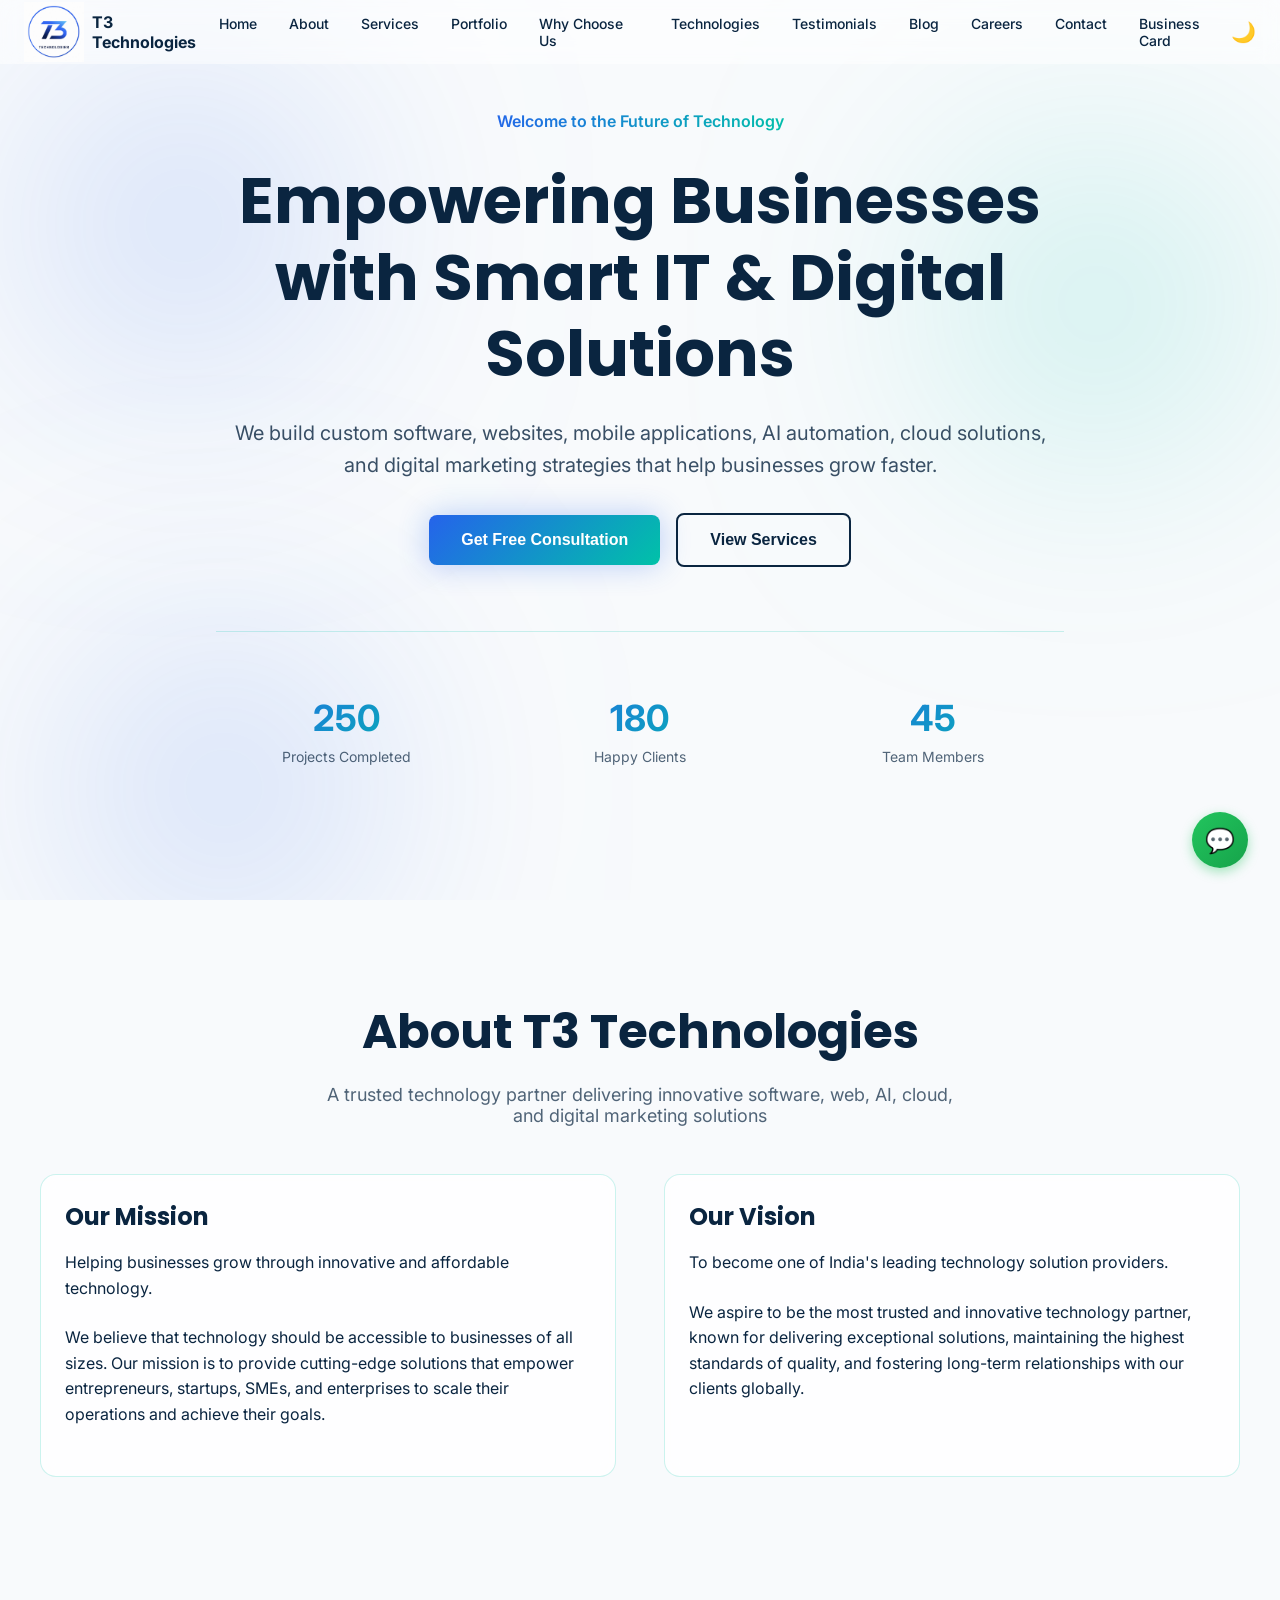
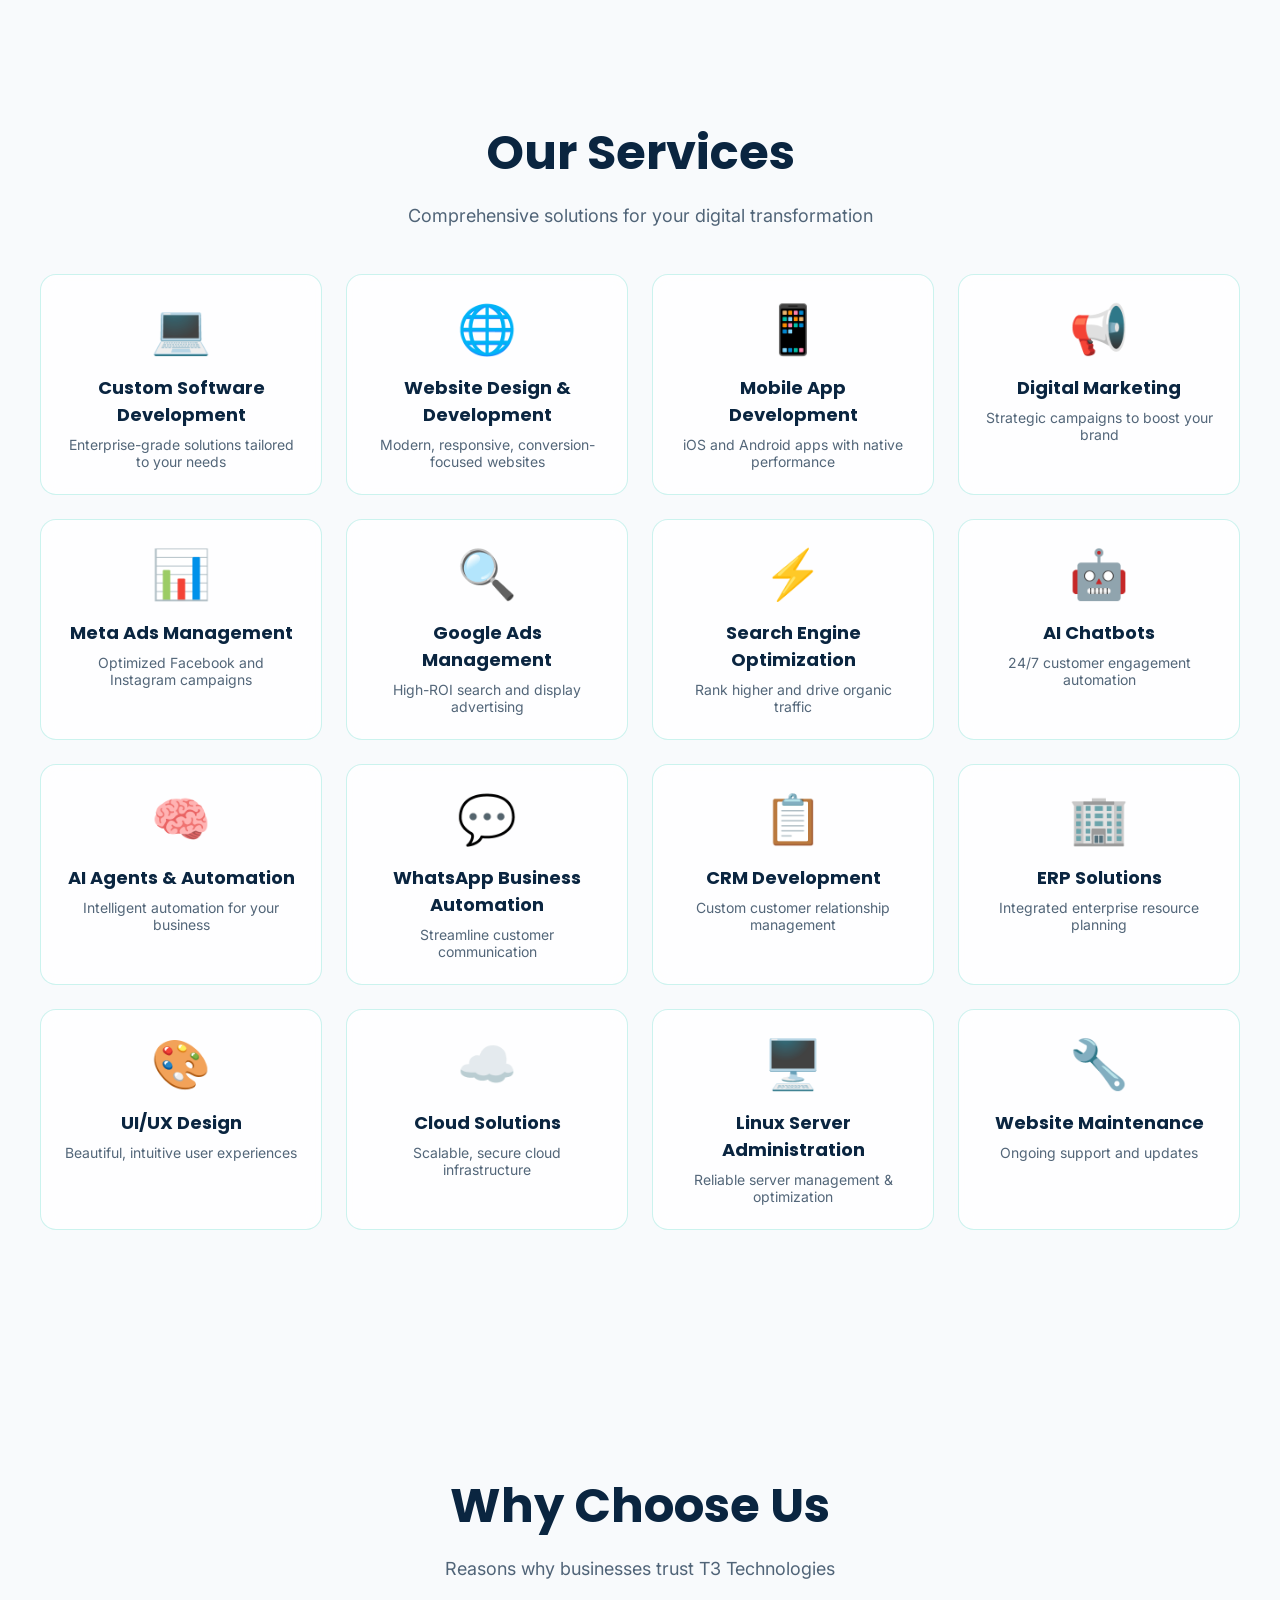
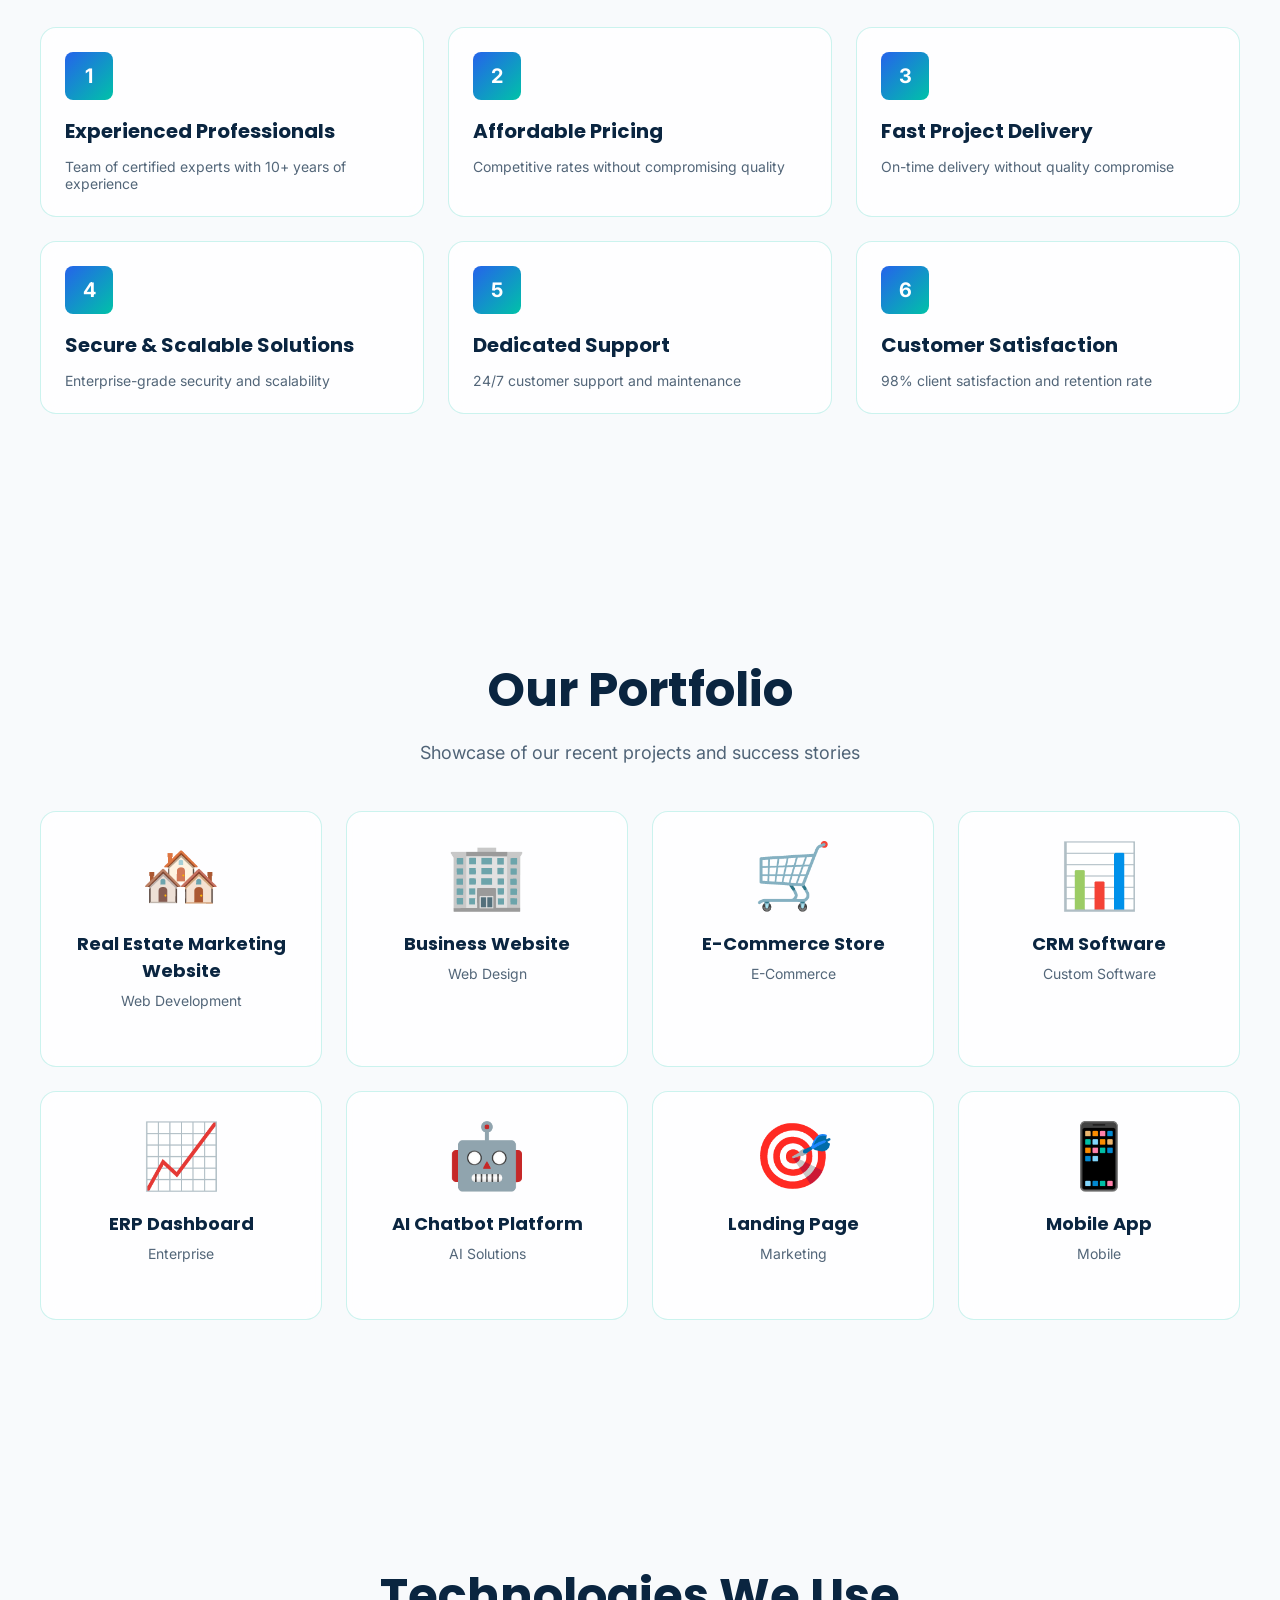
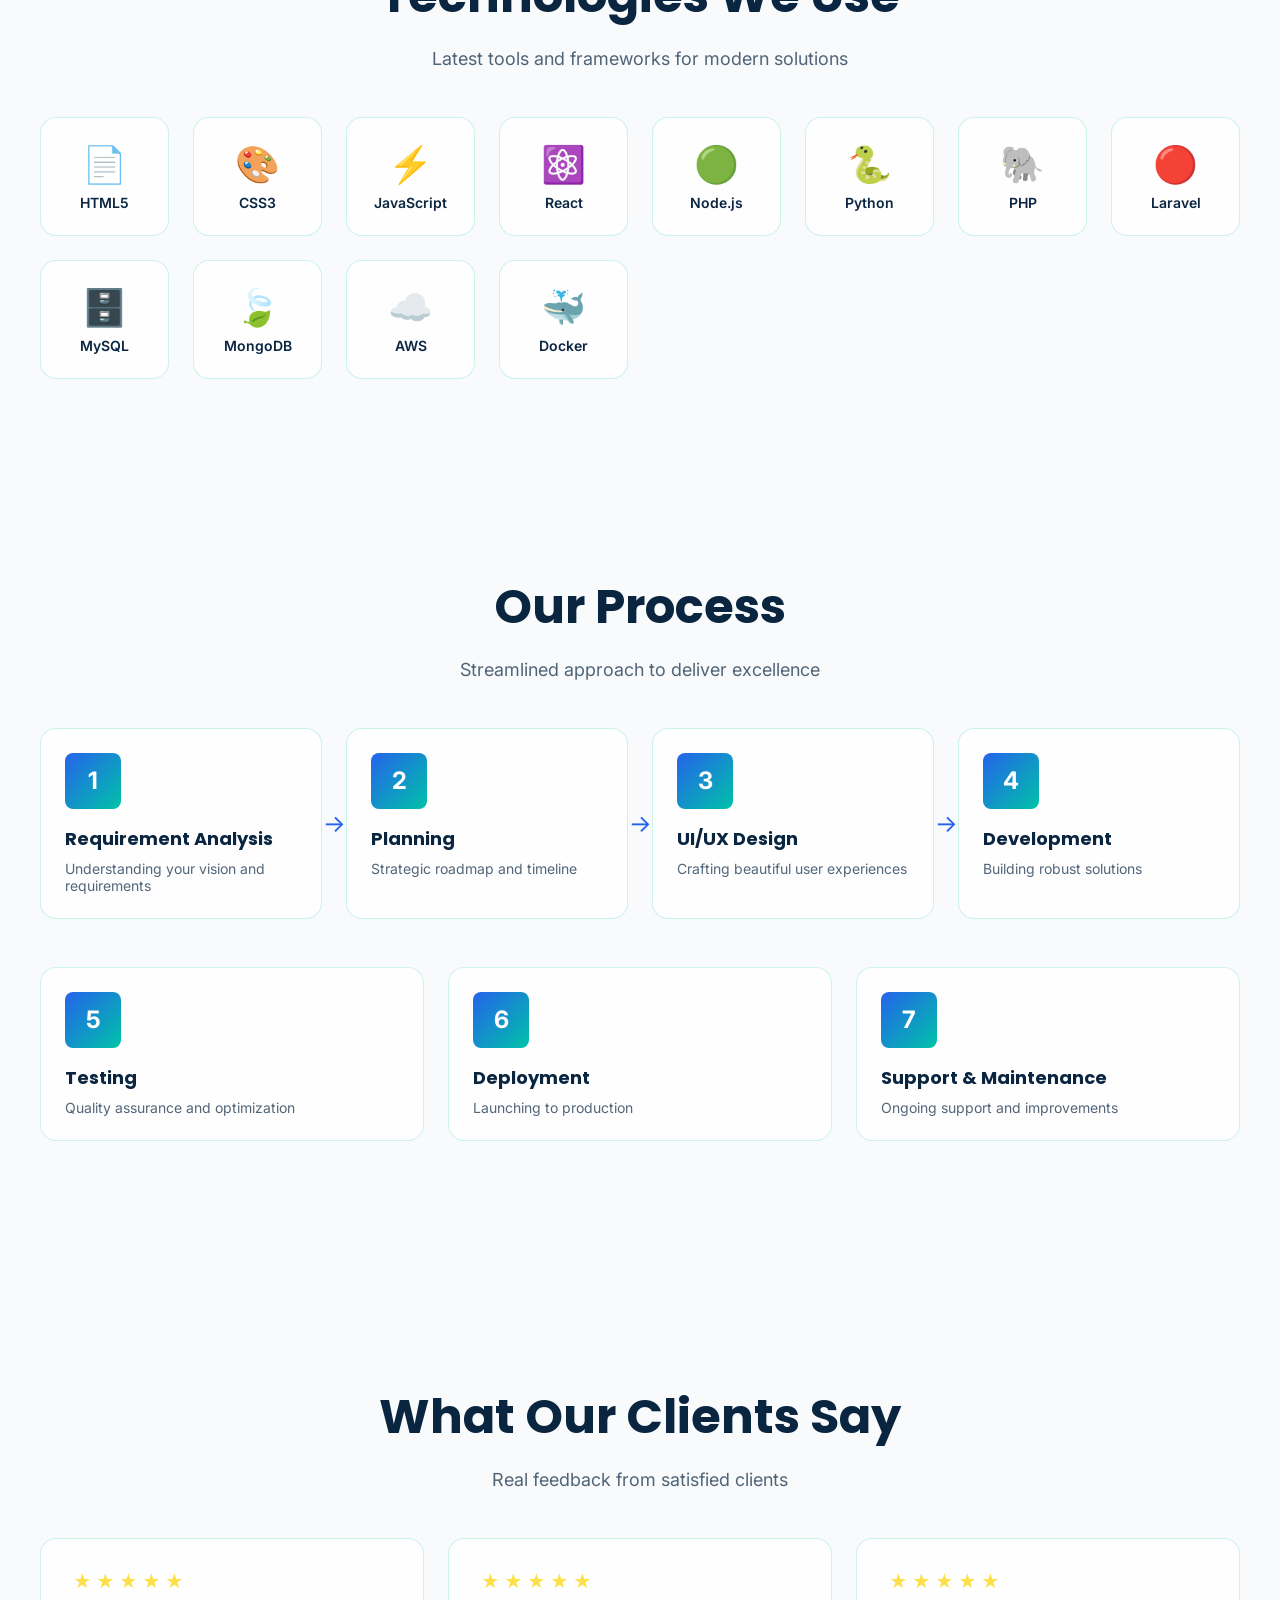
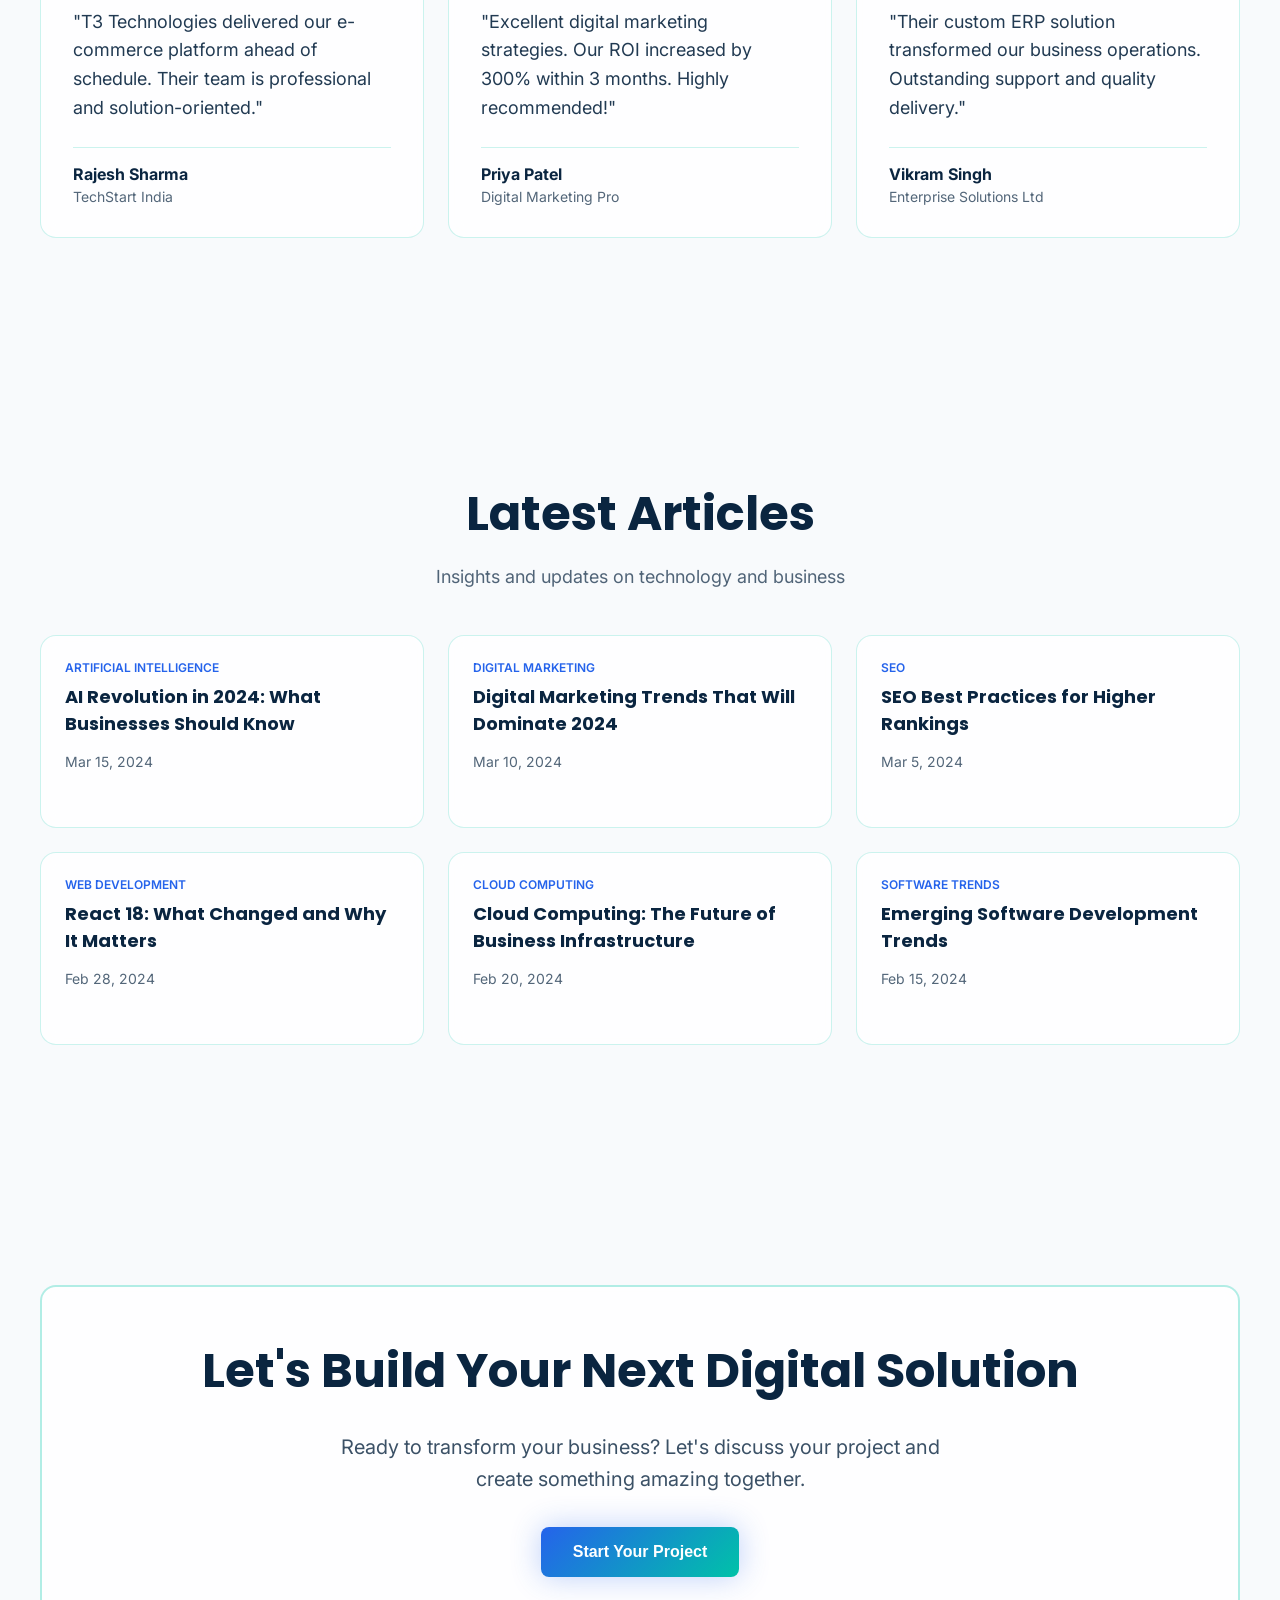
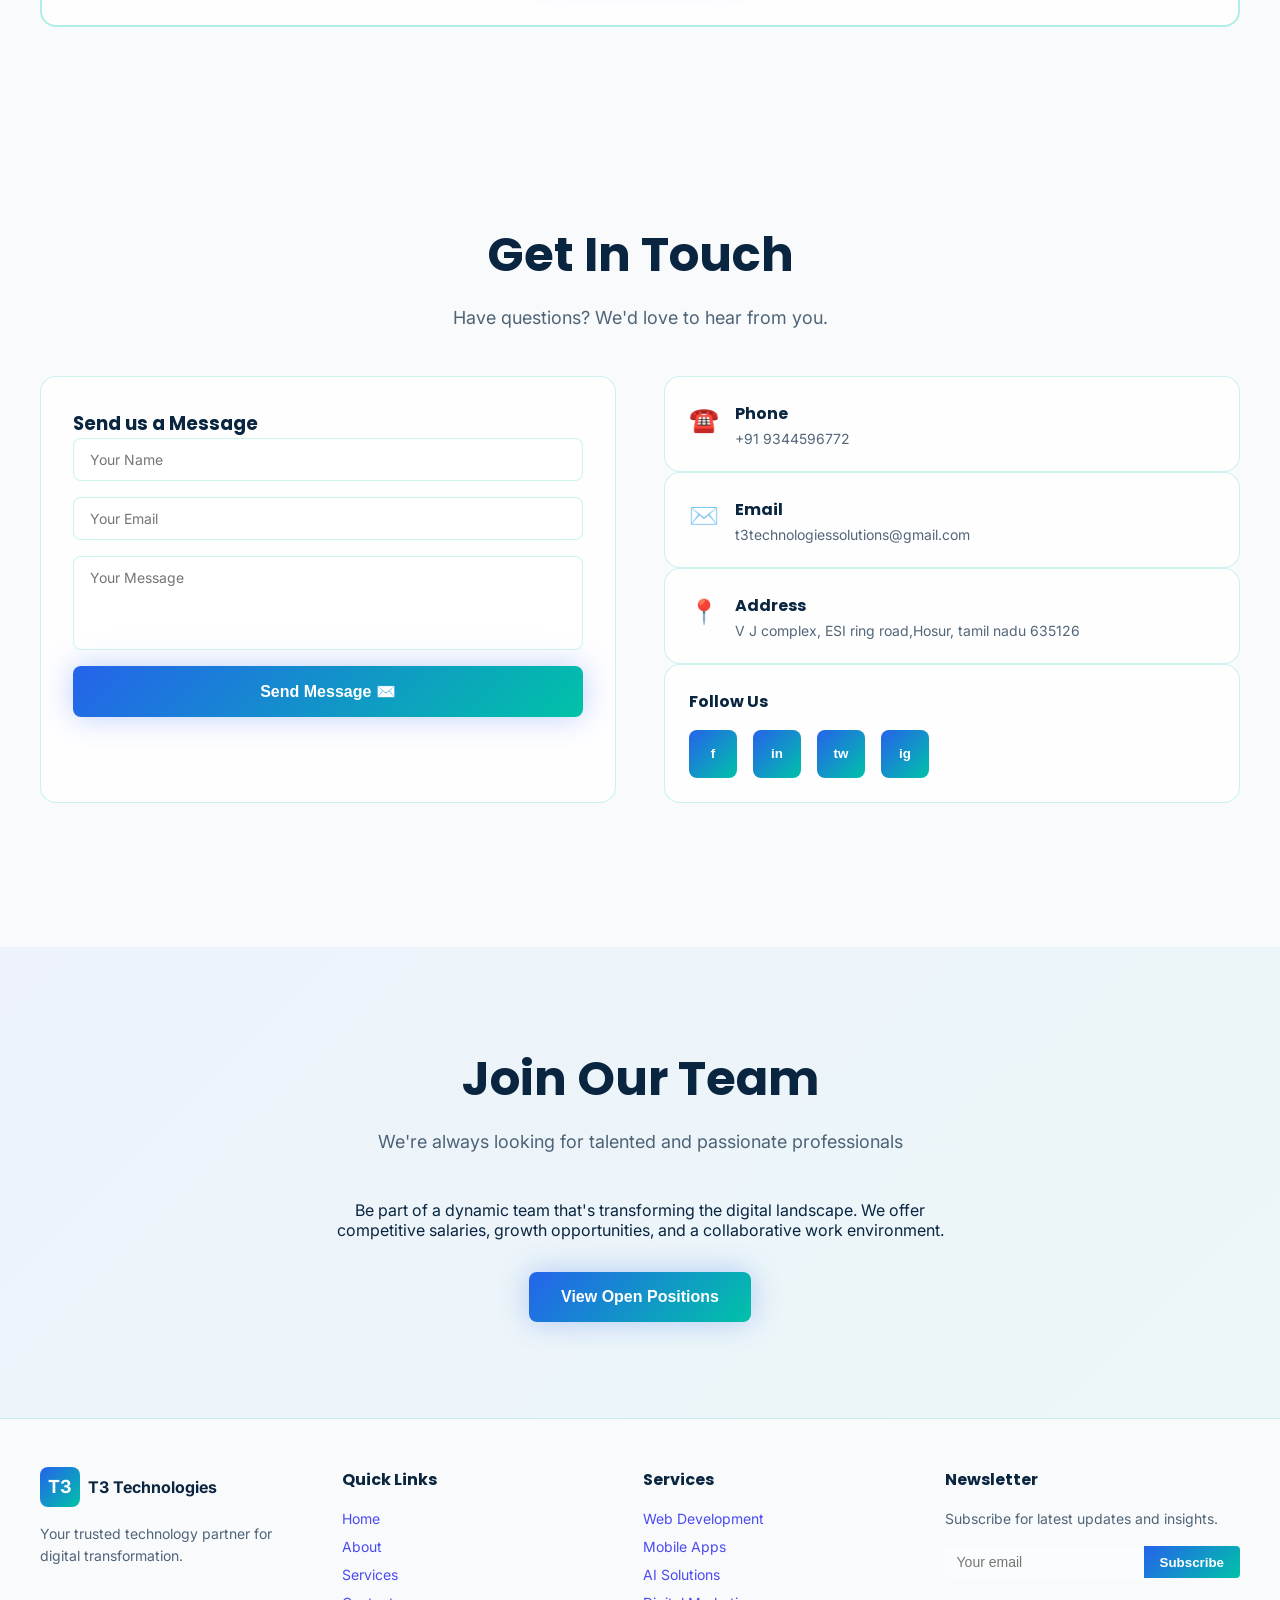
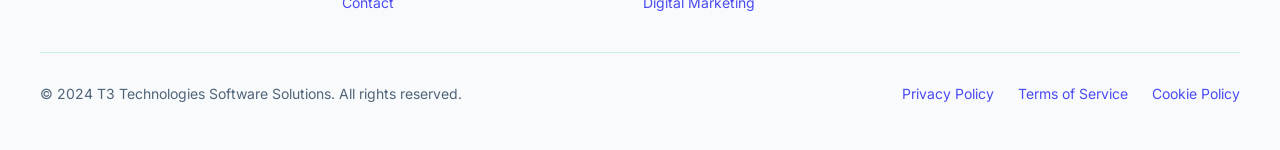
<file: index.html>
<!DOCTYPE html>
<html lang="en">
<head>
    <meta charset="UTF-8">
    <meta name="viewport" content="width=device-width, initial-scale=1.0">
    <title>T3 Technologies - IT & Digital Solutions</title>
    <link rel="preconnect" href="https://fonts.googleapis.com">
    <link rel="preconnect" href="https://fonts.gstatic.com" crossorigin>
    <link href="https://fonts.googleapis.com/css2?family=Poppins:wght@600;700;800&family=Inter:wght@400;500;600&display=swap" rel="stylesheet">
    
    <style>
        * {
            margin: 0;
            padding: 0;
            box-sizing: border-box;
        }

        html {
            scroll-behavior: smooth;
        }

        body {
            font-family: 'Inter', sans-serif;
            background-color: #F8FAFC;
            color: #0A2540;
            transition: background-color 0.3s, color 0.3s;
        }

        body.dark-mode {
            background-color: #0F1419;
            color: #F8FAFC;
        }

        /* Typography */
        h1, h2, h3, h4, h5, h6 {
            font-family: 'Poppins', sans-serif;
            font-weight: 700;
        }

        /* Scrollbar */
        ::-webkit-scrollbar {
            width: 10px;
        }

        ::-webkit-scrollbar-track {
            background: transparent;
        }

        ::-webkit-scrollbar-thumb {
            background: linear-gradient(to bottom, #2563EB, #00C2A8);
            border-radius: 10px;
        }

        ::-webkit-scrollbar-thumb:hover {
            background: linear-gradient(to bottom, #1d4ed8, #00a892);
        }

        /* Scroll Progress Bar */
        #scrollProgress {
            position: fixed;
            top: 0;
            left: 0;
            height: 4px;
            background: linear-gradient(to right, #00C2A8, #2563EB, #00C2A8);
            width: 0%;
            z-index: 9999;
            transition: width 0.1s ease;
        }

        /* Navigation */
        nav {
            position: fixed;
            width: 100%;
            top: 0;
            z-index: 40;
            backdrop-filter: blur(10px);
            transition: all 0.3s ease;
        }

        body.dark-mode nav {
            background-color: rgba(15, 20, 25, 0.5);
        }

        nav.light-mode {
            background-color: rgba(255, 255, 255, 0.5);
        }

        .nav-container {
            max-width: 1280px;
            margin: 0 auto;
            padding: 0 1.5rem;
            display: flex;
            justify-content: space-between;
            align-items: center;
            height: 64px;
        }

        .nav-logo {
            display: flex;
            align-items: center;
            gap: 8px;
            font-weight: 700;
        }

        .logo-box {
            width: 40px;
            height: 40px;
            background: linear-gradient(135deg, #2563EB, #00C2A8);
            border-radius: 8px;
            display: flex;
            align-items: center;
            justify-content: center;
            color: white;
            font-weight: bold;
            font-size: 18px;
        }

        .nav-links {
            display: none;
            gap: 32px;
        }

        .nav-links a {
            font-size: 14px;
            font-weight: 500;
            text-decoration: none;
            color: inherit;
            cursor: pointer;
            transition: color 0.3s;
        }

        .nav-links a:hover {
            color: #2563EB;
        }

        @media (min-width: 1024px) {
            .nav-links {
                display: flex;
            }
        }

        .nav-icons {
            display: flex;
            align-items: center;
            gap: 16px;
        }

        .icon-btn {
            background: none;
            border: none;
            cursor: pointer;
            font-size: 20px;
            transition: transform 0.3s;
        }

        .icon-btn:hover {
            transform: scale(1.1);
        }

        .menu-btn {
            display: block;
            background: none;
            border: none;
            cursor: pointer;
            font-size: 24px;
        }

        @media (min-width: 1024px) {
            .menu-btn {
                display: none;
            }
        }

        .mobile-menu {
            display: none;
            position: fixed;
            top: 64px;
            left: 0;
            right: 0;
            background: inherit;
            backdrop-filter: blur(10px);
            border-top: 1px solid rgba(0, 194, 168, 0.2);
            padding: 16px 0;
            z-index: 39;
        }

        .mobile-menu.active {
            display: block;
        }

        .mobile-menu a {
            display: block;
            padding: 12px 24px;
            text-decoration: none;
            color: inherit;
            transition: background-color 0.3s;
            cursor: pointer;
        }

        .mobile-menu a:hover {
            background-color: rgba(37, 99, 235, 0.1);
        }

        /* Main Container */
        .container {
            max-width: 1280px;
            margin: 0 auto;
            padding: 0 1.5rem;
        }

        /* Section Styles */
        section {
            padding: 96px 16px;
            position: relative;
        }

        section h2 {
            font-size: 48px;
            margin-bottom: 16px;
            text-align: center;
        }

        @media (max-width: 768px) {
            section h2 {
                font-size: 36px;
            }
        }

        .section-subtitle {
            font-size: 18px;
            opacity: 0.7;
            max-width: 640px;
            margin: 0 auto 48px;
            text-align: center;
        }

        /* Hero Section */
        #hero {
            min-height: 100vh;
            display: flex;
            align-items: center;
            justify-content: center;
            padding-top: 64px;
            overflow: hidden;
        }

        .hero-content {
            position: relative;
            z-index: 10;
            text-align: center;
            max-width: 896px;
            margin: 0 auto;
        }

        .hero-badge {
            display: inline-block;
            padding: 8px 16px;
            background: linear-gradient(to right, #2563EB, #00C2A8);
            background-clip: text;
            -webkit-background-clip: text;
            -webkit-text-fill-color: transparent;
            font-weight: 600;
            margin-bottom: 24px;
        }

        .hero-content h1 {
            font-size: 64px;
            line-height: 1.2;
            margin-bottom: 24px;
        }

        @media (max-width: 768px) {
            .hero-content h1 {
                font-size: 48px;
            }
        }

        .hero-content p {
            font-size: 20px;
            opacity: 0.8;
            margin-bottom: 32px;
            line-height: 1.6;
        }

        .hero-buttons {
            display: flex;
            flex-direction: column;
            gap: 16px;
            justify-content: center;
            align-items: center;
            margin-bottom: 64px;
        }

        @media (min-width: 640px) {
            .hero-buttons {
                flex-direction: row;
            }
        }

        .btn {
            padding: 16px 32px;
            font-size: 16px;
            font-weight: 600;
            border: none;
            border-radius: 8px;
            cursor: pointer;
            transition: all 0.3s;
        }

        .btn-primary {
            background: linear-gradient(135deg, #2563EB, #00C2A8);
            color: white;
            box-shadow: 0 0 30px rgba(37, 99, 235, 0.3);
        }

        .btn-primary:hover {
            box-shadow: 0 0 50px rgba(37, 99, 235, 0.5);
            transform: scale(1.05);
        }

        .btn-secondary {
            background: transparent;
            color: inherit;
            border: 2px solid currentColor;
        }

        .btn-secondary:hover {
            background-color: rgba(37, 99, 235, 0.1);
            transform: scale(1.05);
        }

        /* Animated Background */
        .hero-background {
            position: absolute;
            inset: 0;
            overflow: hidden;
        }

        .blob {
            position: absolute;
            border-radius: 50%;
            filter: blur(120px);
            opacity: 0.2;
            mix-blend-mode: multiply;
            animation: blob 7s infinite;
        }

        @keyframes blob {
            0%, 100% {
                transform: translate(0, 0) scale(1);
            }
            33% {
                transform: translate(30px, -50px) scale(1.1);
            }
            66% {
                transform: translate(-20px, 20px) scale(0.9);
            }
        }

        .blob1 {
            width: 288px;
            height: 288px;
            background: #2563EB;
            top: 80px;
            left: 40px;
            animation-delay: 0s;
        }

        .blob2 {
            width: 288px;
            height: 288px;
            background: #00C2A8;
            top: 160px;
            right: 40px;
            animation-delay: 2s;
        }

        .blob3 {
            width: 288px;
            height: 288px;
            background: #2563EB;
            bottom: -32px;
            left: 80px;
            animation-delay: 4s;
        }

        /* Hero Stats */
        .hero-stats {
            display: grid;
            grid-template-columns: repeat(3, 1fr);
            gap: 32px;
            margin-top: 64px;
            padding-top: 64px;
            border-top: 1px solid rgba(0, 194, 168, 0.2);
            text-align: center;
        }

        .stat-item {
            text-align: center;
        }

        .stat-number {
            font-size: 36px;
            font-weight: 700;
            background: linear-gradient(135deg, #2563EB, #00C2A8);
            background-clip: text;
            -webkit-background-clip: text;
            -webkit-text-fill-color: transparent;
        }

        .stat-label {
            font-size: 14px;
            opacity: 0.7;
            margin-top: 8px;
        }

        /* Cards */
        .card {
            backdrop-filter: blur(10px);
            background-color: rgba(255, 255, 255, 0.8);
            border: 1px solid rgba(0, 194, 168, 0.2);
            border-radius: 16px;
            padding: 24px;
            transition: all 0.3s;
        }

        body.dark-mode .card {
            background-color: rgba(37, 99, 235, 0.1);
        }

        .card:hover {
            transform: scale(1.05);
            box-shadow: 0 20px 40px rgba(37, 99, 235, 0.2);
        }

        /* Grid Layouts */
        .grid-2 {
            display: grid;
            grid-template-columns: 1fr;
            gap: 48px;
            margin-bottom: 48px;
        }

        @media (min-width: 768px) {
            .grid-2 {
                grid-template-columns: repeat(2, 1fr);
            }
        }

        .grid-3 {
            display: grid;
            grid-template-columns: 1fr;
            gap: 24px;
            margin-bottom: 48px;
        }

        @media (min-width: 768px) {
            .grid-3 {
                grid-template-columns: repeat(2, 1fr);
            }
        }

        @media (min-width: 1024px) {
            .grid-3 {
                grid-template-columns: repeat(3, 1fr);
            }
        }

        .grid-4 {
            display: grid;
            grid-template-columns: 1fr;
            gap: 24px;
            margin-bottom: 48px;
        }

        @media (min-width: 768px) {
            .grid-4 {
                grid-template-columns: repeat(2, 1fr);
            }
        }

        @media (min-width: 1024px) {
            .grid-4 {
                grid-template-columns: repeat(4, 1fr);
            }
        }

        /* About Section */
        .mission-card h3,
        .vision-card h3 {
            font-size: 24px;
            margin-bottom: 16px;
        }

        .mission-card p,
        .vision-card p {
            line-height: 1.6;
            margin-bottom: 24px;
        }

        /* Service Cards */
        .service-card {
            text-align: center;
        }

        .service-icon {
            font-size: 48px;
            margin-bottom: 16px;
        }

        .service-card h3 {
            font-size: 18px;
            margin-bottom: 8px;
        }

        .service-card p {
            font-size: 14px;
            opacity: 0.7;
        }

        /* Why Choose Section */
        .why-card {
            text-align: left;
        }

        .why-number {
            width: 48px;
            height: 48px;
            background: linear-gradient(135deg, #2563EB, #00C2A8);
            border-radius: 8px;
            display: flex;
            align-items: center;
            justify-content: center;
            color: white;
            font-weight: bold;
            font-size: 20px;
            margin-bottom: 16px;
        }

        .why-card h3 {
            font-size: 20px;
            margin-bottom: 12px;
        }

        .why-card p {
            opacity: 0.7;
            font-size: 14px;
        }

        /* Portfolio Cards */
        .portfolio-card {
            text-align: center;
            position: relative;
        }

        .portfolio-image {
            font-size: 64px;
            margin-bottom: 16px;
            text-align: center;
        }

        .portfolio-card h3 {
            font-size: 18px;
            margin-bottom: 8px;
        }

        .portfolio-card p {
            font-size: 14px;
            opacity: 0.7;
            margin-bottom: 16px;
        }

        .portfolio-link {
            display: flex;
            align-items: center;
            gap: 8px;
            justify-content: center;
            color: #2563EB;
            opacity: 0;
            transition: opacity 0.3s;
            font-size: 14px;
        }

        .portfolio-card:hover .portfolio-link {
            opacity: 1;
        }

        /* Tech Cards */
        .tech-card {
            text-align: center;
        }

        .tech-icon {
            font-size: 36px;
            margin-bottom: 8px;
        }

        .tech-card p {
            font-weight: 600;
            font-size: 14px;
        }

        /* Process Section */
        .process-step {
            position: relative;
        }

        .step-number {
            width: 56px;
            height: 56px;
            background: linear-gradient(135deg, #2563EB, #00C2A8);
            border-radius: 8px;
            display: flex;
            align-items: center;
            justify-content: center;
            color: white;
            font-size: 24px;
            font-weight: bold;
            margin-bottom: 16px;
        }

        .process-step h3 {
            font-size: 18px;
            margin-bottom: 8px;
        }

        .process-step p {
            font-size: 14px;
            opacity: 0.7;
        }

        .process-arrow {
            display: none;
            position: absolute;
            right: -24px;
            top: 50%;
            transform: translateY(-50%);
            color: #2563EB;
            font-size: 24px;
        }

        @media (min-width: 1024px) {
            .process-arrow {
                display: block;
            }

            .grid-4.process-grid > :last-child .process-arrow {
                display: none;
            }
        }

        /* Testimonials */
        .testimonial-card {
            padding: 32px;
        }

        .stars {
            display: flex;
            gap: 4px;
            margin-bottom: 16px;
        }

        .star {
            color: #FDE047;
            font-size: 18px;
        }

        .testimonial-text {
            font-size: 18px;
            margin-bottom: 24px;
            opacity: 0.9;
            line-height: 1.6;
        }

        .testimonial-author {
            border-top: 1px solid rgba(0, 194, 168, 0.2);
            padding-top: 16px;
        }

        .testimonial-name {
            font-weight: bold;
            margin-bottom: 4px;
        }

        .testimonial-company {
            font-size: 14px;
            opacity: 0.7;
        }

        /* Blog Section */
        .blog-card {
            padding: 24px;
            cursor: pointer;
        }

        .blog-category {
            font-size: 12px;
            color: #2563EB;
            font-weight: 600;
            margin-bottom: 8px;
        }

        .blog-card h3 {
            font-size: 18px;
            margin-bottom: 16px;
            transition: color 0.3s;
        }

        .blog-card:hover h3 {
            color: #2563EB;
        }

        .blog-date {
            font-size: 14px;
            opacity: 0.7;
            margin-bottom: 16px;
        }

        .blog-link {
            display: flex;
            align-items: center;
            gap: 8px;
            color: #2563EB;
            opacity: 0;
            transition: opacity 0.3s;
            font-size: 14px;
        }

        .blog-card:hover .blog-link {
            opacity: 1;
        }

        /* CTA Section */
        .cta-card {
            padding: 48px;
            border: 2px solid rgba(0, 194, 168, 0.3);
            text-align: center;
        }

        .cta-card h2 {
            font-size: 48px;
            margin-bottom: 24px;
        }

        .cta-card p {
            font-size: 20px;
            opacity: 0.8;
            max-width: 640px;
            margin: 0 auto 32px;
            line-height: 1.6;
        }

        /* Contact Section */
        .contact-grid {
            display: grid;
            grid-template-columns: 1fr;
            gap: 48px;
            margin-bottom: 48px;
        }

        @media (min-width: 768px) {
            .contact-grid {
                grid-template-columns: repeat(2, 1fr);
            }
        }

        .contact-form {
            display: flex;
            flex-direction: column;
            gap: 16px;
        }

        .form-group {
            display: flex;
            flex-direction: column;
        }

        .form-group label {
            display: none;
        }

        .form-group input,
        .form-group textarea {
            padding: 12px 16px;
            border: none;
            border-radius: 8px;
            backdrop-filter: blur(10px);
            background-color: rgba(255, 255, 255, 0.5);
            border: 1px solid rgba(0, 194, 168, 0.2);
            font-family: 'Inter', sans-serif;
            font-size: 14px;
            transition: all 0.3s;
            color: inherit;
        }

        body.dark-mode .form-group input,
        body.dark-mode .form-group textarea {
            background-color: rgba(30, 30, 30, 0.5);
        }

        .form-group input:focus,
        .form-group textarea:focus {
            outline: none;
            ring: 2px solid #2563EB;
            box-shadow: 0 0 0 3px rgba(37, 99, 235, 0.2);
        }

        .form-group textarea {
            resize: none;
        }

        .contact-info-item {
            display: flex;
            gap: 16px;
            padding: 24px;
        }

        .contact-icon {
            font-size: 24px;
            color: #2563EB;
            margin-top: 4px;
            flex-shrink: 0;
        }

        .contact-info-item h4 {
            font-size: 16px;
            margin-bottom: 4px;
        }

        .contact-info-item p {
            font-size: 14px;
            opacity: 0.7;
        }

        .social-links {
            display: flex;
            gap: 16px;
        }

        .social-btn {
            width: 48px;
            height: 48px;
            background: linear-gradient(135deg, #2563EB, #00C2A8);
            border: none;
            border-radius: 8px;
            color: white;
            cursor: pointer;
            font-weight: bold;
            transition: transform 0.3s;
        }

        .social-btn:hover {
            transform: scale(1.1);
        }

        /* Footer */
        footer {
            border-top: 1px solid rgba(0, 194, 168, 0.2);
            padding: 48px 16px;
        }

        .footer-content {
            max-width: 1280px;
            margin: 0 auto;
            padding: 0 1.5rem;
        }

        .footer-grid {
            display: grid;
            grid-template-columns: 1fr;
            gap: 32px;
            margin-bottom: 32px;
        }

        @media (min-width: 768px) {
            .footer-grid {
                grid-template-columns: repeat(4, 1fr);
            }
        }

        .footer-section h4 {
            font-size: 16px;
            margin-bottom: 16px;
        }

        .footer-section p {
            font-size: 14px;
            opacity: 0.7;
            line-height: 1.6;
            margin-bottom: 16px;
        }

        .footer-links {
            list-style: none;
        }

        .footer-links li {
            margin-bottom: 8px;
        }

        .footer-links a {
            font-size: 14px;
            opacity: 0.7;
            text-decoration: none;
            transition: color 0.3s;
        }

        .footer-links a:hover {
            color: #2563EB;
            opacity: 1;
        }

        .newsletter-form {
            display: flex;
            gap: 0;
        }

        .newsletter-form input {
            flex: 1;
            padding: 8px 12px;
            border: none;
            border-radius: 4px 0 0 4px;
            font-size: 14px;
            background-color: rgba(255, 255, 255, 0.5);
        }

        body.dark-mode .newsletter-form input {
            background-color: rgba(30, 30, 30, 0.5);
        }

        .newsletter-form button {
            padding: 8px 16px;
            background: linear-gradient(135deg, #2563EB, #00C2A8);
            color: white;
            border: none;
            border-radius: 0 4px 4px 0;
            cursor: pointer;
            font-weight: 600;
            transition: box-shadow 0.3s;
        }

        .newsletter-form button:hover {
            box-shadow: 0 0 20px rgba(37, 99, 235, 0.4);
        }

        .footer-bottom {
            border-top: 1px solid rgba(0, 194, 168, 0.2);
            padding-top: 32px;
            display: flex;
            flex-direction: column;
            gap: 16px;
        }

        @media (min-width: 768px) {
            .footer-bottom {
                flex-direction: row;
                justify-content: space-between;
                align-items: center;
            }
        }

        .footer-bottom p {
            font-size: 14px;
            opacity: 0.7;
        }

        .footer-links-bottom {
            display: flex;
            gap: 24px;
        }

        .footer-links-bottom a {
            font-size: 14px;
            opacity: 0.7;
            text-decoration: none;
            transition: color 0.3s;
        }

        .footer-links-bottom a:hover {
            color: #2563EB;
            opacity: 1;
        }

        /* Floating Buttons */
        .whatsapp-btn {
            position: fixed;
            bottom: 32px;
            right: 32px;
            width: 56px;
            height: 56px;
            background: linear-gradient(135deg, #22C55E, #16A34A);
            border: none;
            border-radius: 50%;
            color: white;
            font-size: 24px;
            cursor: pointer;
            box-shadow: 0 4px 12px rgba(34, 197, 94, 0.4);
            display: flex;
            align-items: center;
            justify-content: center;
            transition: transform 0.3s;
            z-index: 30;
            text-decoration: none;
        }

        .whatsapp-btn:hover {
            transform: scale(1.1);
        }

        .scroll-top-btn {
            position: fixed;
            bottom: 128px;
            right: 32px;
            width: 48px;
            height: 48px;
            background: linear-gradient(135deg, #2563EB, #00C2A8);
            border: none;
            border-radius: 50%;
            color: white;
            font-size: 20px;
            cursor: pointer;
            box-shadow: 0 4px 12px rgba(37, 99, 235, 0.4);
            display: none;
            align-items: center;
            justify-content: center;
            transition: all 0.3s;
            z-index: 30;
        }

        .scroll-top-btn.show {
            display: flex;
        }

        .scroll-top-btn:hover {
            transform: scale(1.1);
        }

        @media (max-width: 640px) {
            .whatsapp-btn,
            .scroll-top-btn {
                bottom: 24px;
                right: 24px;
                width: 48px;
                height: 48px;
                font-size: 20px;
            }

            .scroll-top-btn {
                bottom: 96px;
            }
        }

        /* Responsive */
        @media (max-width: 768px) {
            section {
                padding: 64px 16px;
            }

            .cta-card {
                padding: 32px 16px;
            }

            .cta-card h2 {
                font-size: 32px;
            }

            .cta-card p {
                font-size: 16px;
            }

            .logo-box + span {
                display: none;
            }
        }
    </style>
</head>
<body>
    <!-- Scroll Progress Bar -->
    <div id="scrollProgress"></div>

    <!-- Navigation -->
    <nav id="navbar">
        <div class="nav-container">
            <div class="nav-logo">

<img src="t3.jpeg" alt="T3 Technologies Logo" style="width:60px; height:auto;">

                <span id="logo-text">T3 Technologies</span>
            </div>

            <!-- Desktop Menu -->
            <div class="nav-links" id="navLinks">
                <a onclick="scrollToSection('hero')">Home</a>
                <a onclick="scrollToSection('about')">About</a>
                <a onclick="scrollToSection('services')">Services</a>
                <a onclick="scrollToSection('portfolio')">Portfolio</a>
                <a onclick="scrollToSection('why')">Why Choose Us</a>
                <a onclick="scrollToSection('technologies')">Technologies</a>
                <a onclick="scrollToSection('testimonials')">Testimonials</a>
                <a onclick="scrollToSection('blog')">Blog</a>
                <a onclick="scrollToSection('careers')">Careers</a>
                <a onclick="scrollToSection('contact')">Contact</a>
              <a href="digital_card.html">Business Card</a>
            </div>
            <div class="nav-icons">
                <button class="icon-btn" id="themeToggle" title="Toggle Dark Mode">🌙</button>
                <button class="menu-btn" id="menuBtn" onclick="toggleMobileMenu()">☰</button>
            </div>
        </div>

        <!-- Mobile Menu -->
        <div class="mobile-menu" id="mobileMenu">
            <a onclick="scrollToSection('hero')">Home</a>
            <a onclick="scrollToSection('about')">About</a>
            <a onclick="scrollToSection('services')">Services</a>
            <a onclick="scrollToSection('portfolio')">Portfolio</a>
            <a onclick="scrollToSection('why')">Why Choose Us</a>
            <a onclick="scrollToSection('technologies')">Technologies</a>
            <a onclick="scrollToSection('testimonials')">Testimonials</a>
            <a onclick="scrollToSection('blog')">Blog</a>
            <a onclick="scrollToSection('careers')">Careers</a>
            <a onclick="scrollToSection('contact')">Contact</a>
            <a href="digital_card.html">Business Card</a>
        </div>
    </nav>

    <!-- Hero Section -->
    <section id="hero">
        <div class="hero-background">
            <div class="blob blob1"></div>
            <div class="blob blob2"></div>
            <div class="blob blob3"></div>
        </div>

        <div class="container hero-content">
            <div class="hero-badge">Welcome to the Future of Technology</div>
            <h1>Empowering Businesses with Smart IT & Digital Solutions</h1>
            <p>We build custom software, websites, mobile applications, AI automation, cloud solutions, and digital marketing strategies that help businesses grow faster.</p>

            <div class="hero-buttons">
                
                <button class="btn btn-primary">Get Free Consultation</button>
                <button class="btn btn-secondary" onclick="scrollToSection('services')">View Services</button>
            </div>

            <div class="hero-stats">
                <div class="stat-item">
                    <div class="stat-number" id="projectCount">250</div>
                    <div class="stat-label">Projects Completed</div>
                </div>
                <div class="stat-item">
                    <div class="stat-number" id="clientCount">180</div>
                    <div class="stat-label">Happy Clients</div>
                </div>
                <div class="stat-item">
                    <div class="stat-number" id="teamCount">45</div>
                    <div class="stat-label">Team Members</div>
                </div>
            </div>
        </div>
    </section>

    <!-- About Section -->
    <section id="about">
        <div class="container">
            <h2>About T3 Technologies</h2>
            <p class="section-subtitle">A trusted technology partner delivering innovative software, web, AI, cloud, and digital marketing solutions</p>

            <div class="grid-2">
                <div class="card mission-card">
                    <h3>Our Mission</h3>
                    <p>Helping businesses grow through innovative and affordable technology.</p>
                    <p>We believe that technology should be accessible to businesses of all sizes. Our mission is to provide cutting-edge solutions that empower entrepreneurs, startups, SMEs, and enterprises to scale their operations and achieve their goals.</p>
                </div>

                <div class="card mission-card">
                    <h3>Our Vision</h3>
                    <p>To become one of India's leading technology solution providers.</p>
                    <p>We aspire to be the most trusted and innovative technology partner, known for delivering exceptional solutions, maintaining the highest standards of quality, and fostering long-term relationships with our clients globally.</p>
                </div>
            </div>
        </div>
    </section>

    <!-- Services Section -->
    <section id="services">
        <div class="container">
            <h2>Our Services</h2>
            <p class="section-subtitle">Comprehensive solutions for your digital transformation</p>

            <div class="grid-4">
                <div class="card service-card">
                    <div class="service-icon">💻</div>
                    <h3>Custom Software Development</h3>
                    <p>Enterprise-grade solutions tailored to your needs</p>
                </div>
                <div class="card service-card">
                    <div class="service-icon">🌐</div>
                    <h3>Website Design & Development</h3>
                    <p>Modern, responsive, conversion-focused websites</p>
                </div>
                <div class="card service-card">
                    <div class="service-icon">📱</div>
                    <h3>Mobile App Development</h3>
                    <p>iOS and Android apps with native performance</p>
                </div>
                <div class="card service-card">
                    <div class="service-icon">📢</div>
                    <h3>Digital Marketing</h3>
                    <p>Strategic campaigns to boost your brand</p>
                </div>
                <div class="card service-card">
                    <div class="service-icon">📊</div>
                    <h3>Meta Ads Management</h3>
                    <p>Optimized Facebook and Instagram campaigns</p>
                </div>
                <div class="card service-card">
                    <div class="service-icon">🔍</div>
                    <h3>Google Ads Management</h3>
                    <p>High-ROI search and display advertising</p>
                </div>
                <div class="card service-card">
                    <div class="service-icon">⚡</div>
                    <h3>Search Engine Optimization</h3>
                    <p>Rank higher and drive organic traffic</p>
                </div>
                <div class="card service-card">
                    <div class="service-icon">🤖</div>
                    <h3>AI Chatbots</h3>
                    <p>24/7 customer engagement automation</p>
                </div>
                <div class="card service-card">
                    <div class="service-icon">🧠</div>
                    <h3>AI Agents & Automation</h3>
                    <p>Intelligent automation for your business</p>
                </div>
                <div class="card service-card">
                    <div class="service-icon">💬</div>
                    <h3>WhatsApp Business Automation</h3>
                    <p>Streamline customer communication</p>
                </div>
                <div class="card service-card">
                    <div class="service-icon">📋</div>
                    <h3>CRM Development</h3>
                    <p>Custom customer relationship management</p>
                </div>
                <div class="card service-card">
                    <div class="service-icon">🏢</div>
                    <h3>ERP Solutions</h3>
                    <p>Integrated enterprise resource planning</p>
                </div>
                <div class="card service-card">
                    <div class="service-icon">🎨</div>
                    <h3>UI/UX Design</h3>
                    <p>Beautiful, intuitive user experiences</p>
                </div>
                <div class="card service-card">
                    <div class="service-icon">☁️</div>
                    <h3>Cloud Solutions</h3>
                    <p>Scalable, secure cloud infrastructure</p>
                </div>
                <div class="card service-card">
                    <div class="service-icon">🖥️</div>
                    <h3>Linux Server Administration</h3>
                    <p>Reliable server management & optimization</p>
                </div>
                <div class="card service-card">
                    <div class="service-icon">🔧</div>
                    <h3>Website Maintenance</h3>
                    <p>Ongoing support and updates</p>
                </div>
            </div>
        </div>
    </section>

    <!-- Why Choose Us Section -->
    <section id="why">
        <div class="container">
            <h2>Why Choose Us</h2>
            <p class="section-subtitle">Reasons why businesses trust T3 Technologies</p>

            <div class="grid-3">
                <div class="card why-card">
                    <div class="why-number">1</div>
                    <h3>Experienced Professionals</h3>
                    <p>Team of certified experts with 10+ years of experience</p>
                </div>
                <div class="card why-card">
                    <div class="why-number">2</div>
                    <h3>Affordable Pricing</h3>
                    <p>Competitive rates without compromising quality</p>
                </div>
                <div class="card why-card">
                    <div class="why-number">3</div>
                    <h3>Fast Project Delivery</h3>
                    <p>On-time delivery without quality compromise</p>
                </div>
                <div class="card why-card">
                    <div class="why-number">4</div>
                    <h3>Secure & Scalable Solutions</h3>
                    <p>Enterprise-grade security and scalability</p>
                </div>
                <div class="card why-card">
                    <div class="why-number">5</div>
                    <h3>Dedicated Support</h3>
                    <p>24/7 customer support and maintenance</p>
                </div>
                <div class="card why-card">
                    <div class="why-number">6</div>
                    <h3>Customer Satisfaction</h3>
                    <p>98% client satisfaction and retention rate</p>
                </div>
            </div>
        </div>
    </section>

    <!-- Portfolio Section -->
    <section id="portfolio">
        <div class="container">
            <h2>Our Portfolio</h2>
            <p class="section-subtitle">Showcase of our recent projects and success stories</p>

            <div class="grid-4">
                <div class="card portfolio-card">
                    <div class="portfolio-image">🏘️</div>
                    <h3>Real Estate Marketing Website</h3>
                    <p>Web Development</p>
                    <div class="portfolio-link">View Project →</div>
                </div>
                <div class="card portfolio-card">
                    <div class="portfolio-image">🏢</div>
                    <h3>Business Website</h3>
                    <p>Web Design</p>
                    <div class="portfolio-link">View Project →</div>
                </div>
                <div class="card portfolio-card">
                    <div class="portfolio-image">🛒</div>
                    <h3>E-Commerce Store</h3>
                    <p>E-Commerce</p>
                    <div class="portfolio-link">View Project →</div>
                </div>
                <div class="card portfolio-card">
                    <div class="portfolio-image">📊</div>
                    <h3>CRM Software</h3>
                    <p>Custom Software</p>
                    <div class="portfolio-link">View Project →</div>
                </div>
                <div class="card portfolio-card">
                    <div class="portfolio-image">📈</div>
                    <h3>ERP Dashboard</h3>
                    <p>Enterprise</p>
                    <div class="portfolio-link">View Project →</div>
                </div>
                <div class="card portfolio-card">
                    <div class="portfolio-image">🤖</div>
                    <h3>AI Chatbot Platform</h3>
                    <p>AI Solutions</p>
                    <div class="portfolio-link">View Project →</div>
                </div>
                <div class="card portfolio-card">
                    <div class="portfolio-image">🎯</div>
                    <h3>Landing Page</h3>
                    <p>Marketing</p>
                    <div class="portfolio-link">View Project →</div>
                </div>
                <div class="card portfolio-card">
                    <div class="portfolio-image">📱</div>
                    <h3>Mobile App</h3>
                    <p>Mobile</p>
                    <div class="portfolio-link">View Project →</div>
                </div>
            </div>
        </div>
    </section>

    <!-- Technologies Section -->
    <section id="technologies">
        <div class="container">
            <h2>Technologies We Use</h2>
            <p class="section-subtitle">Latest tools and frameworks for modern solutions</p>

            <div style="display: grid; grid-template-columns: repeat(auto-fit, minmax(120px, 1fr)); gap: 24px;">
                <div class="card tech-card">
                    <div class="tech-icon">📄</div>
                    <p>HTML5</p>
                </div>
                <div class="card tech-card">
                    <div class="tech-icon">🎨</div>
                    <p>CSS3</p>
                </div>
                <div class="card tech-card">
                    <div class="tech-icon">⚡</div>
                    <p>JavaScript</p>
                </div>
                <div class="card tech-card">
                    <div class="tech-icon">⚛️</div>
                    <p>React</p>
                </div>
                <div class="card tech-card">
                    <div class="tech-icon">🟢</div>
                    <p>Node.js</p>
                </div>
                <div class="card tech-card">
                    <div class="tech-icon">🐍</div>
                    <p>Python</p>
                </div>
                <div class="card tech-card">
                    <div class="tech-icon">🐘</div>
                    <p>PHP</p>
                </div>
                <div class="card tech-card">
                    <div class="tech-icon">🔴</div>
                    <p>Laravel</p>
                </div>
                <div class="card tech-card">
                    <div class="tech-icon">🗄️</div>
                    <p>MySQL</p>
                </div>
                <div class="card tech-card">
                    <div class="tech-icon">🍃</div>
                    <p>MongoDB</p>
                </div>
                <div class="card tech-card">
                    <div class="tech-icon">☁️</div>
                    <p>AWS</p>
                </div>
                <div class="card tech-card">
                    <div class="tech-icon">🐳</div>
                    <p>Docker</p>
                </div>
            </div>
        </div>
    </section>

    <!-- Process Section -->
    <section id="process">
        <div class="container">
            <h2>Our Process</h2>
            <p class="section-subtitle">Streamlined approach to deliver excellence</p>

            <div class="grid-4 process-grid">
                <div class="card process-step">
                    <div class="step-number">1</div>
                    <h3>Requirement Analysis</h3>
                    <p>Understanding your vision and requirements</p>
                    <div class="process-arrow">→</div>
                </div>
                <div class="card process-step">
                    <div class="step-number">2</div>
                    <h3>Planning</h3>
                    <p>Strategic roadmap and timeline</p>
                    <div class="process-arrow">→</div>
                </div>
                <div class="card process-step">
                    <div class="step-number">3</div>
                    <h3>UI/UX Design</h3>
                    <p>Crafting beautiful user experiences</p>
                    <div class="process-arrow">→</div>
                </div>
                <div class="card process-step">
                    <div class="step-number">4</div>
                    <h3>Development</h3>
                    <p>Building robust solutions</p>
                </div>
            </div>

            <div class="grid-3" style="margin-top: 24px;">
                <div class="card process-step">
                    <div class="step-number">5</div>
                    <h3>Testing</h3>
                    <p>Quality assurance and optimization</p>
                </div>
                <div class="card process-step">
                    <div class="step-number">6</div>
                    <h3>Deployment</h3>
                    <p>Launching to production</p>
                </div>
                <div class="card process-step">
                    <div class="step-number">7</div>
                    <h3>Support & Maintenance</h3>
                    <p>Ongoing support and improvements</p>
                </div>
            </div>
        </div>
    </section>

    <!-- Testimonials Section -->
    <section id="testimonials">
        <div class="container">
            <h2>What Our Clients Say</h2>
            <p class="section-subtitle">Real feedback from satisfied clients</p>

            <div class="grid-3">
                <div class="card testimonial-card">
                    <div class="stars">
                        <span class="star">★</span>
                        <span class="star">★</span>
                        <span class="star">★</span>
                        <span class="star">★</span>
                        <span class="star">★</span>
                    </div>
                    <p class="testimonial-text">"T3 Technologies delivered our e-commerce platform ahead of schedule. Their team is professional and solution-oriented."</p>
                    <div class="testimonial-author">
                        <div class="testimonial-name">Rajesh Sharma</div>
                        <div class="testimonial-company">TechStart India</div>
                    </div>
                </div>

                <div class="card testimonial-card">
                    <div class="stars">
                        <span class="star">★</span>
                        <span class="star">★</span>
                        <span class="star">★</span>
                        <span class="star">★</span>
                        <span class="star">★</span>
                    </div>
                    <p class="testimonial-text">"Excellent digital marketing strategies. Our ROI increased by 300% within 3 months. Highly recommended!"</p>
                    <div class="testimonial-author">
                        <div class="testimonial-name">Priya Patel</div>
                        <div class="testimonial-company">Digital Marketing Pro</div>
                    </div>
                </div>

                <div class="card testimonial-card">
                    <div class="stars">
                        <span class="star">★</span>
                        <span class="star">★</span>
                        <span class="star">★</span>
                        <span class="star">★</span>
                        <span class="star">★</span>
                    </div>
                    <p class="testimonial-text">"Their custom ERP solution transformed our business operations. Outstanding support and quality delivery."</p>
                    <div class="testimonial-author">
                        <div class="testimonial-name">Vikram Singh</div>
                        <div class="testimonial-company">Enterprise Solutions Ltd</div>
                    </div>
                </div>
            </div>
        </div>
    </section>

    <!-- Blog Section -->
    <section id="blog">
        <div class="container">
            <h2>Latest Articles</h2>
            <p class="section-subtitle">Insights and updates on technology and business</p>

            <div class="grid-3">
                <div class="card blog-card">
                    <div class="blog-category">ARTIFICIAL INTELLIGENCE</div>
                    <h3>AI Revolution in 2024: What Businesses Should Know</h3>
                    <p class="blog-date">Mar 15, 2024</p>
                    <div class="blog-link">Read More →</div>
                </div>

                <div class="card blog-card">
                    <div class="blog-category">DIGITAL MARKETING</div>
                    <h3>Digital Marketing Trends That Will Dominate 2024</h3>
                    <p class="blog-date">Mar 10, 2024</p>
                    <div class="blog-link">Read More →</div>
                </div>

                <div class="card blog-card">
                    <div class="blog-category">SEO</div>
                    <h3>SEO Best Practices for Higher Rankings</h3>
                    <p class="blog-date">Mar 5, 2024</p>
                    <div class="blog-link">Read More →</div>
                </div>

                <div class="card blog-card">
                    <div class="blog-category">WEB DEVELOPMENT</div>
                    <h3>React 18: What Changed and Why It Matters</h3>
                    <p class="blog-date">Feb 28, 2024</p>
                    <div class="blog-link">Read More →</div>
                </div>

                <div class="card blog-card">
                    <div class="blog-category">CLOUD COMPUTING</div>
                    <h3>Cloud Computing: The Future of Business Infrastructure</h3>
                    <p class="blog-date">Feb 20, 2024</p>
                    <div class="blog-link">Read More →</div>
                </div>

                <div class="card blog-card">
                    <div class="blog-category">SOFTWARE TRENDS</div>
                    <h3>Emerging Software Development Trends</h3>
                    <p class="blog-date">Feb 15, 2024</p>
                    <div class="blog-link">Read More →</div>
                </div>
            </div>
        </div>
    </section>

    <!-- CTA Section -->
    <section id="cta">
        <div class="container">
            <div class="card cta-card">
                <h2>Let's Build Your Next Digital Solution</h2>
                <p>Ready to transform your business? Let's discuss your project and create something amazing together.</p>
                <button class="btn btn-primary">Start Your Project</button>
            </div>
        </div>
    </section>

    <!-- Contact Section -->
    <section id="contact">
        <div class="container">
            <h2>Get In Touch</h2>
            <p class="section-subtitle">Have questions? We'd love to hear from you.</p>

            <div class="contact-grid">
                <!-- Contact Form -->
                <div class="card" style="padding: 32px;">
                    <h3>Send us a Message</h3>
                    <form class="contact-form" id="contactForm">
                        <div class="form-group">
                            <label>Name</label>
                            <input type="text" placeholder="Your Name" required>
                        </div>
                        <div class="form-group">
                            <label>Email</label>
                            <input type="email" placeholder="Your Email" required>
                        </div>
                        <div class="form-group">
                            <label>Message</label>
                            <textarea placeholder="Your Message" rows="4" required></textarea>
                        </div>
                        <button type="submit" class="btn btn-primary" style="width: 100%;">Send Message ✉️</button>
                    </form>
                </div>

                <!-- Contact Info -->
                <div>
                    <div class="card contact-info-item">
                        <span class="contact-icon">☎️</span>
                        <div>
                            <h4>Phone</h4>
                            <p>+91 9344596772</p>
                        </div>
                    </div>

                    <div class="card contact-info-item">
                        <span class="contact-icon">✉️</span>
                        <div>
                            <h4>Email</h4>
                            <p>t3technologiessolutions@gmail.com</p>
                        </div>
                    </div>

                    <div class="card contact-info-item">
                        <span class="contact-icon">📍</span>
                        <div>
                            <h4>Address</h4>
                            <p> V J complex, ESI ring road,Hosur, tamil nadu 635126</p>
                        </div>
                    </div>

                    <div class="card" style="padding: 24px;">
                        <h4 style="margin-bottom: 16px;">Follow Us</h4>
                        <div class="social-links">
                            <button class="social-btn" title="Facebook">f</button>
                            <button class="social-btn" title="LinkedIn">in</button>
                            <button class="social-btn" title="Twitter">tw</button>
                            <button class="social-btn" title="Instagram">ig</button>
                        </div>
                    </div>
                </div>
            </div>
        </div>
    </section>

    <!-- Careers Section (Placeholder) -->
    <section id="careers" style="background: linear-gradient(135deg, rgba(37, 99, 235, 0.05), rgba(0, 194, 168, 0.05));">
        <div class="container" style="text-align: center;">
            <h2>Join Our Team</h2>
            <p class="section-subtitle">We're always looking for talented and passionate professionals</p>
            <p style="margin-bottom: 32px; max-width: 640px; margin-left: auto; margin-right: auto;">
                Be part of a dynamic team that's transforming the digital landscape. We offer competitive salaries, growth opportunities, and a collaborative work environment.
            </p>
            <button class="btn btn-primary">View Open Positions</button>
        </div>
    </section>

    <!-- Footer -->
    <footer>
        <div class="footer-content">
            <div class="footer-grid">
                <div class="footer-section">
                    <div style="display: flex; align-items: center; gap: 8px; margin-bottom: 16px;">
                        <div class="logo-box">T3</div>
                        <span style="font-weight: bold;">T3 Technologies</span>
                    </div>
                    <p>Your trusted technology partner for digital transformation.</p>
                </div>

                <div class="footer-section">
                    <h4>Quick Links</h4>
                    <ul class="footer-links">
                        <li><a href="#hero">Home</a></li>
                        <li><a href="#about">About</a></li>
                        <li><a href="#services">Services</a></li>
                        <li><a href="#contact">Contact</a></li>
                    </ul>
                </div>

                <div class="footer-section">
                    <h4>Services</h4>
                    <ul class="footer-links">
                        <li><a href="#services">Web Development</a></li>
                        <li><a href="#services">Mobile Apps</a></li>
                        <li><a href="#services">AI Solutions</a></li>
                        <li><a href="#services">Digital Marketing</a></li>
                    </ul>
                </div>

                <div class="footer-section">
                    <h4>Newsletter</h4>
                    <p>Subscribe for latest updates and insights.</p>
                    <form class="newsletter-form" onsubmit="handleNewsletterSubmit(event)">
                        <input type="email" placeholder="Your email" required>
                        <button type="submit">Subscribe</button>
                    </form>
                </div>
            </div>

            <div class="footer-bottom">
                <p>&copy; 2024 T3 Technologies Software Solutions. All rights reserved.</p>
                <div class="footer-links-bottom">
                    <a href="#">Privacy Policy</a>
                    <a href="#">Terms of Service</a>
                    <a href="#">Cookie Policy</a>
                </div>
            </div>
        </div>
    </footer>

    <!-- WhatsApp Button -->
    <a href="https://wa.me/919344596772" class="whatsapp-btn" title="Chat on WhatsApp" target="_blank">💬</a>

    <!-- Scroll to Top Button -->
    <button class="scroll-top-btn" id="scrollTopBtn" onclick="scrollToTop()" title="Scroll to top">↑</button>

    <!-- Scroll to Botom Button -->
    <button class="scroll-top-btn" id="scrollTopBtn" onclick="scrollToTop()" title="Scroll to top">↓</button>
    
    <script>
        // Dark Mode Toggle
        const themeToggle = document.getElementById('themeToggle');
        const navbar = document.getElementById('navbar');

        themeToggle.addEventListener('click', () => {
            document.body.classList.toggle('dark-mode');
            navbar.classList.toggle('light-mode');
            themeToggle.textContent = document.body.classList.contains('dark-mode') ? '☀️' : '🌙';
            localStorage.setItem('darkMode', document.body.classList.contains('dark-mode'));
        });

        // Load dark mode preference
        if (localStorage.getItem('darkMode') === 'true') {
            document.body.classList.add('dark-mode');
            navbar.classList.remove('light-mode');
            themeToggle.textContent = '☀️';
        } else {
            navbar.classList.add('light-mode');
        }

        // Mobile Menu Toggle
        function toggleMobileMenu() {
            const mobileMenu = document.getElementById('mobileMenu');
            mobileMenu.classList.toggle('active');
        }

        // Close mobile menu when a link is clicked
        document.querySelectorAll('.mobile-menu a').forEach(link => {
            link.addEventListener('click', () => {
                document.getElementById('mobileMenu').classList.remove('active');
            });
        });

        // Scroll Progress Bar
        window.addEventListener('scroll', () => {
            const scrollTop = window.scrollY;
            const docHeight = document.documentElement.scrollHeight - window.innerHeight;
            const scrollPercent = (scrollTop / docHeight) * 100;
            document.getElementById('scrollProgress').style.width = scrollPercent + '%';

            // Show/Hide scroll top button
            const scrollTopBtn = document.getElementById('scrollTopBtn');
            if (scrollTop > 300) {
                scrollTopBtn.classList.add('show');
            } else {
                scrollTopBtn.classList.remove('show');
            }

            // Animate counters
            if (scrollTop > 800) {
                if (document.getElementById('projectCount').textContent === '250') return;
                document.getElementById('projectCount').textContent = '250';
                document.getElementById('clientCount').textContent = '180';
                document.getElementById('teamCount').textContent = '45';
            }
        });

        // Scroll to Section
        function scrollToSection(sectionId) {
            const section = document.getElementById(sectionId);
            if (section) {
                section.scrollIntoView({ behavior: 'smooth' });
                document.getElementById('mobileMenu').classList.remove('active');
            }
        }

        // Scroll to Top
        function scrollToTop() {
            window.scrollTo({ top: 0, behavior: 'smooth' });
        }

        // Contact Form Submission
        document.getElementById('contactForm').addEventListener('submit', function(e) {
            e.preventDefault();
            alert('Thank you for your message! We will get back to you soon.');
            this.reset();
        });

        // Newsletter Form Submission
        function handleNewsletterSubmit(e) {
            e.preventDefault();
            alert('Thank you for subscribing!');
            e.target.reset();
        }

        // Smooth scroll behavior for navigation
        document.querySelectorAll('a[href^="#"]').forEach(anchor => {
            anchor.addEventListener('click', function (e) {
                e.preventDefault();
                const target = document.querySelector(this.getAttribute('href'));
                if (target) {
                    target.scrollIntoView({ behavior: 'smooth' });
                }
            });
        });
    </script>
</body>
</html>
</file>
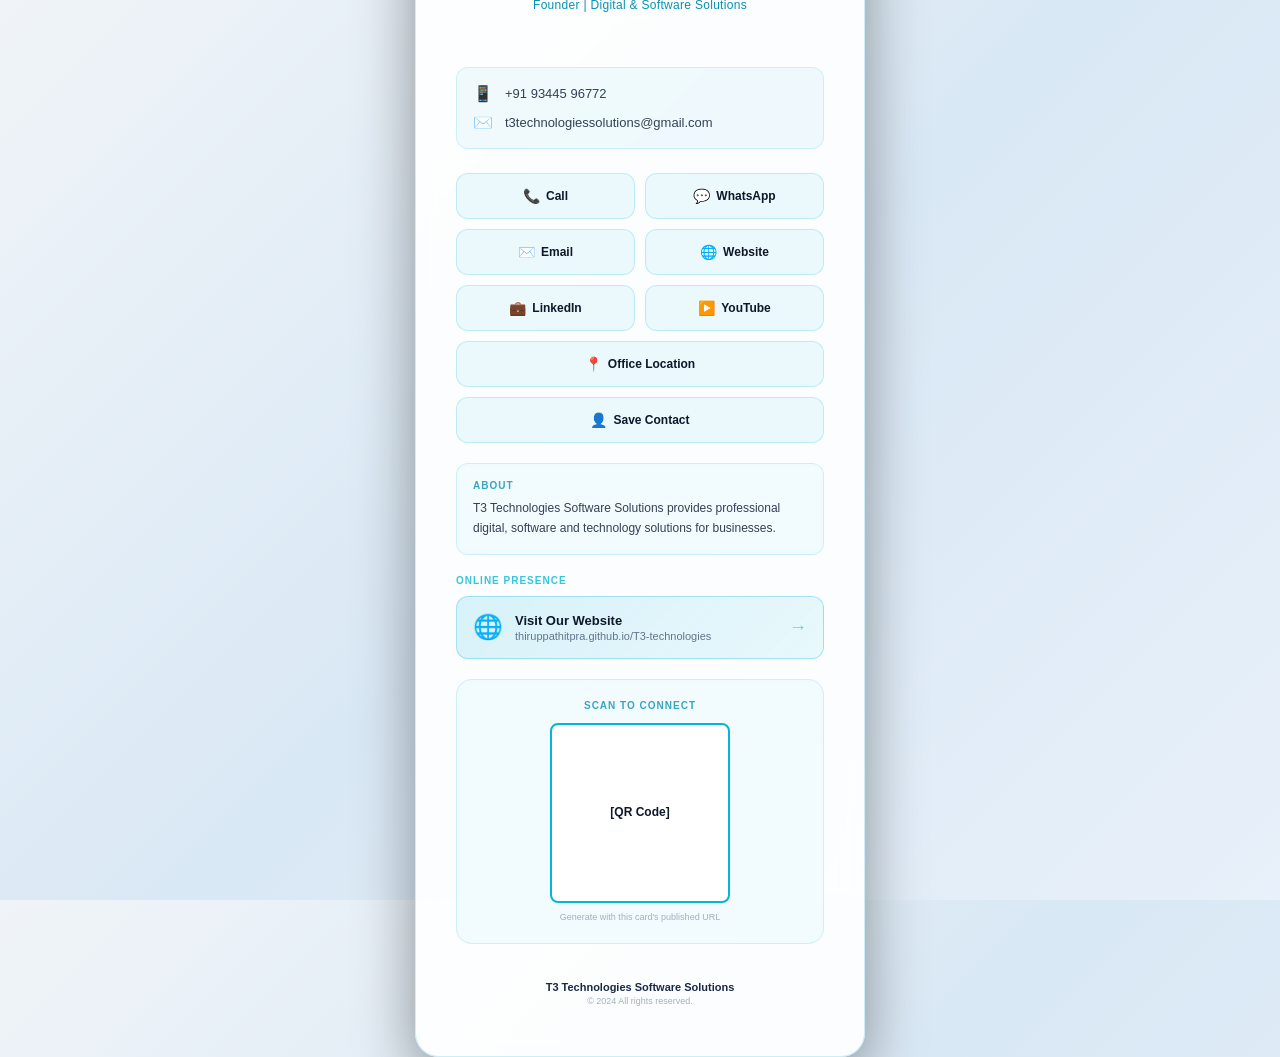
<file: Digital Business Card.html>
<!DOCTYPE html>
<html lang="en">
<head>
    <meta charset="UTF-8">
    <meta name="viewport" content="width=device-width, initial-scale=1.0, maximum-scale=5.0, user-scalable=yes">
    <meta name="description" content="T3 Technologies Software Solutions - Thiruppathi Jayavel">
    <meta name="theme-color" content="#0F172A">
    <title>T3 Technologies - Thiruppathi Jayavel | Digital Business Card</title>
    <style>
        * {
            margin: 0;
            padding: 0;
            box-sizing: border-box;
            -webkit-tap-highlight-color: transparent;
        }

        html, body {
            width: 100%;
            height: 100%;
        }

        body {
            font-family: -apple-system, BlinkMacSystemFont, 'Segoe UI', 'Roboto', 'Oxygen', 'Ubuntu', 'Cantarell', 'Fira Sans', 'Droid Sans', 'Helvetica Neue', sans-serif;
            background: linear-gradient(135deg, #0F172A 0%, #1a2847 50%, #0d1b2a 100%);
            color: #f8f9fa;
            min-height: 100vh;
            display: flex;
            flex-direction: column;
            align-items: center;
            justify-content: center;
            padding: 16px;
            background-attachment: fixed;
            font-size: 16px;
        }

        .wrapper {
            width: 100%;
            max-width: 450px;
            display: flex;
            flex-direction: column;
            gap: 16px;
        }

        .card-container {
            width: 100%;
            background: rgba(15, 23, 42, 0.8);
            backdrop-filter: blur(10px);
            border: 1px solid rgba(255, 255, 255, 0.1);
            border-radius: 24px;
            padding: 40px 28px;
            box-shadow: 0 20px 60px rgba(0, 0, 0, 0.4), inset 0 1px 0 rgba(255, 255, 255, 0.1);
            animation: slideIn 0.6s ease-out;
        }

        @keyframes slideIn {
            from {
                opacity: 0;
                transform: translateY(20px);
            }
            to {
                opacity: 1;
                transform: translateY(0);
            }
        }

        /* Header Section */
        .header {
            text-align: center;
            margin-bottom: 28px;
            border-bottom: 1px solid rgba(255, 255, 255, 0.1);
            padding-bottom: 24px;
        }

        .company-logo {
            font-size: 11px;
            font-weight: 700;
            letter-spacing: 1.5px;
            color: #06B6D4;
            text-transform: uppercase;
            margin-bottom: 6px;
            opacity: 0.9;
        }

        .company-name {
            font-size: 18px;
            font-weight: 700;
            line-height: 1.2;
            margin-bottom: 14px;
            letter-spacing: -0.3px;
        }

        .name {
            font-size: 26px;
            font-weight: 700;
            margin-bottom: 6px;
            background: linear-gradient(135deg, #f8f9fa 0%, #d4d8e8 100%);
            -webkit-background-clip: text;
            -webkit-text-fill-color: transparent;
            background-clip: text;
            line-height: 1.2;
        }

        .title {
            font-size: 12px;
            font-weight: 500;
            color: #06B6D4;
            letter-spacing: 0.3px;
            line-height: 1.5;
        }

        /* Contact Info Display */
        .contact-info {
            display: flex;
            flex-direction: column;
            gap: 10px;
            margin-bottom: 24px;
            padding: 16px;
            background: rgba(255, 255, 255, 0.05);
            border: 1px solid rgba(255, 255, 255, 0.08);
            border-radius: 12px;
            font-size: 13px;
        }

        .info-item {
            display: flex;
            align-items: center;
            gap: 12px;
            word-break: break-all;
        }

        .info-icon {
            font-size: 16px;
            min-width: 20px;
            opacity: 0.8;
        }

        .info-text {
            color: #d4d8e8;
            font-weight: 400;
            line-height: 1.4;
        }

        /* Contact Actions Section */
        .contact-section {
            margin-bottom: 20px;
        }

        .contact-grid {
            display: grid;
            grid-template-columns: 1fr 1fr;
            gap: 10px;
            margin-bottom: 10px;
        }

        .contact-btn {
            display: flex;
            align-items: center;
            justify-content: center;
            gap: 6px;
            padding: 12px 14px;
            background: rgba(255, 255, 255, 0.08);
            border: 1px solid rgba(255, 255, 255, 0.15);
            border-radius: 12px;
            color: #f8f9fa;
            text-decoration: none;
            font-size: 11px;
            font-weight: 600;
            cursor: pointer;
            transition: all 0.3s cubic-bezier(0.23, 1, 0.320, 1);
            backdrop-filter: blur(4px);
            white-space: nowrap;
            touch-action: manipulation;
            user-select: none;
            -webkit-user-select: none;
            flex-wrap: wrap;
        }

        .contact-btn:hover {
            background: rgba(6, 182, 212, 0.15);
            border-color: rgba(6, 182, 212, 0.4);
            transform: translateY(-2px);
            box-shadow: 0 8px 24px rgba(6, 182, 212, 0.2);
        }

        .contact-btn:active {
            transform: translateY(0);
            background: rgba(6, 182, 212, 0.25);
        }

        .contact-btn:focus-visible {
            outline: 2px solid #06B6D4;
            outline-offset: 2px;
        }

        .contact-btn-icon {
            font-size: 14px;
            display: inline-block;
            min-width: 16px;
        }

        .contact-btn-full {
            grid-column: 1 / -1;
        }

        .btn-secondary {
            background: rgba(6, 182, 212, 0.1);
            border-color: rgba(6, 182, 212, 0.3);
        }

        .btn-secondary:hover {
            background: rgba(6, 182, 212, 0.2);
            border-color: rgba(6, 182, 212, 0.5);
        }

        /* Description Section */
        .description-section {
            margin-bottom: 20px;
            padding: 16px;
            background: rgba(255, 255, 255, 0.04);
            border: 1px solid rgba(255, 255, 255, 0.08);
            border-radius: 12px;
            backdrop-filter: blur(4px);
        }

        .description-title {
            font-size: 10px;
            font-weight: 700;
            letter-spacing: 1px;
            color: #06B6D4;
            text-transform: uppercase;
            margin-bottom: 8px;
            opacity: 0.8;
        }

        .description-text {
            font-size: 12px;
            line-height: 1.6;
            color: #d4d8e8;
            font-weight: 400;
        }

        /* Website Section */
        .website-section {
            margin-bottom: 20px;
        }

        .website-label {
            font-size: 10px;
            font-weight: 700;
            letter-spacing: 1px;
            color: #06B6D4;
            text-transform: uppercase;
            margin-bottom: 10px;
            opacity: 0.8;
        }

        .website-link {
            display: flex;
            align-items: center;
            gap: 12px;
            padding: 16px;
            background: linear-gradient(135deg, rgba(6, 182, 212, 0.1), rgba(6, 182, 212, 0.05));
            border: 1.5px solid rgba(6, 182, 212, 0.3);
            border-radius: 12px;
            text-decoration: none;
            color: #f8f9fa;
            transition: all 0.3s cubic-bezier(0.23, 1, 0.320, 1);
            cursor: pointer;
        }

        .website-link:hover {
            background: linear-gradient(135deg, rgba(6, 182, 212, 0.2), rgba(6, 182, 212, 0.1));
            border-color: rgba(6, 182, 212, 0.5);
            transform: translateX(4px);
            box-shadow: 0 8px 24px rgba(6, 182, 212, 0.2);
        }

        .website-link:active {
            transform: translateX(2px);
        }

        .website-link:focus-visible {
            outline: 2px solid #06B6D4;
            outline-offset: 2px;
        }

        .website-icon {
            font-size: 24px;
            min-width: 24px;
            display: flex;
            align-items: center;
            justify-content: center;
        }

        .website-content {
            flex: 1;
        }

        .website-title {
            font-size: 13px;
            font-weight: 600;
            margin-bottom: 2px;
            color: #f8f9fa;
        }

        .website-url {
            font-size: 11px;
            color: #a0aec0;
            word-break: break-word;
        }

        .website-arrow {
            font-size: 18px;
            color: #06B6D4;
            opacity: 0.6;
            transition: all 0.3s ease;
        }

        .website-link:hover .website-arrow {
            opacity: 1;
            transform: translateX(4px);
        }

        /* QR Code Section */
        .qr-section {
            display: flex;
            flex-direction: column;
            align-items: center;
            margin-bottom: 20px;
            padding: 20px;
            background: rgba(255, 255, 255, 0.05);
            border: 1px solid rgba(255, 255, 255, 0.1);
            border-radius: 16px;
            backdrop-filter: blur(4px);
        }

        .qr-label {
            font-size: 10px;
            font-weight: 700;
            letter-spacing: 1px;
            color: #06B6D4;
            text-transform: uppercase;
            margin-bottom: 12px;
            opacity: 0.8;
        }

        .qr-code-placeholder {
            width: 160px;
            height: 160px;
            background: white;
            border: 2px solid #06B6D4;
            border-radius: 8px;
            display: flex;
            align-items: center;
            justify-content: center;
            font-size: 12px;
            color: #0F172A;
            text-align: center;
            padding: 12px;
            font-weight: 600;
            line-height: 1.4;
        }

        .qr-note {
            font-size: 9px;
            color: #a0aec0;
            margin-top: 8px;
            text-align: center;
            line-height: 1.4;
        }

        /* Footer */
        .footer {
            text-align: center;
            padding-top: 16px;
            border-top: 1px solid rgba(255, 255, 255, 0.1);
        }

        .footer-company {
            font-size: 11px;
            font-weight: 600;
            margin-bottom: 3px;
            color: #f8f9fa;
        }

        .footer-copyright {
            font-size: 9px;
            color: #64748b;
            opacity: 0.7;
        }

        /* Notification Toast */
        .toast {
            position: fixed;
            bottom: 20px;
            left: 20px;
            right: 20px;
            background: rgba(6, 182, 212, 0.9);
            backdrop-filter: blur(10px);
            color: white;
            padding: 12px 16px;
            border-radius: 8px;
            text-align: center;
            font-size: 12px;
            animation: slideUp 0.3s ease-out;
            z-index: 1000;
        }

        @keyframes slideUp {
            from {
                opacity: 0;
                transform: translateY(20px);
            }
            to {
                opacity: 1;
                transform: translateY(0);
            }
        }

        /* Responsive Design */
        @media (max-width: 600px) {
            .card-container {
                padding: 32px 20px;
                border-radius: 20px;
            }

            .name {
                font-size: 24px;
            }

            .company-name {
                font-size: 16px;
            }

            .contact-btn {
                padding: 11px 12px;
                font-size: 10px;
            }

            .contact-grid {
                gap: 8px;
            }

            .qr-code-placeholder {
                width: 140px;
                height: 140px;
            }
        }

        @media (max-width: 420px) {
            body {
                padding: 12px;
            }

            .card-container {
                padding: 28px 18px;
            }

            .name {
                font-size: 22px;
            }

            .title {
                font-size: 11px;
            }

            .contact-grid {
                grid-template-columns: 1fr;
                gap: 8px;
            }

            .contact-btn {
                padding: 10px 12px;
                font-size: 9.5px;
            }

            .contact-info {
                font-size: 12px;
                gap: 8px;
                padding: 12px;
            }

            .info-item {
                gap: 10px;
            }

            .website-link {
                padding: 14px;
            }

            .website-icon {
                font-size: 20px;
            }

            .website-title {
                font-size: 12px;
            }

            .website-url {
                font-size: 10px;
            }

            .qr-code-placeholder {
                width: 130px;
                height: 130px;
                font-size: 11px;
            }

            .header {
                margin-bottom: 20px;
                padding-bottom: 18px;
            }
        }

        @media (max-width: 360px) {
            .card-container {
                padding: 24px 16px;
            }

            .name {
                font-size: 20px;
            }

            .company-name {
                font-size: 15px;
            }

            .contact-btn {
                padding: 9px 10px;
                font-size: 9px;
            }

            .qr-code-placeholder {
                width: 120px;
                height: 120px;
                font-size: 10px;
            }
        }

        /* Desktop Optimization */
        @media (min-width: 1024px) {
            body {
                padding: 40px 20px;
            }

            .card-container {
                padding: 50px 40px;
            }

            .contact-btn:hover {
                transform: translateY(-3px);
                box-shadow: 0 12px 32px rgba(6, 182, 212, 0.3);
            }

            .name {
                font-size: 32px;
            }

            .company-name {
                font-size: 22px;
            }

            .contact-btn {
                padding: 14px 18px;
                font-size: 12px;
            }

            .qr-code-placeholder {
                width: 180px;
                height: 180px;
            }
        }

        /* Dark Mode Support */
        @media (prefers-color-scheme: dark) {
            body {
                background: linear-gradient(135deg, #0F172A 0%, #1a2847 50%, #0d1b2a 100%);
            }
        }

        /* Light Mode Support */
        @media (prefers-color-scheme: light) {
            body {
                background: linear-gradient(135deg, #f0f4f8 0%, #d9e8f5 50%, #e8f0fa 100%);
            }

            .card-container {
                background: rgba(255, 255, 255, 0.9);
                border-color: rgba(6, 182, 212, 0.2);
            }

            .name, .company-name, .title, .description-text, .footer-company {
                color: #1a2847;
            }

            .company-logo, .title, .description-title, .qr-label {
                color: #0891b2;
            }

            .contact-btn {
                background: rgba(6, 182, 212, 0.08);
                border-color: rgba(6, 182, 212, 0.2);
                color: #0f172a;
            }

            .contact-btn:hover {
                background: rgba(6, 182, 212, 0.15);
                border-color: rgba(6, 182, 212, 0.4);
            }

            .contact-info, .description-section, .qr-section {
                background: rgba(6, 182, 212, 0.05);
                border-color: rgba(6, 182, 212, 0.15);
            }

            .info-text, .description-text {
                color: #334155;
            }

            .website-link {
                background: linear-gradient(135deg, rgba(6, 182, 212, 0.15), rgba(6, 182, 212, 0.08));
                border-color: rgba(6, 182, 212, 0.3);
                color: #0f172a;
            }

            .website-link:hover {
                background: linear-gradient(135deg, rgba(6, 182, 212, 0.25), rgba(6, 182, 212, 0.15));
                border-color: rgba(6, 182, 212, 0.5);
            }

            .website-title {
                color: #0f172a;
            }

            .website-url {
                color: #64748b;
            }

            .footer-copyright {
                color: #78909c;
            }
        }

        /* Reduced Motion Support */
        @media (prefers-reduced-motion: reduce) {
            .card-container {
                animation: none;
                opacity: 1;
            }

            .contact-btn {
                transition: none;
            }

            .contact-btn:hover {
                transform: none;
            }
        }

        /* Print Styles */
        @media print {
            body {
                background: white;
                padding: 0;
            }

            .card-container {
                box-shadow: none;
                background: white;
            }

            .contact-btn {
                page-break-inside: avoid;
            }
        }
    </style>
</head>
<body>
    <div class="wrapper">
        <div class="card-container">
            <!-- Header Section -->
            <div class="header">
                <div class="company-logo">T3 Technologies</div>
                <div class="company-name">Software Solutions</div>
                <div class="name">Thiruppathi Jayavel</div>
                <div class="title">Founder | Digital & Software Solutions</div>
            </div>

            <!-- Contact Info Display -->
            <div class="contact-info">
                <div class="info-item">
                    <span class="info-icon">📱</span>
                    <span class="info-text">+91 93445 96772</span>
                </div>
                <div class="info-item">
                    <span class="info-icon">✉️</span>
                    <span class="info-text">t3technologiessolutions@gmail.com</span>
                </div>
            </div>

            <!-- Contact Actions Section -->
            <div class="contact-section">
                <div class="contact-grid">
                    <a href="tel:+919344596772" class="contact-btn" title="Call">
                        <span class="contact-btn-icon">📞</span>
                        <span>Call</span>
                    </a>
                    <a href="https://wa.me/919344596772?text=Hi%20Thiruppathi" class="contact-btn" target="_blank" rel="noopener noreferrer" title="WhatsApp">
                        <span class="contact-btn-icon">💬</span>
                        <span>WhatsApp</span>
                    </a>
                    <a href="mailto:t3technologiessolutions@gmail.com?subject=Inquiry%20from%20Digital%20Card" class="contact-btn" title="Email">
                        <span class="contact-btn-icon">✉️</span>
                        <span>Email</span>
                    </a>
                    <a href="https://thiruppathitpra.github.io/T3-technologies/" class="contact-btn" target="_blank" rel="noopener noreferrer" title="Visit Website">
                        <span class="contact-btn-icon">🌐</span>
                        <span>Website</span>
                    </a>
                    <a href="https://www.linkedin.com/in/thiruppathi-jayavel" class="contact-btn" target="_blank" rel="noopener noreferrer" title="LinkedIn Profile">
                        <span class="contact-btn-icon">💼</span>
                        <span>LinkedIn</span>
                    </a>
                    <a href="https://www.youtube.com/@T3TechnologiesSoftwareSolution" class="contact-btn" target="_blank" rel="noopener noreferrer" title="YouTube Channel">
                        <span class="contact-btn-icon">▶️</span>
                        <span>YouTube</span>
                    </a>
                    <a href="https://maps.app.goo.gl/LUpWCjsTHSxMu1fLA" class="contact-btn contact-btn-full" target="_blank" rel="noopener noreferrer" title="Office Location">
                        <span class="contact-btn-icon">📍</span>
                        <span>Office Location</span>
                    </a>
                    <button type="button" class="contact-btn contact-btn-full btn-secondary" onclick="downloadVCard()" title="Save Contact">
                        <span class="contact-btn-icon">👤</span>
                        <span>Save Contact</span>
                    </button>
                </div>
            </div>

            <!-- Description Section -->
            <div class="description-section">
                <div class="description-title">About</div>
                <div class="description-text">
                    T3 Technologies Software Solutions provides professional digital, software and technology solutions for businesses.
                </div>
            </div>

            <!-- Website Section -->
            <div class="website-section">
                <div class="website-label">Online Presence</div>
                <a href="https://thiruppathitpra.github.io/T3-technologies/" class="website-link" target="_blank" rel="noopener noreferrer" title="Visit T3 Technologies Website">
                    <span class="website-icon">🌐</span>
                    <div class="website-content">
                        <div class="website-title">Visit Our Website</div>
                        <div class="website-url">thiruppathitpra.github.io/T3-technologies</div>
                    </div>
                    <span class="website-arrow">→</span>
                </a>
            </div>

            <!-- QR Code Section -->
            <div class="qr-section">
                <div class="qr-label">Scan to Connect</div>
                <div class="qr-code-placeholder">
                    [QR Code]
                </div>
                <div class="qr-note">
                    Generate with this card's published URL
                </div>
            </div>

            <!-- Footer -->
            <div class="footer">
                <div class="footer-company">T3 Technologies Software Solutions</div>
                <div class="footer-copyright">© 2024 All rights reserved.</div>
            </div>
        </div>
    </div>

    <script>
        // vCard Download Function
        function downloadVCard() {
            const vcard = `BEGIN:VCARD
VERSION:3.0
FN:Thiruppathi Jayavel
N:Jayavel;Thiruppathi;;;
ORG:T3 Technologies Software Solutions
TITLE:Founder | Digital & Software Solutions
TEL:+919344596772
EMAIL:t3technologiessolutions@gmail.com
URL:https://thiruppathitpra.github.io/T3-technologies/
PROFILE:https://www.linkedin.com/in/thiruppathi-jayavel
SOCIAL:https://www.youtube.com/@T3TechnologiesSoftwareSolution
NOTE:T3 Technologies Software Solutions provides professional digital, software and technology solutions for businesses.
END:VCARD`;

            const element = document.createElement('a');
            element.setAttribute('href', 'data:text/vcard;charset=utf-8,' + encodeURIComponent(vcard));
            element.setAttribute('download', 'Thiruppathi_Jayavel_T3_Technologies.vcf');
            element.style.display = 'none';
            document.body.appendChild(element);
            element.click();
            document.body.removeChild(element);

            // Show success toast
            showToast('Contact saved! File will download.');
        }

        // Toast Notification Function
        function showToast(message) {
            const toast = document.createElement('div');
            toast.className = 'toast';
            toast.textContent = message;
            document.body.appendChild(toast);

            setTimeout(() => {
                toast.style.animation = 'slideUp 0.3s ease-out reverse';
                setTimeout(() => {
                    document.body.removeChild(toast);
                }, 300);
            }, 2000);
        }

        // Copy to Clipboard Function for Contact Info
        function copyToClipboard(text, label) {
            navigator.clipboard.writeText(text).then(() => {
                showToast(`${label} copied!`);
            }).catch(() => {
                // Fallback for older browsers
                const textarea = document.createElement('textarea');
                textarea.value = text;
                document.body.appendChild(textarea);
                textarea.select();
                document.execCommand('copy');
                document.body.removeChild(textarea);
                showToast(`${label} copied!`);
            });
        }

        // Make contact info clickable/copyable
        document.querySelectorAll('.info-item').forEach(item => {
            item.style.cursor = 'pointer';
            item.addEventListener('click', function() {
                const text = this.querySelector('.info-text').textContent.trim();
                const icon = this.querySelector('.info-icon').textContent;
                const label = icon === '📱' ? 'Phone' : 'Email';
                copyToClipboard(text, label);
            });
        });

        // Keyboard Navigation
        document.addEventListener('keydown', (e) => {
            if (e.key === 'Enter' || e.key === ' ') {
                if (document.activeElement.classList.contains('contact-btn')) {
                    document.activeElement.click();
                }
            }
        });

        // Detect if on mobile device
        function isMobileDevice() {
            return /Android|webOS|iPhone|iPad|iPod|BlackBerry|IEMobile|Opera Mini/i.test(navigator.userAgent);
        }

        // Welcome message on load
        window.addEventListener('load', () => {
            if (isMobileDevice()) {
                console.log('Mobile device detected - optimized layout active');
            }
        });
    </script>
</body>
</html>
</file>
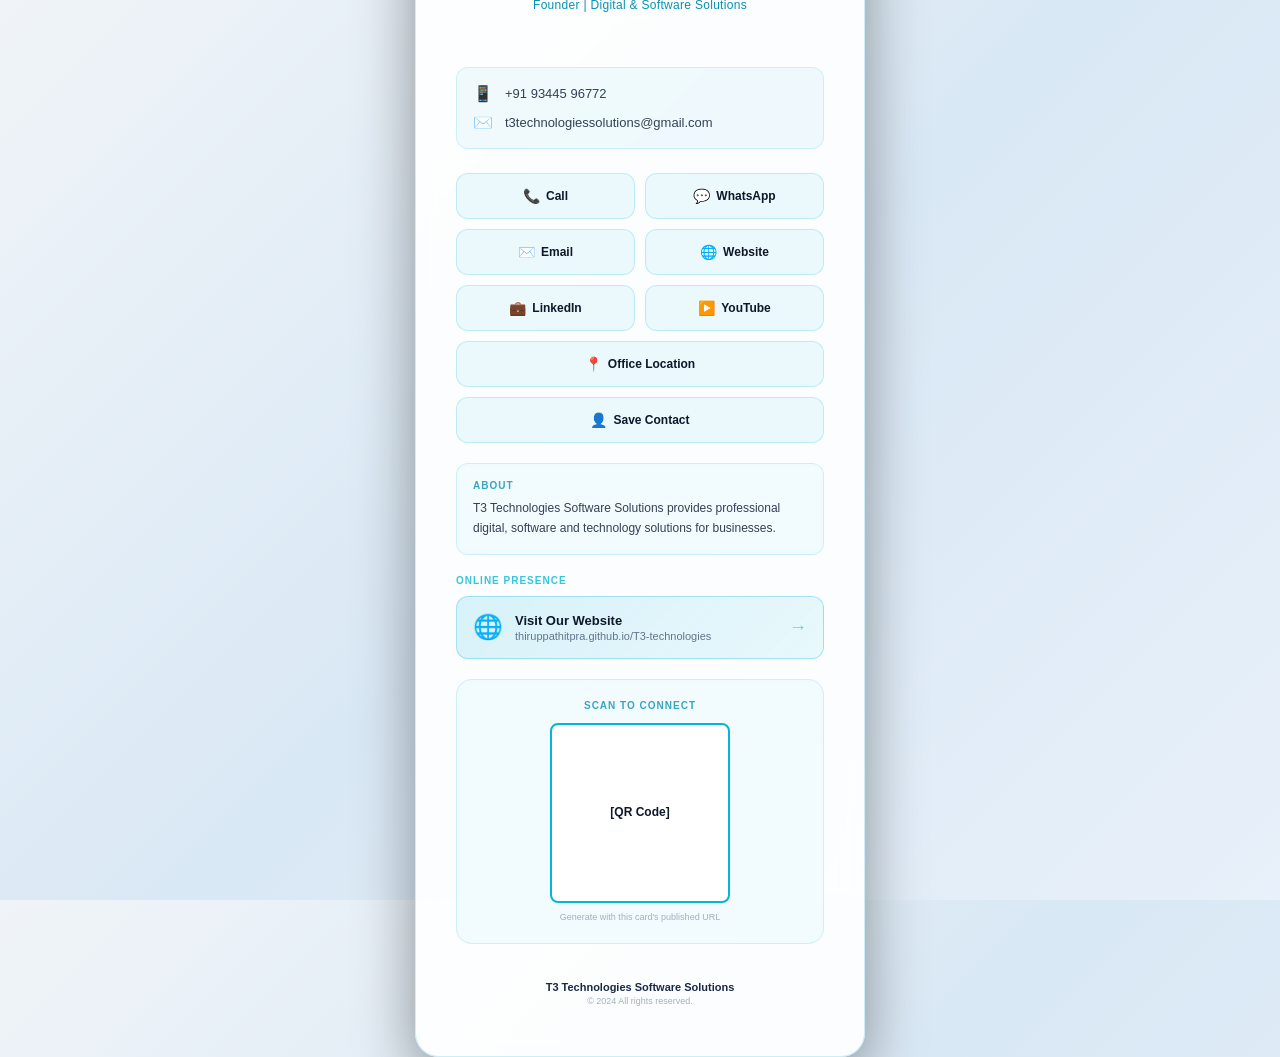
<file: Digital Card.html>
<!DOCTYPE html>
<html lang="en">
<head>
    <meta charset="UTF-8">
    <meta name="viewport" content="width=device-width, initial-scale=1.0, maximum-scale=5.0, user-scalable=yes">
    <meta name="description" content="T3 Technologies Software Solutions - Thiruppathi Jayavel">
    <meta name="theme-color" content="#0F172A">
    <title>T3 Technologies - Thiruppathi Jayavel | Digital Business Card</title>
    <style>
        * {
            margin: 0;
            padding: 0;
            box-sizing: border-box;
            -webkit-tap-highlight-color: transparent;
        }

        html, body {
            width: 100%;
            height: 100%;
        }

        body {
            font-family: -apple-system, BlinkMacSystemFont, 'Segoe UI', 'Roboto', 'Oxygen', 'Ubuntu', 'Cantarell', 'Fira Sans', 'Droid Sans', 'Helvetica Neue', sans-serif;
            background: linear-gradient(135deg, #0F172A 0%, #1a2847 50%, #0d1b2a 100%);
            color: #f8f9fa;
            min-height: 100vh;
            display: flex;
            flex-direction: column;
            align-items: center;
            justify-content: center;
            padding: 16px;
            background-attachment: fixed;
            font-size: 16px;
        }

        .wrapper {
            width: 100%;
            max-width: 450px;
            display: flex;
            flex-direction: column;
            gap: 16px;
        }

        .card-container {
            width: 100%;
            background: rgba(15, 23, 42, 0.8);
            backdrop-filter: blur(10px);
            border: 1px solid rgba(255, 255, 255, 0.1);
            border-radius: 24px;
            padding: 40px 28px;
            box-shadow: 0 20px 60px rgba(0, 0, 0, 0.4), inset 0 1px 0 rgba(255, 255, 255, 0.1);
            animation: slideIn 0.6s ease-out;
        }

        @keyframes slideIn {
            from {
                opacity: 0;
                transform: translateY(20px);
            }
            to {
                opacity: 1;
                transform: translateY(0);
            }
        }

        /* Header Section */
        .header {
            text-align: center;
            margin-bottom: 28px;
            border-bottom: 1px solid rgba(255, 255, 255, 0.1);
            padding-bottom: 24px;
        }

        .company-logo {
            font-size: 11px;
            font-weight: 700;
            letter-spacing: 1.5px;
            color: #06B6D4;
            text-transform: uppercase;
            margin-bottom: 6px;
            opacity: 0.9;
        }

        .company-name {
            font-size: 18px;
            font-weight: 700;
            line-height: 1.2;
            margin-bottom: 14px;
            letter-spacing: -0.3px;
        }

        .name {
            font-size: 26px;
            font-weight: 700;
            margin-bottom: 6px;
            background: linear-gradient(135deg, #f8f9fa 0%, #d4d8e8 100%);
            -webkit-background-clip: text;
            -webkit-text-fill-color: transparent;
            background-clip: text;
            line-height: 1.2;
        }

        .title {
            font-size: 12px;
            font-weight: 500;
            color: #06B6D4;
            letter-spacing: 0.3px;
            line-height: 1.5;
        }

        /* Contact Info Display */
        .contact-info {
            display: flex;
            flex-direction: column;
            gap: 10px;
            margin-bottom: 24px;
            padding: 16px;
            background: rgba(255, 255, 255, 0.05);
            border: 1px solid rgba(255, 255, 255, 0.08);
            border-radius: 12px;
            font-size: 13px;
        }

        .info-item {
            display: flex;
            align-items: center;
            gap: 12px;
            word-break: break-all;
        }

        .info-icon {
            font-size: 16px;
            min-width: 20px;
            opacity: 0.8;
        }

        .info-text {
            color: #d4d8e8;
            font-weight: 400;
            line-height: 1.4;
        }

        /* Contact Actions Section */
        .contact-section {
            margin-bottom: 20px;
        }

        .contact-grid {
            display: grid;
            grid-template-columns: 1fr 1fr;
            gap: 10px;
            margin-bottom: 10px;
        }

        .contact-btn {
            display: flex;
            align-items: center;
            justify-content: center;
            gap: 6px;
            padding: 12px 14px;
            background: rgba(255, 255, 255, 0.08);
            border: 1px solid rgba(255, 255, 255, 0.15);
            border-radius: 12px;
            color: #f8f9fa;
            text-decoration: none;
            font-size: 11px;
            font-weight: 600;
            cursor: pointer;
            transition: all 0.3s cubic-bezier(0.23, 1, 0.320, 1);
            backdrop-filter: blur(4px);
            white-space: nowrap;
            touch-action: manipulation;
            user-select: none;
            -webkit-user-select: none;
            flex-wrap: wrap;
        }

        .contact-btn:hover {
            background: rgba(6, 182, 212, 0.15);
            border-color: rgba(6, 182, 212, 0.4);
            transform: translateY(-2px);
            box-shadow: 0 8px 24px rgba(6, 182, 212, 0.2);
        }

        .contact-btn:active {
            transform: translateY(0);
            background: rgba(6, 182, 212, 0.25);
        }

        .contact-btn:focus-visible {
            outline: 2px solid #06B6D4;
            outline-offset: 2px;
        }

        .contact-btn-icon {
            font-size: 14px;
            display: inline-block;
            min-width: 16px;
        }

        .contact-btn-full {
            grid-column: 1 / -1;
        }

        .btn-secondary {
            background: rgba(6, 182, 212, 0.1);
            border-color: rgba(6, 182, 212, 0.3);
        }

        .btn-secondary:hover {
            background: rgba(6, 182, 212, 0.2);
            border-color: rgba(6, 182, 212, 0.5);
        }

        /* Description Section */
        .description-section {
            margin-bottom: 20px;
            padding: 16px;
            background: rgba(255, 255, 255, 0.04);
            border: 1px solid rgba(255, 255, 255, 0.08);
            border-radius: 12px;
            backdrop-filter: blur(4px);
        }

        .description-title {
            font-size: 10px;
            font-weight: 700;
            letter-spacing: 1px;
            color: #06B6D4;
            text-transform: uppercase;
            margin-bottom: 8px;
            opacity: 0.8;
        }

        .description-text {
            font-size: 12px;
            line-height: 1.6;
            color: #d4d8e8;
            font-weight: 400;
        }

        /* Website Section */
        .website-section {
            margin-bottom: 20px;
        }

        .website-label {
            font-size: 10px;
            font-weight: 700;
            letter-spacing: 1px;
            color: #06B6D4;
            text-transform: uppercase;
            margin-bottom: 10px;
            opacity: 0.8;
        }

        .website-link {
            display: flex;
            align-items: center;
            gap: 12px;
            padding: 16px;
            background: linear-gradient(135deg, rgba(6, 182, 212, 0.1), rgba(6, 182, 212, 0.05));
            border: 1.5px solid rgba(6, 182, 212, 0.3);
            border-radius: 12px;
            text-decoration: none;
            color: #f8f9fa;
            transition: all 0.3s cubic-bezier(0.23, 1, 0.320, 1);
            cursor: pointer;
        }

        .website-link:hover {
            background: linear-gradient(135deg, rgba(6, 182, 212, 0.2), rgba(6, 182, 212, 0.1));
            border-color: rgba(6, 182, 212, 0.5);
            transform: translateX(4px);
            box-shadow: 0 8px 24px rgba(6, 182, 212, 0.2);
        }

        .website-link:active {
            transform: translateX(2px);
        }

        .website-link:focus-visible {
            outline: 2px solid #06B6D4;
            outline-offset: 2px;
        }

        .website-icon {
            font-size: 24px;
            min-width: 24px;
            display: flex;
            align-items: center;
            justify-content: center;
        }

        .website-content {
            flex: 1;
        }

        .website-title {
            font-size: 13px;
            font-weight: 600;
            margin-bottom: 2px;
            color: #f8f9fa;
        }

        .website-url {
            font-size: 11px;
            color: #a0aec0;
            word-break: break-word;
        }

        .website-arrow {
            font-size: 18px;
            color: #06B6D4;
            opacity: 0.6;
            transition: all 0.3s ease;
        }

        .website-link:hover .website-arrow {
            opacity: 1;
            transform: translateX(4px);
        }

        /* QR Code Section */
        .qr-section {
            display: flex;
            flex-direction: column;
            align-items: center;
            margin-bottom: 20px;
            padding: 20px;
            background: rgba(255, 255, 255, 0.05);
            border: 1px solid rgba(255, 255, 255, 0.1);
            border-radius: 16px;
            backdrop-filter: blur(4px);
        }

        .qr-label {
            font-size: 10px;
            font-weight: 700;
            letter-spacing: 1px;
            color: #06B6D4;
            text-transform: uppercase;
            margin-bottom: 12px;
            opacity: 0.8;
        }

        .qr-code-placeholder {
            width: 160px;
            height: 160px;
            background: white;
            border: 2px solid #06B6D4;
            border-radius: 8px;
            display: flex;
            align-items: center;
            justify-content: center;
            font-size: 12px;
            color: #0F172A;
            text-align: center;
            padding: 12px;
            font-weight: 600;
            line-height: 1.4;
        }

        .qr-note {
            font-size: 9px;
            color: #a0aec0;
            margin-top: 8px;
            text-align: center;
            line-height: 1.4;
        }

        /* Footer */
        .footer {
            text-align: center;
            padding-top: 16px;
            border-top: 1px solid rgba(255, 255, 255, 0.1);
        }

        .footer-company {
            font-size: 11px;
            font-weight: 600;
            margin-bottom: 3px;
            color: #f8f9fa;
        }

        .footer-copyright {
            font-size: 9px;
            color: #64748b;
            opacity: 0.7;
        }

        /* Notification Toast */
        .toast {
            position: fixed;
            bottom: 20px;
            left: 20px;
            right: 20px;
            background: rgba(6, 182, 212, 0.9);
            backdrop-filter: blur(10px);
            color: white;
            padding: 12px 16px;
            border-radius: 8px;
            text-align: center;
            font-size: 12px;
            animation: slideUp 0.3s ease-out;
            z-index: 1000;
        }

        @keyframes slideUp {
            from {
                opacity: 0;
                transform: translateY(20px);
            }
            to {
                opacity: 1;
                transform: translateY(0);
            }
        }

        /* Responsive Design */
        @media (max-width: 600px) {
            .card-container {
                padding: 32px 20px;
                border-radius: 20px;
            }

            .name {
                font-size: 24px;
            }

            .company-name {
                font-size: 16px;
            }

            .contact-btn {
                padding: 11px 12px;
                font-size: 10px;
            }

            .contact-grid {
                gap: 8px;
            }

            .qr-code-placeholder {
                width: 140px;
                height: 140px;
            }
        }

        @media (max-width: 420px) {
            body {
                padding: 12px;
            }

            .card-container {
                padding: 28px 18px;
            }

            .name {
                font-size: 22px;
            }

            .title {
                font-size: 11px;
            }

            .contact-grid {
                grid-template-columns: 1fr;
                gap: 8px;
            }

            .contact-btn {
                padding: 10px 12px;
                font-size: 9.5px;
            }

            .contact-info {
                font-size: 12px;
                gap: 8px;
                padding: 12px;
            }

            .info-item {
                gap: 10px;
            }

            .website-link {
                padding: 14px;
            }

            .website-icon {
                font-size: 20px;
            }

            .website-title {
                font-size: 12px;
            }

            .website-url {
                font-size: 10px;
            }

            .qr-code-placeholder {
                width: 130px;
                height: 130px;
                font-size: 11px;
            }

            .header {
                margin-bottom: 20px;
                padding-bottom: 18px;
            }
        }

        @media (max-width: 360px) {
            .card-container {
                padding: 24px 16px;
            }

            .name {
                font-size: 20px;
            }

            .company-name {
                font-size: 15px;
            }

            .contact-btn {
                padding: 9px 10px;
                font-size: 9px;
            }

            .qr-code-placeholder {
                width: 120px;
                height: 120px;
                font-size: 10px;
            }
        }

        /* Desktop Optimization */
        @media (min-width: 1024px) {
            body {
                padding: 40px 20px;
            }

            .card-container {
                padding: 50px 40px;
            }

            .contact-btn:hover {
                transform: translateY(-3px);
                box-shadow: 0 12px 32px rgba(6, 182, 212, 0.3);
            }

            .name {
                font-size: 32px;
            }

            .company-name {
                font-size: 22px;
            }

            .contact-btn {
                padding: 14px 18px;
                font-size: 12px;
            }

            .qr-code-placeholder {
                width: 180px;
                height: 180px;
            }
        }

        /* Dark Mode Support */
        @media (prefers-color-scheme: dark) {
            body {
                background: linear-gradient(135deg, #0F172A 0%, #1a2847 50%, #0d1b2a 100%);
            }
        }

        /* Light Mode Support */
        @media (prefers-color-scheme: light) {
            body {
                background: linear-gradient(135deg, #f0f4f8 0%, #d9e8f5 50%, #e8f0fa 100%);
            }

            .card-container {
                background: rgba(255, 255, 255, 0.9);
                border-color: rgba(6, 182, 212, 0.2);
            }

            .name, .company-name, .title, .description-text, .footer-company {
                color: #1a2847;
            }

            .company-logo, .title, .description-title, .qr-label {
                color: #0891b2;
            }

            .contact-btn {
                background: rgba(6, 182, 212, 0.08);
                border-color: rgba(6, 182, 212, 0.2);
                color: #0f172a;
            }

            .contact-btn:hover {
                background: rgba(6, 182, 212, 0.15);
                border-color: rgba(6, 182, 212, 0.4);
            }

            .contact-info, .description-section, .qr-section {
                background: rgba(6, 182, 212, 0.05);
                border-color: rgba(6, 182, 212, 0.15);
            }

            .info-text, .description-text {
                color: #334155;
            }

            .website-link {
                background: linear-gradient(135deg, rgba(6, 182, 212, 0.15), rgba(6, 182, 212, 0.08));
                border-color: rgba(6, 182, 212, 0.3);
                color: #0f172a;
            }

            .website-link:hover {
                background: linear-gradient(135deg, rgba(6, 182, 212, 0.25), rgba(6, 182, 212, 0.15));
                border-color: rgba(6, 182, 212, 0.5);
            }

            .website-title {
                color: #0f172a;
            }

            .website-url {
                color: #64748b;
            }

            .footer-copyright {
                color: #78909c;
            }
        }

        /* Reduced Motion Support */
        @media (prefers-reduced-motion: reduce) {
            .card-container {
                animation: none;
                opacity: 1;
            }

            .contact-btn {
                transition: none;
            }

            .contact-btn:hover {
                transform: none;
            }
        }

        /* Print Styles */
        @media print {
            body {
                background: white;
                padding: 0;
            }

            .card-container {
                box-shadow: none;
                background: white;
            }

            .contact-btn {
                page-break-inside: avoid;
            }
        }
    </style>
</head>
<body>
    <div class="wrapper">
        <div class="card-container">
            <!-- Header Section -->
            <div class="header">
                <div class="company-logo">T3 Technologies</div>
                <div class="company-name">Software Solutions</div>
                <div class="name">Thiruppathi Jayavel</div>
                <div class="title">Founder | Digital & Software Solutions</div>
            </div>

            <!-- Contact Info Display -->
            <div class="contact-info">
                <div class="info-item">
                    <span class="info-icon">📱</span>
                    <span class="info-text">+91 93445 96772</span>
                </div>
                <div class="info-item">
                    <span class="info-icon">✉️</span>
                    <span class="info-text">t3technologiessolutions@gmail.com</span>
                </div>
            </div>

            <!-- Contact Actions Section -->
            <div class="contact-section">
                <div class="contact-grid">
                    <a href="tel:+919344596772" class="contact-btn" title="Call">
                        <span class="contact-btn-icon">📞</span>
                        <span>Call</span>
                    </a>
                    <a href="https://wa.me/919344596772?text=Hi%20Thiruppathi" class="contact-btn" target="_blank" rel="noopener noreferrer" title="WhatsApp">
                        <span class="contact-btn-icon">💬</span>
                        <span>WhatsApp</span>
                    </a>
                    <a href="mailto:t3technologiessolutions@gmail.com?subject=Inquiry%20from%20Digital%20Card" class="contact-btn" title="Email">
                        <span class="contact-btn-icon">✉️</span>
                        <span>Email</span>
                    </a>
                    <a href="https://thiruppathitpra.github.io/T3-technologies/" class="contact-btn" target="_blank" rel="noopener noreferrer" title="Visit Website">
                        <span class="contact-btn-icon">🌐</span>
                        <span>Website</span>
                    </a>
                    <a href="https://www.linkedin.com/in/thiruppathi-jayavel" class="contact-btn" target="_blank" rel="noopener noreferrer" title="LinkedIn Profile">
                        <span class="contact-btn-icon">💼</span>
                        <span>LinkedIn</span>
                    </a>
                    <a href="https://www.youtube.com/@T3TechnologiesSoftwareSolution" class="contact-btn" target="_blank" rel="noopener noreferrer" title="YouTube Channel">
                        <span class="contact-btn-icon">▶️</span>
                        <span>YouTube</span>
                    </a>
                    <a href="https://maps.app.goo.gl/LUpWCjsTHSxMu1fLA" class="contact-btn contact-btn-full" target="_blank" rel="noopener noreferrer" title="Office Location">
                        <span class="contact-btn-icon">📍</span>
                        <span>Office Location</span>
                    </a>
                    <button type="button" class="contact-btn contact-btn-full btn-secondary" onclick="downloadVCard()" title="Save Contact">
                        <span class="contact-btn-icon">👤</span>
                        <span>Save Contact</span>
                    </button>
                </div>
            </div>

            <!-- Description Section -->
            <div class="description-section">
                <div class="description-title">About</div>
                <div class="description-text">
                    T3 Technologies Software Solutions provides professional digital, software and technology solutions for businesses.
                </div>
            </div>

            <!-- Website Section -->
            <div class="website-section">
                <div class="website-label">Online Presence</div>
                <a href="https://thiruppathitpra.github.io/T3-technologies/" class="website-link" target="_blank" rel="noopener noreferrer" title="Visit T3 Technologies Website">
                    <span class="website-icon">🌐</span>
                    <div class="website-content">
                        <div class="website-title">Visit Our Website</div>
                        <div class="website-url">thiruppathitpra.github.io/T3-technologies</div>
                    </div>
                    <span class="website-arrow">→</span>
                </a>
            </div>

            <!-- QR Code Section -->
            <div class="qr-section">
                <div class="qr-label">Scan to Connect</div>
                <div class="qr-code-placeholder">
                    [QR Code]
                </div>
                <div class="qr-note">
                    Generate with this card's published URL
                </div>
            </div>

            <!-- Footer -->
            <div class="footer">
                <div class="footer-company">T3 Technologies Software Solutions</div>
                <div class="footer-copyright">© 2024 All rights reserved.</div>
            </div>
        </div>
    </div>

    <script>
        // vCard Download Function
        function downloadVCard() {
            const vcard = `BEGIN:VCARD
VERSION:3.0
FN:Thiruppathi Jayavel
N:Jayavel;Thiruppathi;;;
ORG:T3 Technologies Software Solutions
TITLE:Founder | Digital & Software Solutions
TEL:+919344596772
EMAIL:t3technologiessolutions@gmail.com
URL:https://thiruppathitpra.github.io/T3-technologies/
PROFILE:https://www.linkedin.com/in/thiruppathi-jayavel
SOCIAL:https://www.youtube.com/@T3TechnologiesSoftwareSolution
NOTE:T3 Technologies Software Solutions provides professional digital, software and technology solutions for businesses.
END:VCARD`;

            const element = document.createElement('a');
            element.setAttribute('href', 'data:text/vcard;charset=utf-8,' + encodeURIComponent(vcard));
            element.setAttribute('download', 'Thiruppathi_Jayavel_T3_Technologies.vcf');
            element.style.display = 'none';
            document.body.appendChild(element);
            element.click();
            document.body.removeChild(element);

            // Show success toast
            showToast('Contact saved! File will download.');
        }

        // Toast Notification Function
        function showToast(message) {
            const toast = document.createElement('div');
            toast.className = 'toast';
            toast.textContent = message;
            document.body.appendChild(toast);

            setTimeout(() => {
                toast.style.animation = 'slideUp 0.3s ease-out reverse';
                setTimeout(() => {
                    document.body.removeChild(toast);
                }, 300);
            }, 2000);
        }

        // Copy to Clipboard Function for Contact Info
        function copyToClipboard(text, label) {
            navigator.clipboard.writeText(text).then(() => {
                showToast(`${label} copied!`);
            }).catch(() => {
                // Fallback for older browsers
                const textarea = document.createElement('textarea');
                textarea.value = text;
                document.body.appendChild(textarea);
                textarea.select();
                document.execCommand('copy');
                document.body.removeChild(textarea);
                showToast(`${label} copied!`);
            });
        }

        // Make contact info clickable/copyable
        document.querySelectorAll('.info-item').forEach(item => {
            item.style.cursor = 'pointer';
            item.addEventListener('click', function() {
                const text = this.querySelector('.info-text').textContent.trim();
                const icon = this.querySelector('.info-icon').textContent;
                const label = icon === '📱' ? 'Phone' : 'Email';
                copyToClipboard(text, label);
            });
        });

        // Keyboard Navigation
        document.addEventListener('keydown', (e) => {
            if (e.key === 'Enter' || e.key === ' ') {
                if (document.activeElement.classList.contains('contact-btn')) {
                    document.activeElement.click();
                }
            }
        });

        // Detect if on mobile device
        function isMobileDevice() {
            return /Android|webOS|iPhone|iPad|iPod|BlackBerry|IEMobile|Opera Mini/i.test(navigator.userAgent);
        }

        // Welcome message on load
        window.addEventListener('load', () => {
            if (isMobileDevice()) {
                console.log('Mobile device detected - optimized layout active');
            }
        });
    </script>
</body>
</html>
</file>
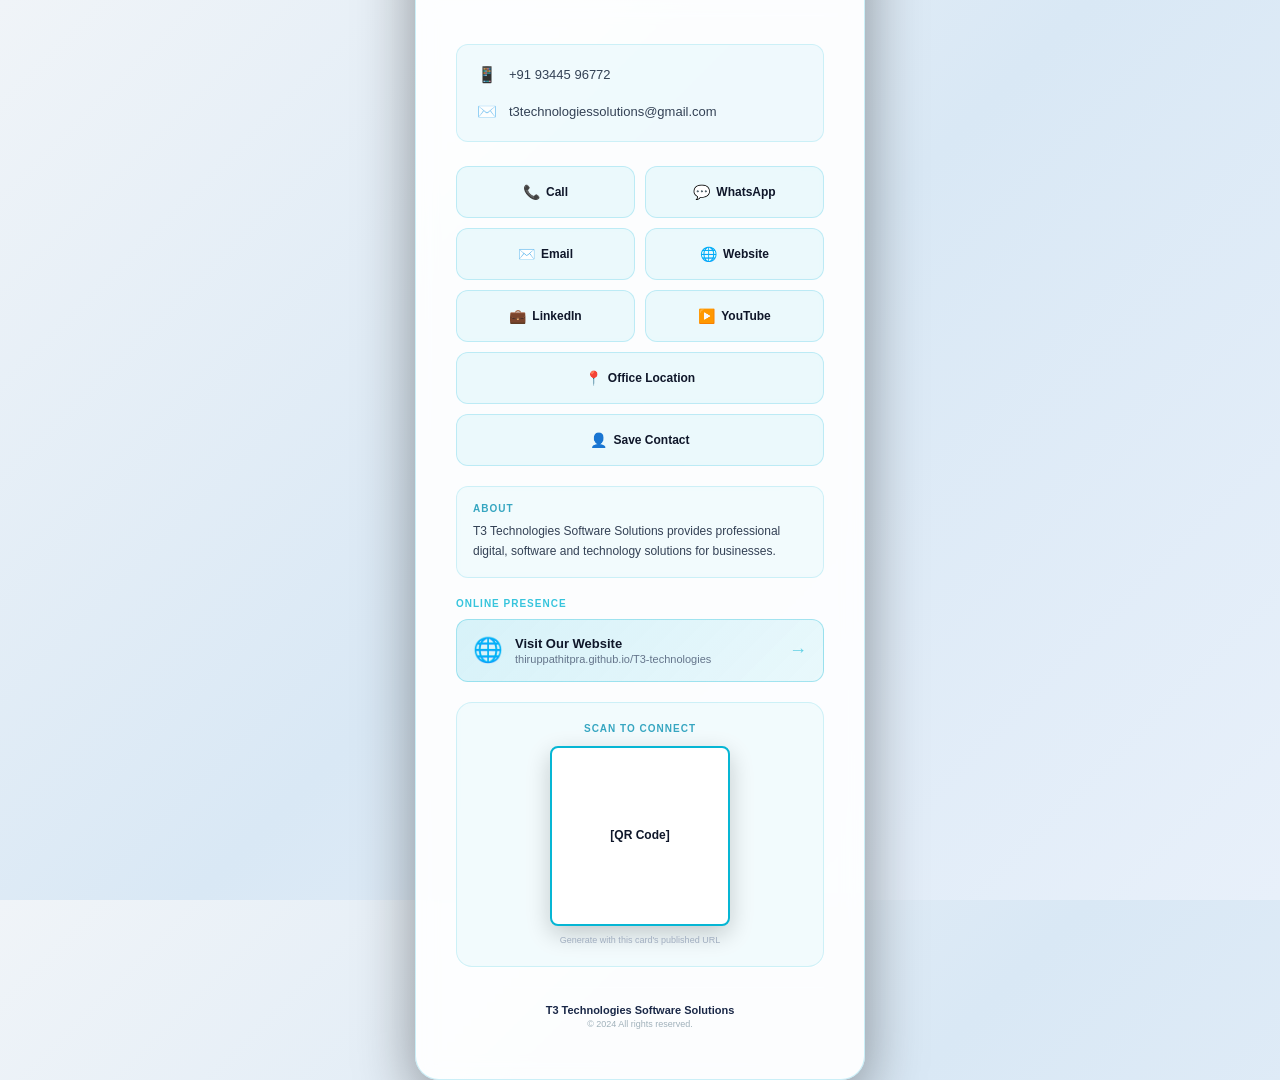
<file: digital card.html>
<!DOCTYPE html>
<html lang="en">
<head>
    <meta charset="UTF-8">
    <meta name="viewport" content="width=device-width, initial-scale=1.0, maximum-scale=5.0, user-scalable=yes">
    <meta name="description" content="T3 Technologies Software Solutions - Thiruppathi Jayavel">
    <meta name="theme-color" content="#0F172A">
    <title>T3 Technologies - Thiruppathi Jayavel | Digital Business Card</title>
    <link rel="stylesheet" href="digital card.css">
    <style>
        * {
            margin: 0;
            padding: 0;
            box-sizing: border-box;
            -webkit-tap-highlight-color: transparent;
        }

        html, body {
            width: 100%;
            height: 100%;
        }

        body {
            font-family: -apple-system, BlinkMacSystemFont, 'Segoe UI', 'Roboto', 'Oxygen', 'Ubuntu', 'Cantarell', 'Fira Sans', 'Droid Sans', 'Helvetica Neue', sans-serif;
            background: linear-gradient(135deg, #0F172A 0%, #1a2847 50%, #0d1b2a 100%);
            color: #f8f9fa;
            min-height: 100vh;
            display: flex;
            flex-direction: column;
            align-items: center;
            justify-content: center;
            padding: 16px;
            background-attachment: fixed;
            font-size: 16px;
        }

        .wrapper {
            width: 100%;
            max-width: 450px;
            display: flex;
            flex-direction: column;
            gap: 16px;
        }

        .card-container {
            width: 100%;
            background: rgba(15, 23, 42, 0.8);
            backdrop-filter: blur(10px);
            border: 1px solid rgba(255, 255, 255, 0.1);
            border-radius: 24px;
            padding: 40px 28px;
            box-shadow: 0 20px 60px rgba(0, 0, 0, 0.4), inset 0 1px 0 rgba(255, 255, 255, 0.1);
            animation: slideIn 0.6s ease-out;
        }

        @keyframes slideIn {
            from {
                opacity: 0;
                transform: translateY(20px);
            }
            to {
                opacity: 1;
                transform: translateY(0);
            }
        }

        /* Header Section */
        .header {
            text-align: center;
            margin-bottom: 28px;
            border-bottom: 1px solid rgba(255, 255, 255, 0.1);
            padding-bottom: 24px;
        }

        .company-logo {
            font-size: 11px;
            font-weight: 700;
            letter-spacing: 1.5px;
            color: #06B6D4;
            text-transform: uppercase;
            margin-bottom: 6px;
            opacity: 0.9;
        }

        .company-name {
            font-size: 18px;
            font-weight: 700;
            line-height: 1.2;
            margin-bottom: 14px;
            letter-spacing: -0.3px;
        }

        .name {
            font-size: 26px;
            font-weight: 700;
            margin-bottom: 6px;
            background: linear-gradient(135deg, #f8f9fa 0%, #d4d8e8 100%);
            -webkit-background-clip: text;
            -webkit-text-fill-color: transparent;
            background-clip: text;
            line-height: 1.2;
        }

        .title {
            font-size: 12px;
            font-weight: 500;
            color: #06B6D4;
            letter-spacing: 0.3px;
            line-height: 1.5;
        }

        /* Contact Info Display */
        .contact-info {
            display: flex;
            flex-direction: column;
            gap: 10px;
            margin-bottom: 24px;
            padding: 16px;
            background: rgba(255, 255, 255, 0.05);
            border: 1px solid rgba(255, 255, 255, 0.08);
            border-radius: 12px;
            font-size: 13px;
        }

        .info-item {
            display: flex;
            align-items: center;
            gap: 12px;
            word-break: break-all;
        }

        .info-icon {
            font-size: 16px;
            min-width: 20px;
            opacity: 0.8;
        }

        .info-text {
            color: #d4d8e8;
            font-weight: 400;
            line-height: 1.4;
        }

        /* Contact Actions Section */
        .contact-section {
            margin-bottom: 20px;
        }

        .contact-grid {
            display: grid;
            grid-template-columns: 1fr 1fr;
            gap: 10px;
            margin-bottom: 10px;
        }

        .contact-btn {
            display: flex;
            align-items: center;
            justify-content: center;
            gap: 6px;
            padding: 12px 14px;
            background: rgba(255, 255, 255, 0.08);
            border: 1px solid rgba(255, 255, 255, 0.15);
            border-radius: 12px;
            color: #f8f9fa;
            text-decoration: none;
            font-size: 11px;
            font-weight: 600;
            cursor: pointer;
            transition: all 0.3s cubic-bezier(0.23, 1, 0.320, 1);
            backdrop-filter: blur(4px);
            white-space: nowrap;
            touch-action: manipulation;
            user-select: none;
            -webkit-user-select: none;
            flex-wrap: wrap;
        }

        .contact-btn:hover {
            background: rgba(6, 182, 212, 0.15);
            border-color: rgba(6, 182, 212, 0.4);
            transform: translateY(-2px);
            box-shadow: 0 8px 24px rgba(6, 182, 212, 0.2);
        }

        .contact-btn:active {
            transform: translateY(0);
            background: rgba(6, 182, 212, 0.25);
        }

        .contact-btn:focus-visible {
            outline: 2px solid #06B6D4;
            outline-offset: 2px;
        }

        .contact-btn-icon {
            font-size: 14px;
            display: inline-block;
            min-width: 16px;
        }

        .contact-btn-full {
            grid-column: 1 / -1;
        }

        .btn-secondary {
            background: rgba(6, 182, 212, 0.1);
            border-color: rgba(6, 182, 212, 0.3);
        }

        .btn-secondary:hover {
            background: rgba(6, 182, 212, 0.2);
            border-color: rgba(6, 182, 212, 0.5);
        }

        /* Description Section */
        .description-section {
            margin-bottom: 20px;
            padding: 16px;
            background: rgba(255, 255, 255, 0.04);
            border: 1px solid rgba(255, 255, 255, 0.08);
            border-radius: 12px;
            backdrop-filter: blur(4px);
        }

        .description-title {
            font-size: 10px;
            font-weight: 700;
            letter-spacing: 1px;
            color: #06B6D4;
            text-transform: uppercase;
            margin-bottom: 8px;
            opacity: 0.8;
        }

        .description-text {
            font-size: 12px;
            line-height: 1.6;
            color: #d4d8e8;
            font-weight: 400;
        }

        /* Website Section */
        .website-section {
            margin-bottom: 20px;
        }

        .website-label {
            font-size: 10px;
            font-weight: 700;
            letter-spacing: 1px;
            color: #06B6D4;
            text-transform: uppercase;
            margin-bottom: 10px;
            opacity: 0.8;
        }

        .website-link {
            display: flex;
            align-items: center;
            gap: 12px;
            padding: 16px;
            background: linear-gradient(135deg, rgba(6, 182, 212, 0.1), rgba(6, 182, 212, 0.05));
            border: 1.5px solid rgba(6, 182, 212, 0.3);
            border-radius: 12px;
            text-decoration: none;
            color: #f8f9fa;
            transition: all 0.3s cubic-bezier(0.23, 1, 0.320, 1);
            cursor: pointer;
        }

        .website-link:hover {
            background: linear-gradient(135deg, rgba(6, 182, 212, 0.2), rgba(6, 182, 212, 0.1));
            border-color: rgba(6, 182, 212, 0.5);
            transform: translateX(4px);
            box-shadow: 0 8px 24px rgba(6, 182, 212, 0.2);
        }

        .website-link:active {
            transform: translateX(2px);
        }

        .website-link:focus-visible {
            outline: 2px solid #06B6D4;
            outline-offset: 2px;
        }

        .website-icon {
            font-size: 24px;
            min-width: 24px;
            display: flex;
            align-items: center;
            justify-content: center;
        }

        .website-content {
            flex: 1;
        }

        .website-title {
            font-size: 13px;
            font-weight: 600;
            margin-bottom: 2px;
            color: #f8f9fa;
        }

        .website-url {
            font-size: 11px;
            color: #a0aec0;
            word-break: break-word;
        }

        .website-arrow {
            font-size: 18px;
            color: #06B6D4;
            opacity: 0.6;
            transition: all 0.3s ease;
        }

        .website-link:hover .website-arrow {
            opacity: 1;
            transform: translateX(4px);
        }

        /* QR Code Section */
        .qr-section {
            display: flex;
            flex-direction: column;
            align-items: center;
            margin-bottom: 20px;
            padding: 20px;
            background: rgba(255, 255, 255, 0.05);
            border: 1px solid rgba(255, 255, 255, 0.1);
            border-radius: 16px;
            backdrop-filter: blur(4px);
        }

        .qr-label {
            font-size: 10px;
            font-weight: 700;
            letter-spacing: 1px;
            color: #06B6D4;
            text-transform: uppercase;
            margin-bottom: 12px;
            opacity: 0.8;
        }

        .qr-code-placeholder {
            width: 160px;
            height: 160px;
            background: white;
            border: 2px solid #06B6D4;
            border-radius: 8px;
            display: flex;
            align-items: center;
            justify-content: center;
            font-size: 12px;
            color: #0F172A;
            text-align: center;
            padding: 12px;
            font-weight: 600;
            line-height: 1.4;
        }

        .qr-note {
            font-size: 9px;
            color: #a0aec0;
            margin-top: 8px;
            text-align: center;
            line-height: 1.4;
        }

        /* Footer */
        .footer {
            text-align: center;
            padding-top: 16px;
            border-top: 1px solid rgba(255, 255, 255, 0.1);
        }

        .footer-company {
            font-size: 11px;
            font-weight: 600;
            margin-bottom: 3px;
            color: #f8f9fa;
        }

        .footer-copyright {
            font-size: 9px;
            color: #64748b;
            opacity: 0.7;
        }

        /* Notification Toast */
        .toast {
            position: fixed;
            bottom: 20px;
            left: 20px;
            right: 20px;
            background: rgba(6, 182, 212, 0.9);
            backdrop-filter: blur(10px);
            color: white;
            padding: 12px 16px;
            border-radius: 8px;
            text-align: center;
            font-size: 12px;
            animation: slideUp 0.3s ease-out;
            z-index: 1000;
        }

        @keyframes slideUp {
            from {
                opacity: 0;
                transform: translateY(20px);
            }
            to {
                opacity: 1;
                transform: translateY(0);
            }
        }

        /* Responsive Design */
        @media (max-width: 600px) {
            .card-container {
                padding: 32px 20px;
                border-radius: 20px;
            }

            .name {
                font-size: 24px;
            }

            .company-name {
                font-size: 16px;
            }

            .contact-btn {
                padding: 11px 12px;
                font-size: 10px;
            }

            .contact-grid {
                gap: 8px;
            }

            .qr-code-placeholder {
                width: 140px;
                height: 140px;
            }
        }

        @media (max-width: 420px) {
            body {
                padding: 12px;
            }

            .card-container {
                padding: 28px 18px;
            }

            .name {
                font-size: 22px;
            }

            .title {
                font-size: 11px;
            }

            .contact-grid {
                grid-template-columns: 1fr;
                gap: 8px;
            }

            .contact-btn {
                padding: 10px 12px;
                font-size: 9.5px;
            }

            .contact-info {
                font-size: 12px;
                gap: 8px;
                padding: 12px;
            }

            .info-item {
                gap: 10px;
            }

            .website-link {
                padding: 14px;
            }

            .website-icon {
                font-size: 20px;
            }

            .website-title {
                font-size: 12px;
            }

            .website-url {
                font-size: 10px;
            }

            .qr-code-placeholder {
                width: 130px;
                height: 130px;
                font-size: 11px;
            }

            .header {
                margin-bottom: 20px;
                padding-bottom: 18px;
            }
        }

        @media (max-width: 360px) {
            .card-container {
                padding: 24px 16px;
            }

            .name {
                font-size: 20px;
            }

            .company-name {
                font-size: 15px;
            }

            .contact-btn {
                padding: 9px 10px;
                font-size: 9px;
            }

            .qr-code-placeholder {
                width: 120px;
                height: 120px;
                font-size: 10px;
            }
        }

        /* Desktop Optimization */
        @media (min-width: 1024px) {
            body {
                padding: 40px 20px;
            }

            .card-container {
                padding: 50px 40px;
            }

            .contact-btn:hover {
                transform: translateY(-3px);
                box-shadow: 0 12px 32px rgba(6, 182, 212, 0.3);
            }

            .name {
                font-size: 32px;
            }

            .company-name {
                font-size: 22px;
            }

            .contact-btn {
                padding: 14px 18px;
                font-size: 12px;
            }

            .qr-code-placeholder {
                width: 180px;
                height: 180px;
            }
        }

        /* Dark Mode Support */
        @media (prefers-color-scheme: dark) {
            body {
                background: linear-gradient(135deg, #0F172A 0%, #1a2847 50%, #0d1b2a 100%);
            }
        }

        /* Light Mode Support */
        @media (prefers-color-scheme: light) {
            body {
                background: linear-gradient(135deg, #f0f4f8 0%, #d9e8f5 50%, #e8f0fa 100%);
            }

            .card-container {
                background: rgba(255, 255, 255, 0.9);
                border-color: rgba(6, 182, 212, 0.2);
            }

            .name, .company-name, .title, .description-text, .footer-company {
                color: #1a2847;
            }

            .company-logo, .title, .description-title, .qr-label {
                color: #0891b2;
            }

            .contact-btn {
                background: rgba(6, 182, 212, 0.08);
                border-color: rgba(6, 182, 212, 0.2);
                color: #0f172a;
            }

            .contact-btn:hover {
                background: rgba(6, 182, 212, 0.15);
                border-color: rgba(6, 182, 212, 0.4);
            }

            .contact-info, .description-section, .qr-section {
                background: rgba(6, 182, 212, 0.05);
                border-color: rgba(6, 182, 212, 0.15);
            }

            .info-text, .description-text {
                color: #334155;
            }

            .website-link {
                background: linear-gradient(135deg, rgba(6, 182, 212, 0.15), rgba(6, 182, 212, 0.08));
                border-color: rgba(6, 182, 212, 0.3);
                color: #0f172a;
            }

            .website-link:hover {
                background: linear-gradient(135deg, rgba(6, 182, 212, 0.25), rgba(6, 182, 212, 0.15));
                border-color: rgba(6, 182, 212, 0.5);
            }

            .website-title {
                color: #0f172a;
            }

            .website-url {
                color: #64748b;
            }

            .footer-copyright {
                color: #78909c;
            }
        }

        /* Reduced Motion Support */
        @media (prefers-reduced-motion: reduce) {
            .card-container {
                animation: none;
                opacity: 1;
            }

            .contact-btn {
                transition: none;
            }

            .contact-btn:hover {
                transform: none;
            }
        }

        /* Print Styles */
        @media print {
            body {
                background: white;
                padding: 0;
            }

            .card-container {
                box-shadow: none;
                background: white;
            }

            .contact-btn {
                page-break-inside: avoid;
            }
        }
    </style>
</head>
<body>
    <div class="wrapper">
        <div class="card-container">
            <!-- Header Section -->
            <div class="header">
                <div class="company-logo">T3 Technologies</div>
                <div class="company-name">Software Solutions</div>
                <div class="name">Thiruppathi Jayavel</div>
                <div class="title">Founder | Digital & Software Solutions</div>
            </div>

            <!-- Contact Info Display -->
            <div class="contact-info">
                <div class="info-item">
                    <span class="info-icon">📱</span>
                    <span class="info-text">+91 93445 96772</span>
                </div>
                <div class="info-item">
                    <span class="info-icon">✉️</span>
                    <span class="info-text">t3technologiessolutions@gmail.com</span>
                </div>
            </div>

            <!-- Contact Actions Section -->
            <div class="contact-section">
                <div class="contact-grid">
                    <a href="tel:+919344596772" class="contact-btn" title="Call">
                        <span class="contact-btn-icon">📞</span>
                        <span>Call</span>
                    </a>
                    <a href="https://wa.me/919344596772?text=Hi%20Thiruppathi" class="contact-btn" target="_blank" rel="noopener noreferrer" title="WhatsApp">
                        <span class="contact-btn-icon">💬</span>
                        <span>WhatsApp</span>
                    </a>
                    <a href="mailto:t3technologiessolutions@gmail.com?subject=Inquiry%20from%20Digital%20Card" class="contact-btn" title="Email">
                        <span class="contact-btn-icon">✉️</span>
                        <span>Email</span>
                    </a>
                    <a href="https://thiruppathitpra.github.io/T3-technologies/" class="contact-btn" target="_blank" rel="noopener noreferrer" title="Visit Website">
                        <span class="contact-btn-icon">🌐</span>
                        <span>Website</span>
                    </a>
                    <a href="https://www.linkedin.com/in/thiruppathi-jayavel" class="contact-btn" target="_blank" rel="noopener noreferrer" title="LinkedIn Profile">
                        <span class="contact-btn-icon">💼</span>
                        <span>LinkedIn</span>
                    </a>
                    <a href="https://www.youtube.com/@T3TechnologiesSoftwareSolution" class="contact-btn" target="_blank" rel="noopener noreferrer" title="YouTube Channel">
                        <span class="contact-btn-icon">▶️</span>
                        <span>YouTube</span>
                    </a>
                    <a href="https://maps.app.goo.gl/LUpWCjsTHSxMu1fLA" class="contact-btn contact-btn-full" target="_blank" rel="noopener noreferrer" title="Office Location">
                        <span class="contact-btn-icon">📍</span>
                        <span>Office Location</span>
                    </a>
                    <button type="button" class="contact-btn contact-btn-full btn-secondary" onclick="downloadVCard()" title="Save Contact">
                        <span class="contact-btn-icon">👤</span>
                        <span>Save Contact</span>
                    </button>
                </div>
            </div>

            <!-- Description Section -->
            <div class="description-section">
                <div class="description-title">About</div>
                <div class="description-text">
                    T3 Technologies Software Solutions provides professional digital, software and technology solutions for businesses.
                </div>
            </div>

            <!-- Website Section -->
            <div class="website-section">
                <div class="website-label">Online Presence</div>
                <a href="https://thiruppathitpra.github.io/T3-technologies/" class="website-link" target="_blank" rel="noopener noreferrer" title="Visit T3 Technologies Website">
                    <span class="website-icon">🌐</span>
                    <div class="website-content">
                        <div class="website-title">Visit Our Website</div>
                        <div class="website-url">thiruppathitpra.github.io/T3-technologies</div>
                    </div>
                    <span class="website-arrow">→</span>
                </a>
            </div>

            <!-- QR Code Section -->
            <div class="qr-section">
                <div class="qr-label">Scan to Connect</div>
                <div class="qr-code-placeholder">
                    [QR Code]
                </div>
                <div class="qr-note">
                    Generate with this card's published URL
                </div>
            </div>

            <!-- Footer -->
            <div class="footer">
                <div class="footer-company">T3 Technologies Software Solutions</div>
                <div class="footer-copyright">© 2024 All rights reserved.</div>
            </div>
        </div>
    </div>

    <script>
        // vCard Download Function
        function downloadVCard() {
            const vcard = `BEGIN:VCARD
VERSION:3.0
FN:Thiruppathi Jayavel
N:Jayavel;Thiruppathi;;;
ORG:T3 Technologies Software Solutions
TITLE:Founder | Digital & Software Solutions
TEL:+919344596772
EMAIL:t3technologiessolutions@gmail.com
URL:https://thiruppathitpra.github.io/T3-technologies/
PROFILE:https://www.linkedin.com/in/thiruppathi-jayavel
SOCIAL:https://www.youtube.com/@T3TechnologiesSoftwareSolution
NOTE:T3 Technologies Software Solutions provides professional digital, software and technology solutions for businesses.
END:VCARD`;

            const element = document.createElement('a');
            element.setAttribute('href', 'data:text/vcard;charset=utf-8,' + encodeURIComponent(vcard));
            element.setAttribute('download', 'Thiruppathi_Jayavel_T3_Technologies.vcf');
            element.style.display = 'none';
            document.body.appendChild(element);
            element.click();
            document.body.removeChild(element);

            // Show success toast
            showToast('Contact saved! File will download.');
        }

        // Toast Notification Function
        function showToast(message) {
            const toast = document.createElement('div');
            toast.className = 'toast';
            toast.textContent = message;
            document.body.appendChild(toast);

            setTimeout(() => {
                toast.style.animation = 'slideUp 0.3s ease-out reverse';
                setTimeout(() => {
                    document.body.removeChild(toast);
                }, 300);
            }, 2000);
        }

        // Copy to Clipboard Function for Contact Info
        function copyToClipboard(text, label) {
            navigator.clipboard.writeText(text).then(() => {
                showToast(`${label} copied!`);
            }).catch(() => {
                // Fallback for older browsers
                const textarea = document.createElement('textarea');
                textarea.value = text;
                document.body.appendChild(textarea);
                textarea.select();
                document.execCommand('copy');
                document.body.removeChild(textarea);
                showToast(`${label} copied!`);
            });
        }

        // Make contact info clickable/copyable
        document.querySelectorAll('.info-item').forEach(item => {
            item.style.cursor = 'pointer';
            item.addEventListener('click', function() {
                const text = this.querySelector('.info-text').textContent.trim();
                const icon = this.querySelector('.info-icon').textContent;
                const label = icon === '📱' ? 'Phone' : 'Email';
                copyToClipboard(text, label);
            });
        });

        // Keyboard Navigation
        document.addEventListener('keydown', (e) => {
            if (e.key === 'Enter' || e.key === ' ') {
                if (document.activeElement.classList.contains('contact-btn')) {
                    document.activeElement.click();
                }
            }
        });

        // Detect if on mobile device
        function isMobileDevice() {
            return /Android|webOS|iPhone|iPad|iPod|BlackBerry|IEMobile|Opera Mini/i.test(navigator.userAgent);
        }

        // Welcome message on load
        window.addEventListener('load', () => {
            if (isMobileDevice()) {
                console.log('Mobile device detected - optimized layout active');
            }
        });
    </script>
</body>
</html>
</file>
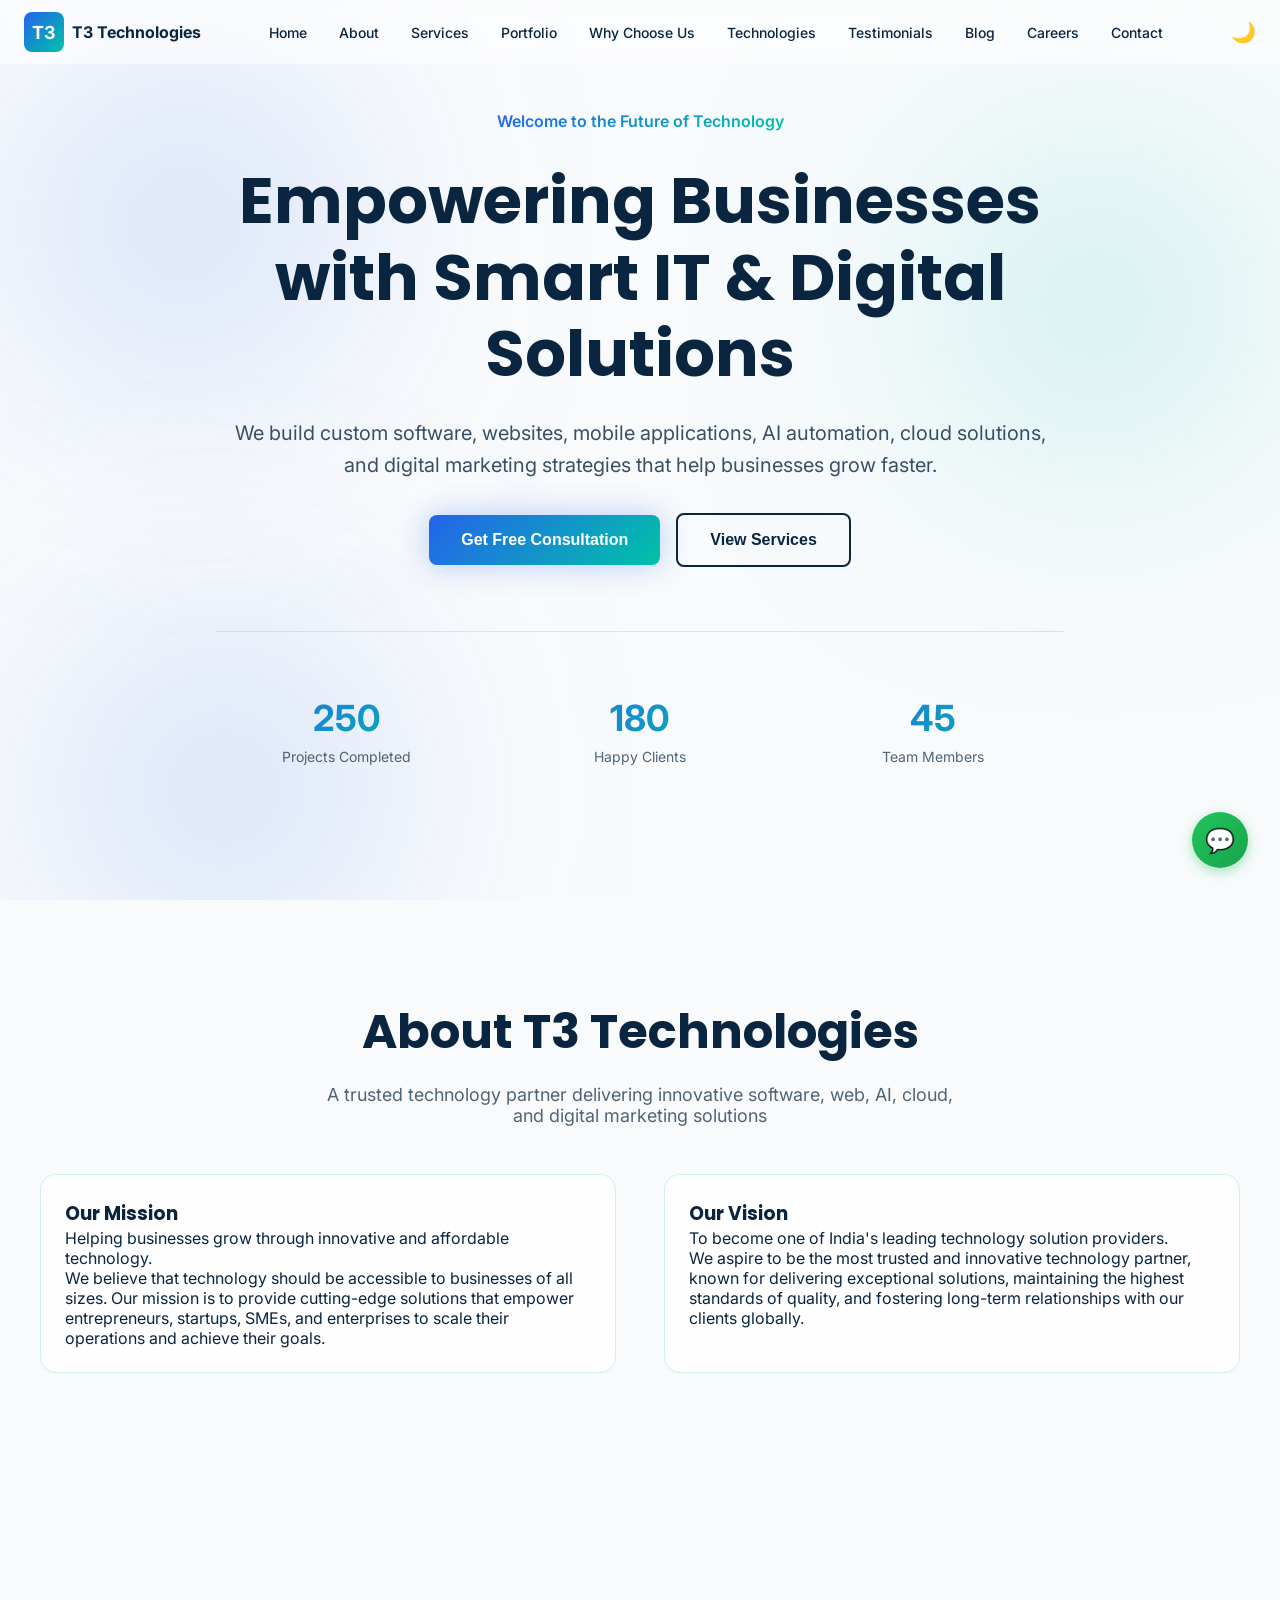
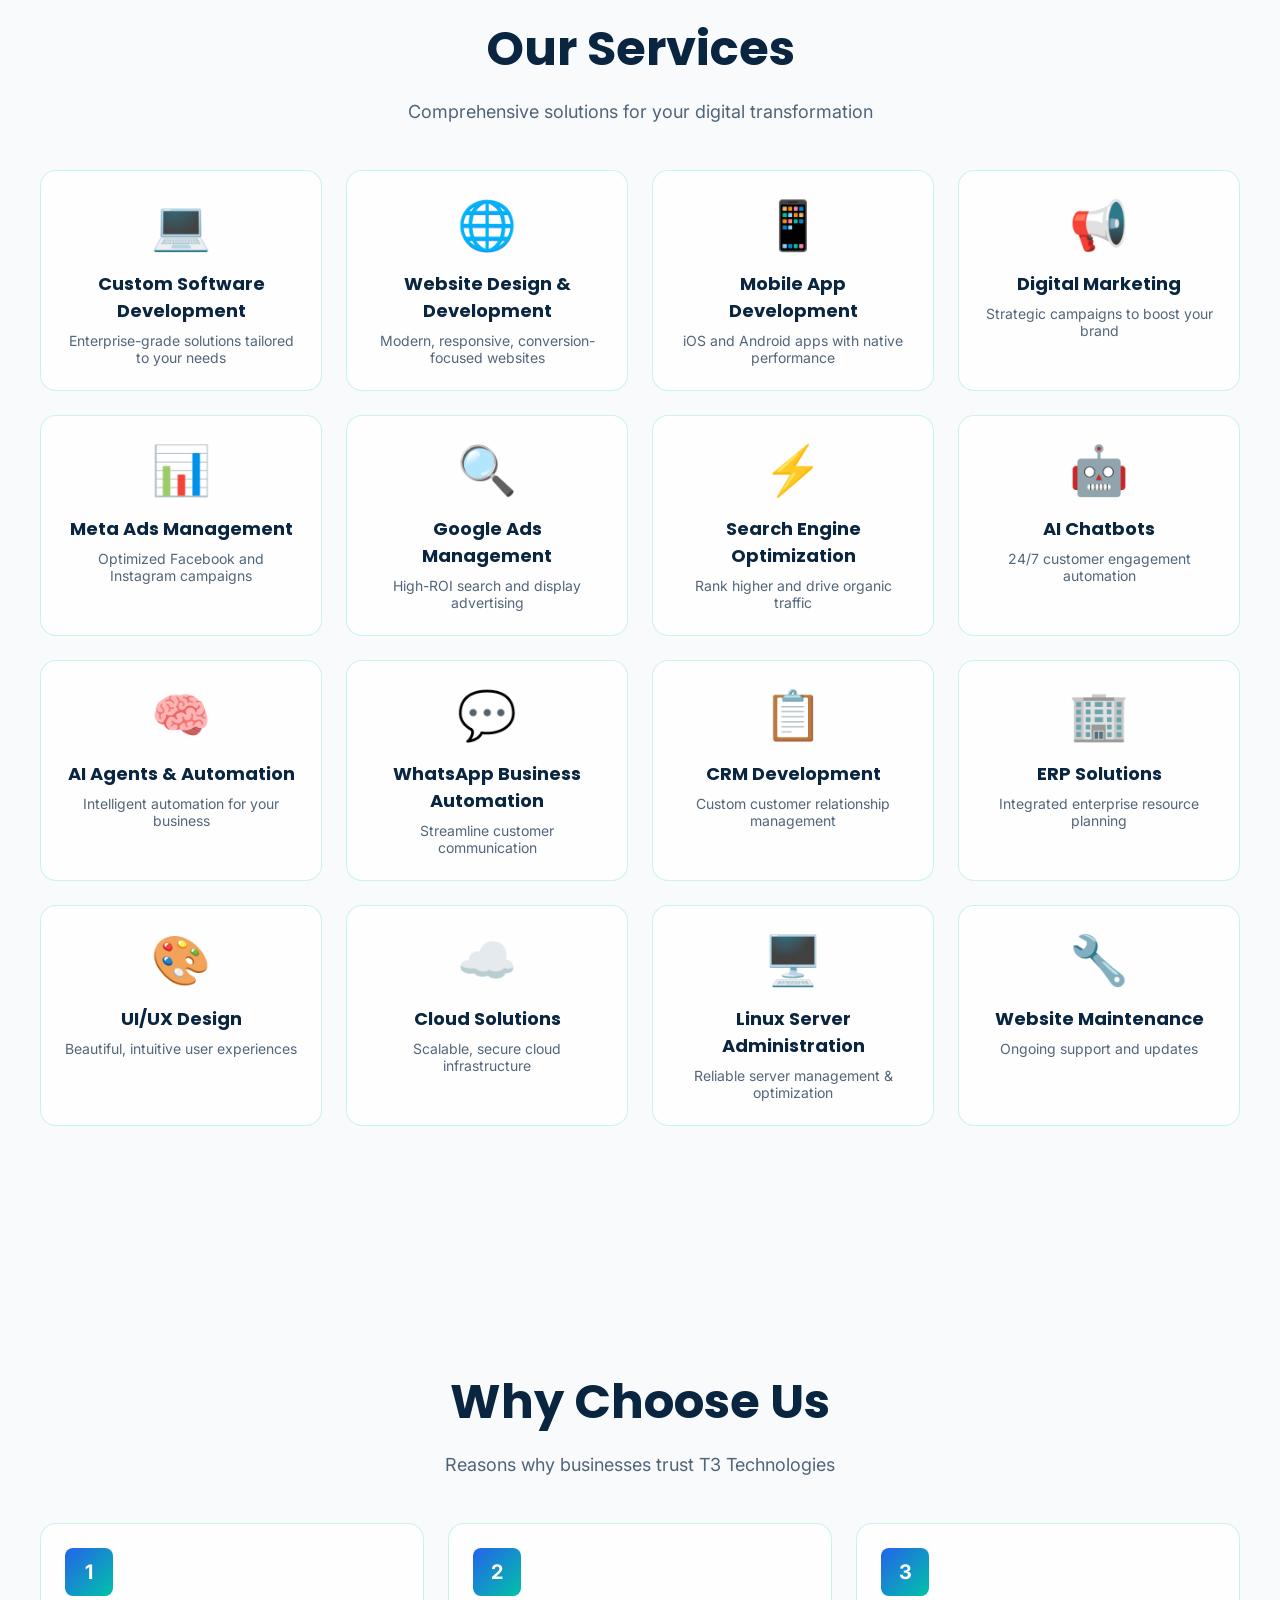
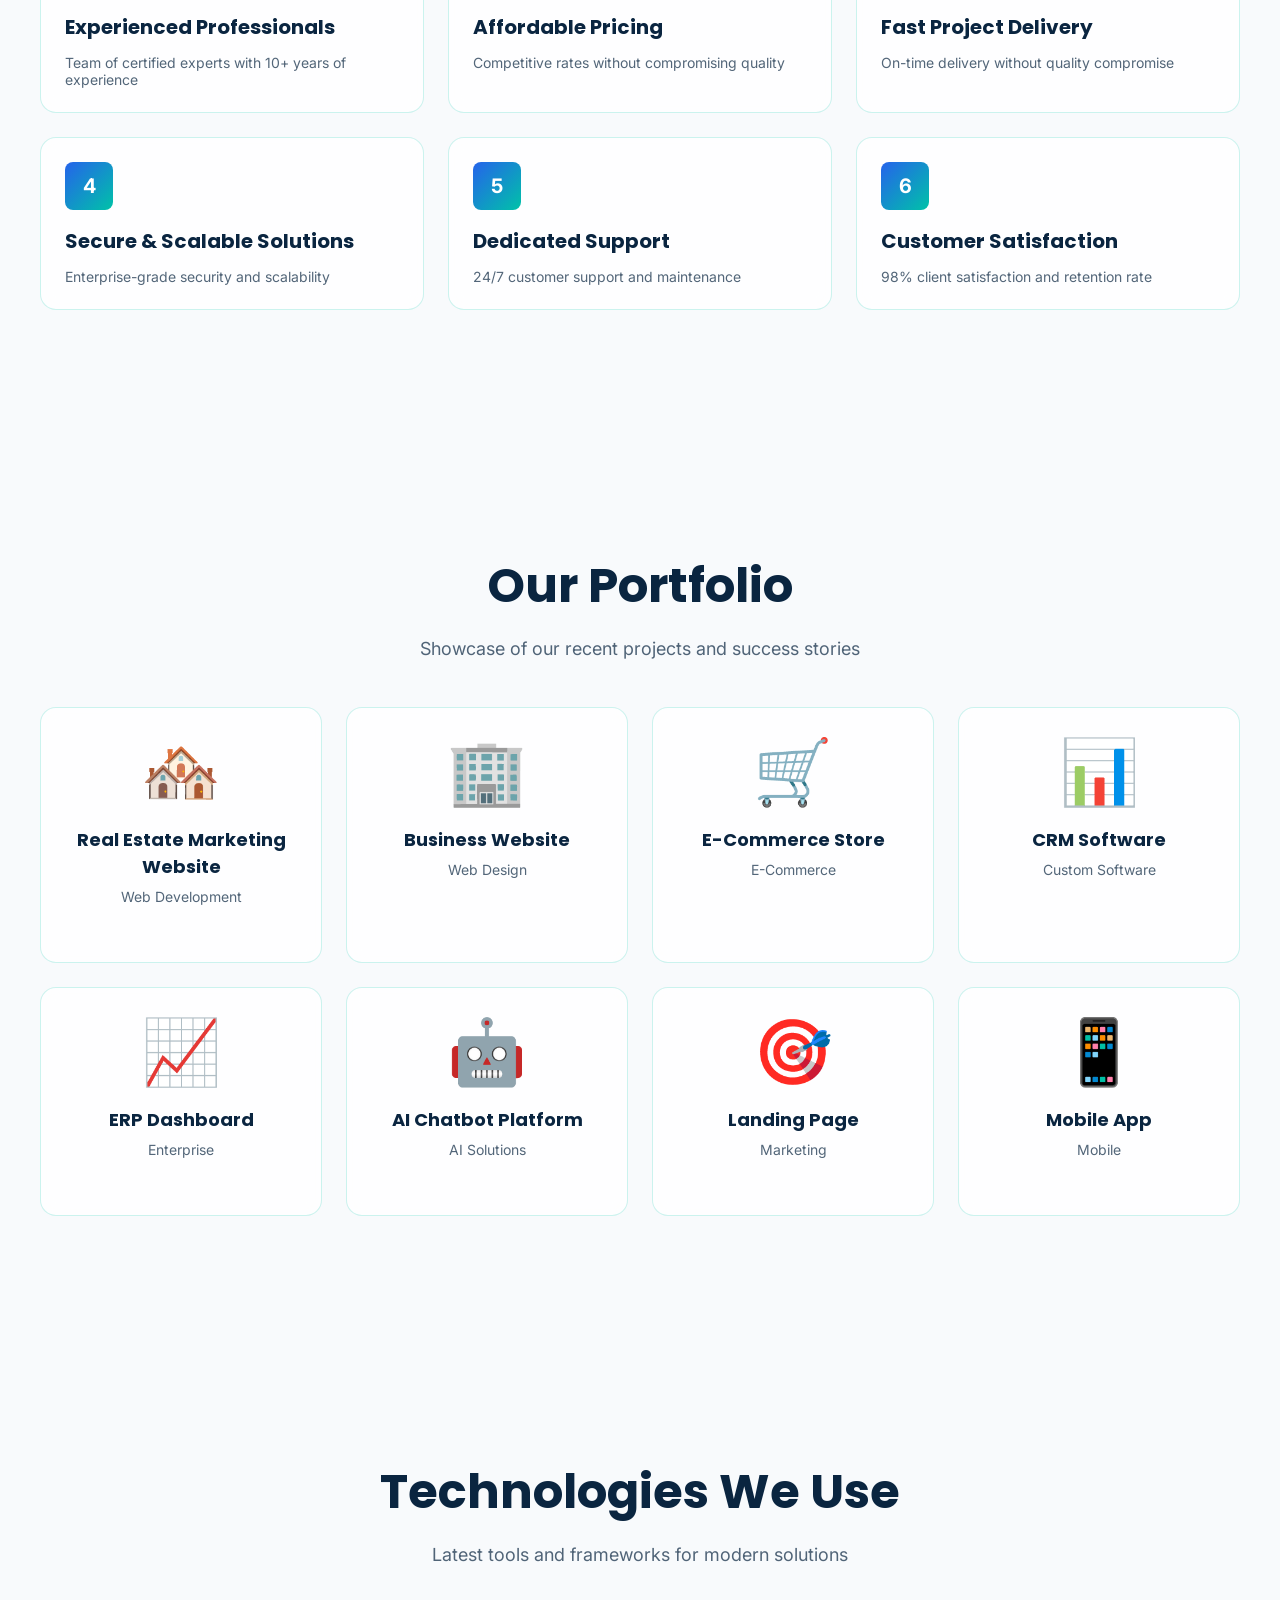
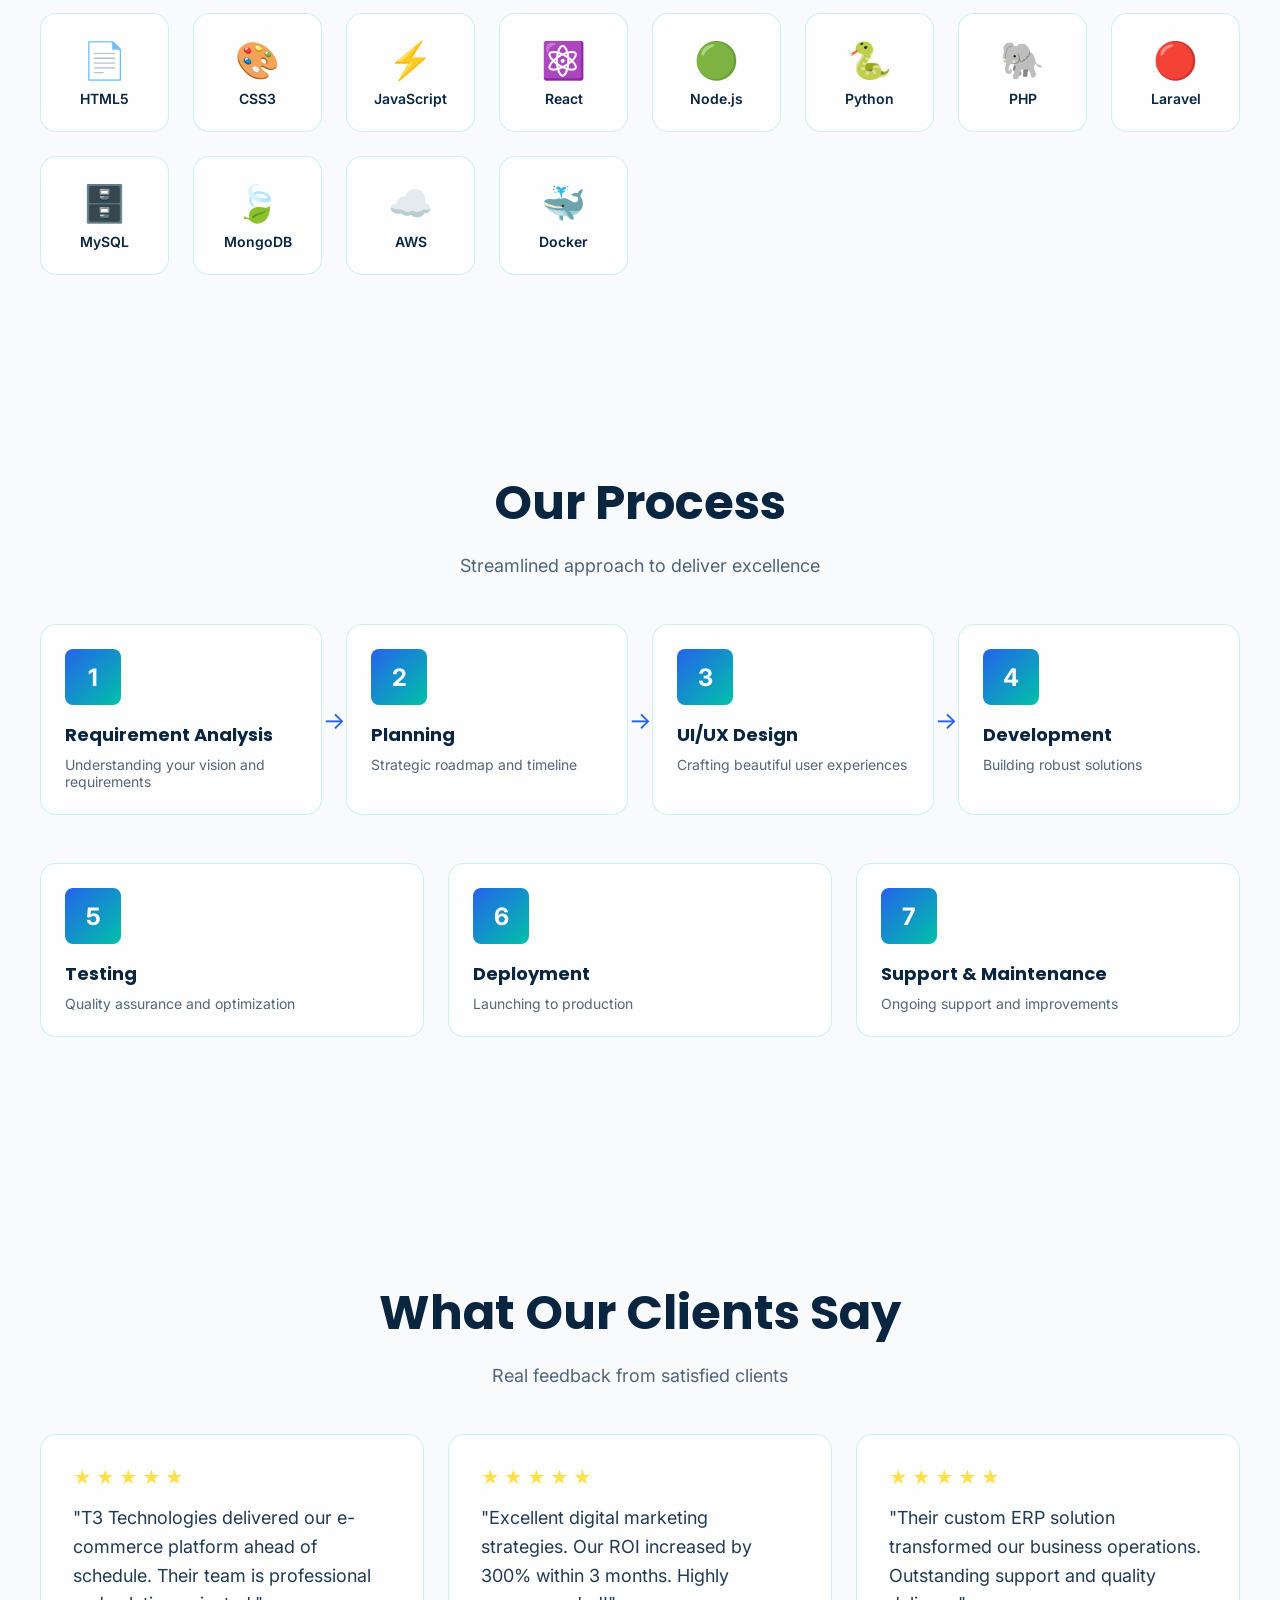
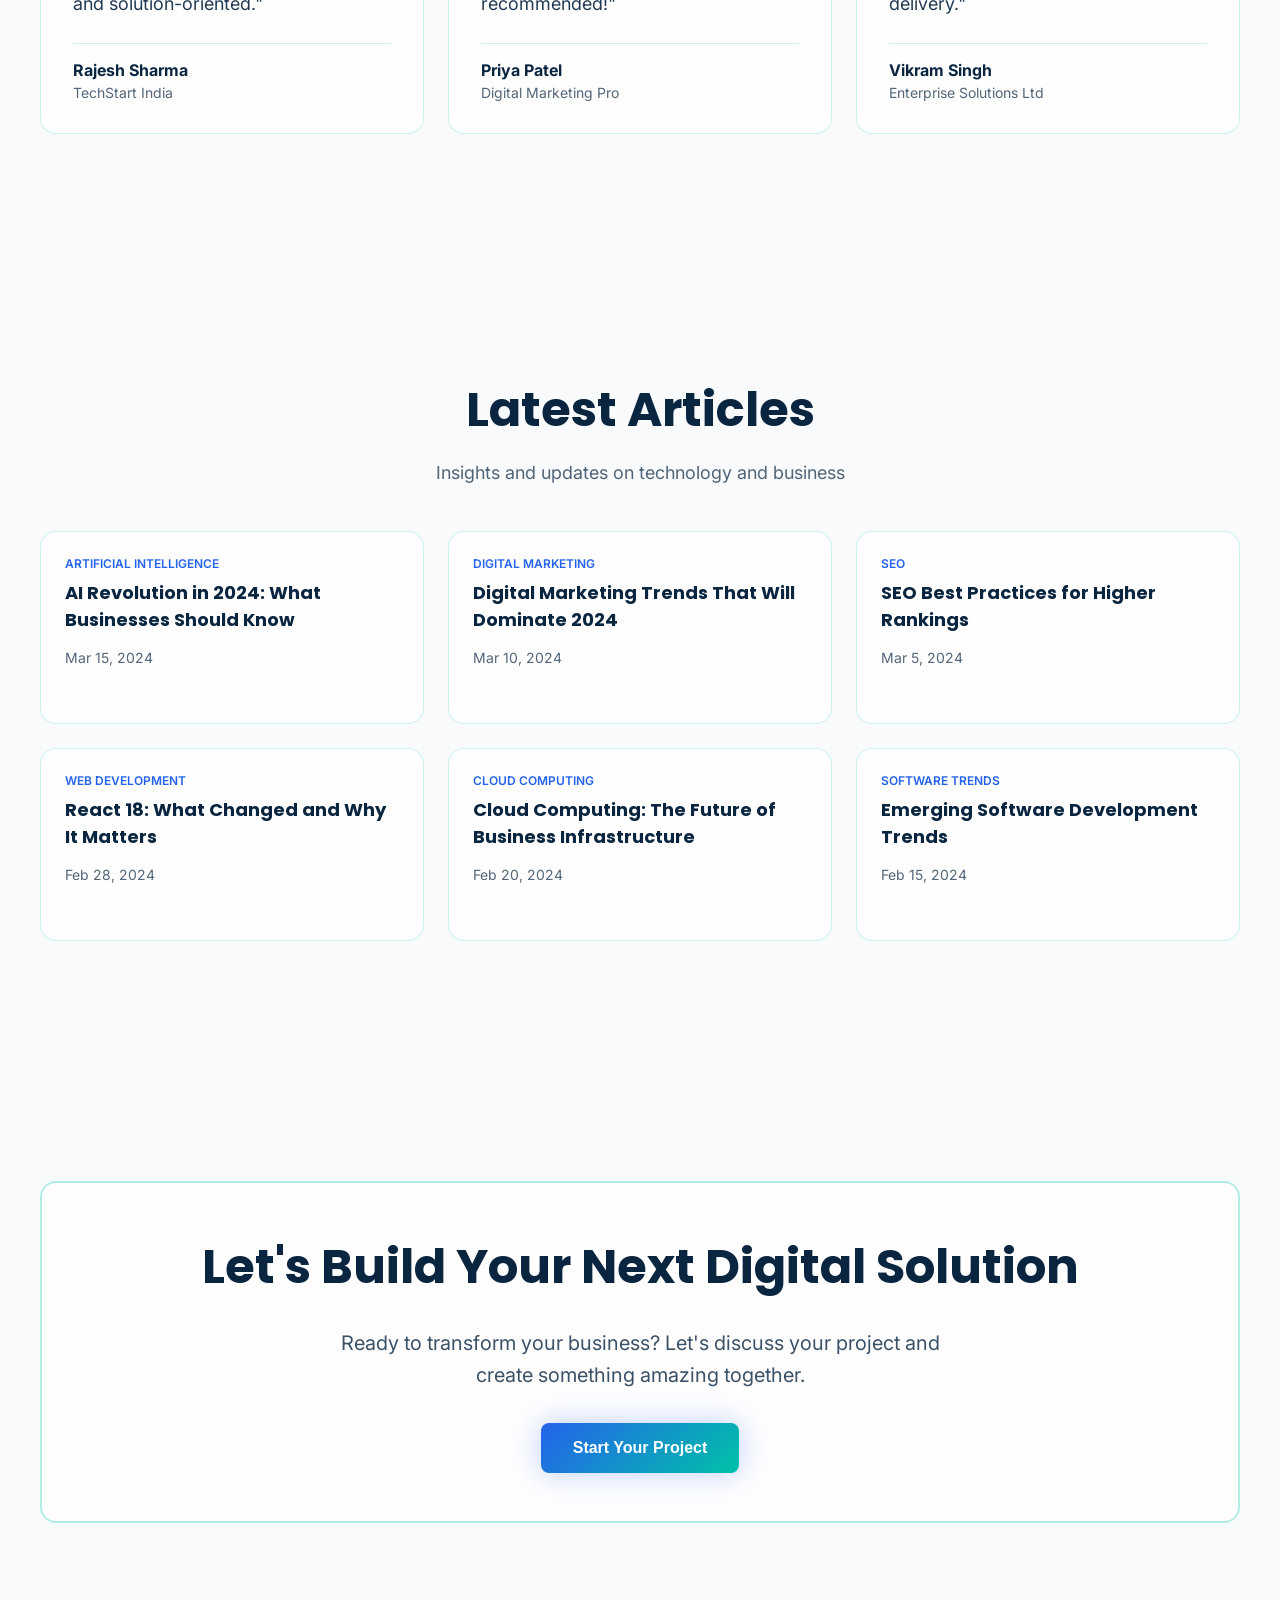
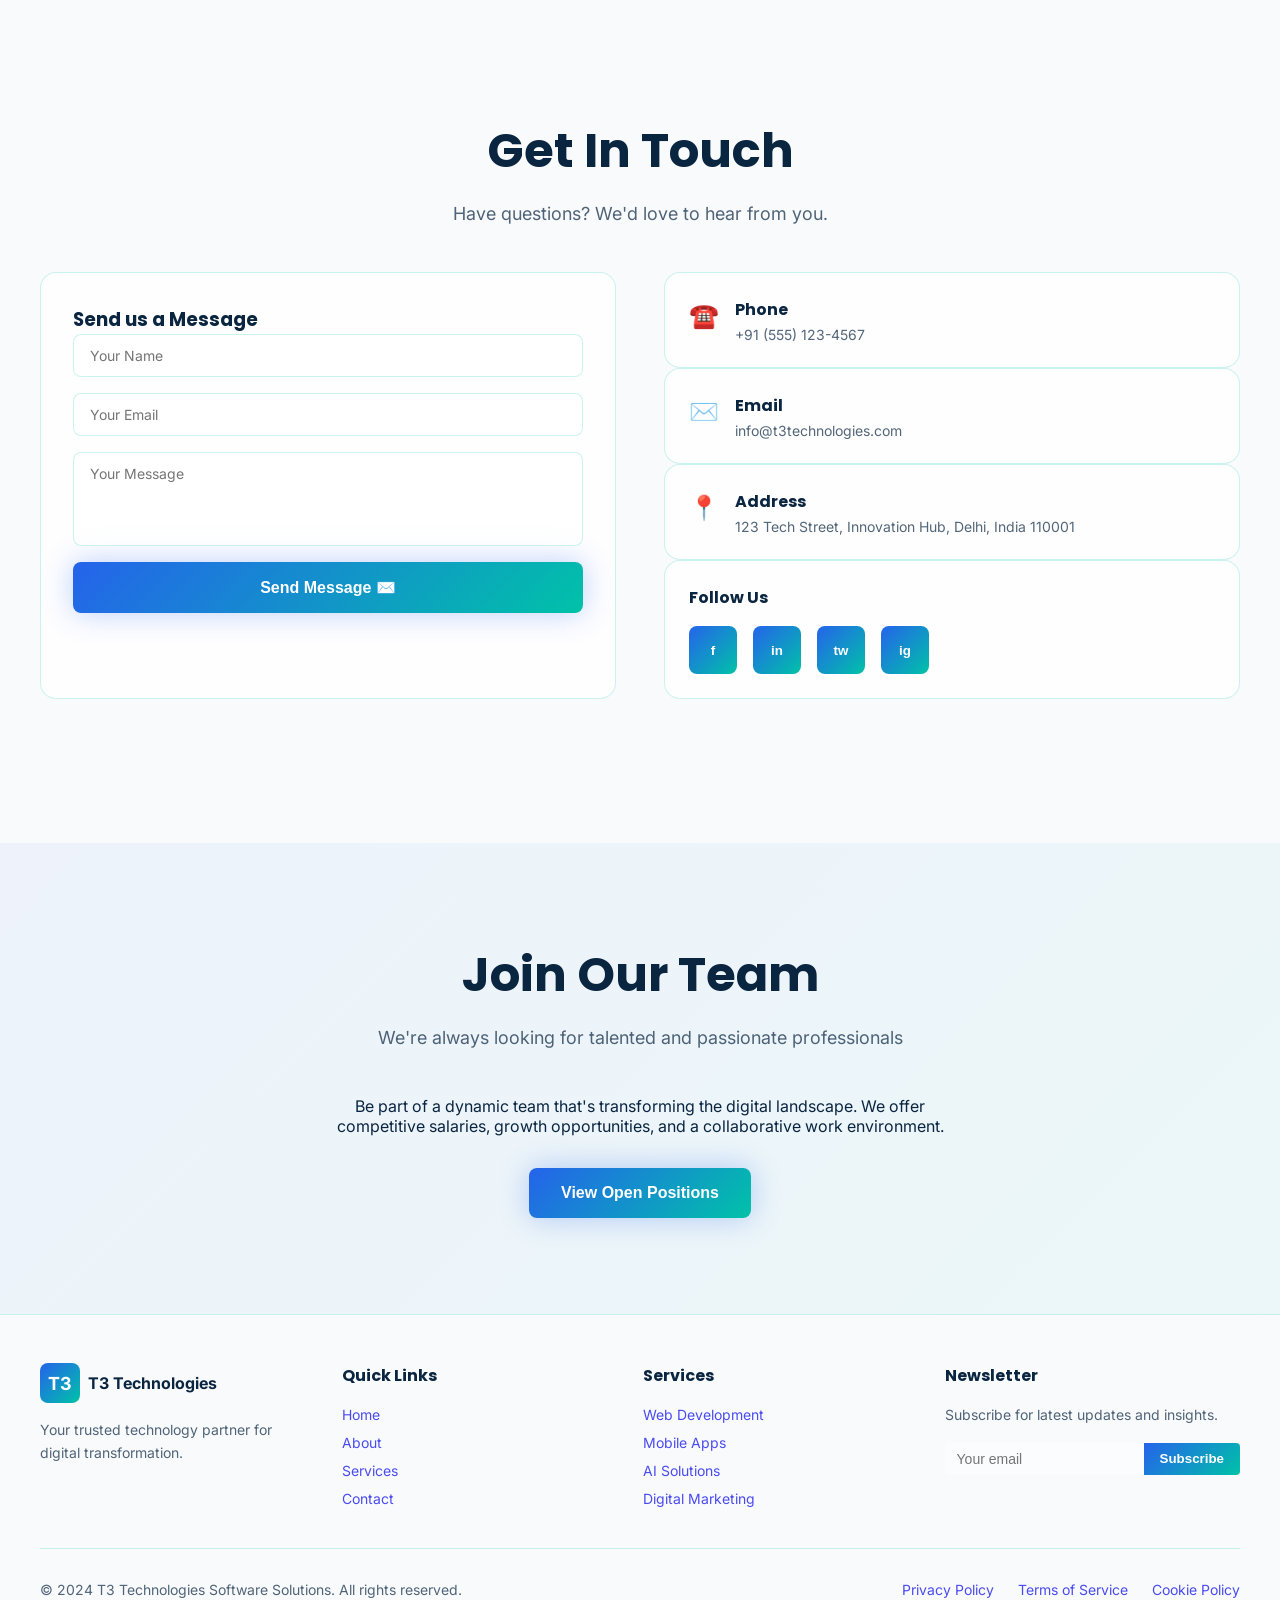
<file: index-separate.html>
<!DOCTYPE html>
<html lang="en">
<head>
    <meta charset="UTF-8">
    <meta name="viewport" content="width=device-width, initial-scale=1.0">
    <title>T3 Technologies - IT & Digital Solutions</title>
    <link rel="preconnect" href="https://fonts.googleapis.com">
    <link rel="preconnect" href="https://fonts.gstatic.com" crossorigin>
    <link href="https://fonts.googleapis.com/css2?family=Poppins:wght@600;700;800&family=Inter:wght@400;500;600&display=swap" rel="stylesheet">
    <link rel="stylesheet" href="styles.css">
</head>
<body>
    <!-- Scroll Progress Bar -->
    <div id="scrollProgress"></div>

    <!-- Navigation -->
    <nav id="navbar">
        <div class="nav-container">
            <div class="nav-logo">
                <div class="logo-box">T3</div>
                <span id="logo-text">T3 Technologies</span>
            </div>

            <!-- Desktop Menu -->
            <div class="nav-links" id="navLinks">
                <a onclick="scrollToSection('hero')">Home</a>
                <a onclick="scrollToSection('about')">About</a>
                <a onclick="scrollToSection('services')">Services</a>
                <a onclick="scrollToSection('portfolio')">Portfolio</a>
                <a onclick="scrollToSection('why')">Why Choose Us</a>
                <a onclick="scrollToSection('technologies')">Technologies</a>
                <a onclick="scrollToSection('testimonials')">Testimonials</a>
                <a onclick="scrollToSection('blog')">Blog</a>
                <a onclick="scrollToSection('careers')">Careers</a>
                <a onclick="scrollToSection('contact')">Contact</a>
            </div>

            <div class="nav-icons">
                <button class="icon-btn" id="themeToggle" title="Toggle Dark Mode">🌙</button>
                <button class="menu-btn" id="menuBtn" onclick="toggleMobileMenu()">☰</button>
            </div>
        </div>

        <!-- Mobile Menu -->
        <div class="mobile-menu" id="mobileMenu">
            <a onclick="scrollToSection('hero')">Home</a>
            <a onclick="scrollToSection('about')">About</a>
            <a onclick="scrollToSection('services')">Services</a>
            <a onclick="scrollToSection('portfolio')">Portfolio</a>
            <a onclick="scrollToSection('why')">Why Choose Us</a>
            <a onclick="scrollToSection('technologies')">Technologies</a>
            <a onclick="scrollToSection('testimonials')">Testimonials</a>
            <a onclick="scrollToSection('blog')">Blog</a>
            <a onclick="scrollToSection('careers')">Careers</a>
            <a onclick="scrollToSection('contact')">Contact</a>
        </div>
    </nav>

    <!-- Hero Section -->
    <section id="hero">
        <div class="hero-background">
            <div class="blob blob1"></div>
            <div class="blob blob2"></div>
            <div class="blob blob3"></div>
        </div>

        <div class="container hero-content">
            <div class="hero-badge">Welcome to the Future of Technology</div>
            <h1>Empowering Businesses with Smart IT & Digital Solutions</h1>
            <p>We build custom software, websites, mobile applications, AI automation, cloud solutions, and digital marketing strategies that help businesses grow faster.</p>

            <div class="hero-buttons">
                <button class="btn btn-primary">Get Free Consultation</button>
                <button class="btn btn-secondary" onclick="scrollToSection('services')">View Services</button>
            </div>

            <div class="hero-stats">
                <div class="stat-item">
                    <div class="stat-number" id="projectCount">250</div>
                    <div class="stat-label">Projects Completed</div>
                </div>
                <div class="stat-item">
                    <div class="stat-number" id="clientCount">180</div>
                    <div class="stat-label">Happy Clients</div>
                </div>
                <div class="stat-item">
                    <div class="stat-number" id="teamCount">45</div>
                    <div class="stat-label">Team Members</div>
                </div>
            </div>
        </div>
    </section>

    <!-- About Section -->
    <section id="about">
        <div class="container">
            <h2>About T3 Technologies</h2>
            <p class="section-subtitle">A trusted technology partner delivering innovative software, web, AI, cloud, and digital marketing solutions</p>

            <div class="grid-2">
                <div class="card mission-card">
                    <h3>Our Mission</h3>
                    <p>Helping businesses grow through innovative and affordable technology.</p>
                    <p>We believe that technology should be accessible to businesses of all sizes. Our mission is to provide cutting-edge solutions that empower entrepreneurs, startups, SMEs, and enterprises to scale their operations and achieve their goals.</p>
                </div>

                <div class="card mission-card">
                    <h3>Our Vision</h3>
                    <p>To become one of India's leading technology solution providers.</p>
                    <p>We aspire to be the most trusted and innovative technology partner, known for delivering exceptional solutions, maintaining the highest standards of quality, and fostering long-term relationships with our clients globally.</p>
                </div>
            </div>
        </div>
    </section>

    <!-- Services Section -->
    <section id="services">
        <div class="container">
            <h2>Our Services</h2>
            <p class="section-subtitle">Comprehensive solutions for your digital transformation</p>

            <div class="grid-4">
                <div class="card service-card">
                    <div class="service-icon">💻</div>
                    <h3>Custom Software Development</h3>
                    <p>Enterprise-grade solutions tailored to your needs</p>
                </div>
                <div class="card service-card">
                    <div class="service-icon">🌐</div>
                    <h3>Website Design & Development</h3>
                    <p>Modern, responsive, conversion-focused websites</p>
                </div>
                <div class="card service-card">
                    <div class="service-icon">📱</div>
                    <h3>Mobile App Development</h3>
                    <p>iOS and Android apps with native performance</p>
                </div>
                <div class="card service-card">
                    <div class="service-icon">📢</div>
                    <h3>Digital Marketing</h3>
                    <p>Strategic campaigns to boost your brand</p>
                </div>
                <div class="card service-card">
                    <div class="service-icon">📊</div>
                    <h3>Meta Ads Management</h3>
                    <p>Optimized Facebook and Instagram campaigns</p>
                </div>
                <div class="card service-card">
                    <div class="service-icon">🔍</div>
                    <h3>Google Ads Management</h3>
                    <p>High-ROI search and display advertising</p>
                </div>
                <div class="card service-card">
                    <div class="service-icon">⚡</div>
                    <h3>Search Engine Optimization</h3>
                    <p>Rank higher and drive organic traffic</p>
                </div>
                <div class="card service-card">
                    <div class="service-icon">🤖</div>
                    <h3>AI Chatbots</h3>
                    <p>24/7 customer engagement automation</p>
                </div>
                <div class="card service-card">
                    <div class="service-icon">🧠</div>
                    <h3>AI Agents & Automation</h3>
                    <p>Intelligent automation for your business</p>
                </div>
                <div class="card service-card">
                    <div class="service-icon">💬</div>
                    <h3>WhatsApp Business Automation</h3>
                    <p>Streamline customer communication</p>
                </div>
                <div class="card service-card">
                    <div class="service-icon">📋</div>
                    <h3>CRM Development</h3>
                    <p>Custom customer relationship management</p>
                </div>
                <div class="card service-card">
                    <div class="service-icon">🏢</div>
                    <h3>ERP Solutions</h3>
                    <p>Integrated enterprise resource planning</p>
                </div>
                <div class="card service-card">
                    <div class="service-icon">🎨</div>
                    <h3>UI/UX Design</h3>
                    <p>Beautiful, intuitive user experiences</p>
                </div>
                <div class="card service-card">
                    <div class="service-icon">☁️</div>
                    <h3>Cloud Solutions</h3>
                    <p>Scalable, secure cloud infrastructure</p>
                </div>
                <div class="card service-card">
                    <div class="service-icon">🖥️</div>
                    <h3>Linux Server Administration</h3>
                    <p>Reliable server management & optimization</p>
                </div>
                <div class="card service-card">
                    <div class="service-icon">🔧</div>
                    <h3>Website Maintenance</h3>
                    <p>Ongoing support and updates</p>
                </div>
            </div>
        </div>
    </section>

    <!-- Why Choose Us Section -->
    <section id="why">
        <div class="container">
            <h2>Why Choose Us</h2>
            <p class="section-subtitle">Reasons why businesses trust T3 Technologies</p>

            <div class="grid-3">
                <div class="card why-card">
                    <div class="why-number">1</div>
                    <h3>Experienced Professionals</h3>
                    <p>Team of certified experts with 10+ years of experience</p>
                </div>
                <div class="card why-card">
                    <div class="why-number">2</div>
                    <h3>Affordable Pricing</h3>
                    <p>Competitive rates without compromising quality</p>
                </div>
                <div class="card why-card">
                    <div class="why-number">3</div>
                    <h3>Fast Project Delivery</h3>
                    <p>On-time delivery without quality compromise</p>
                </div>
                <div class="card why-card">
                    <div class="why-number">4</div>
                    <h3>Secure & Scalable Solutions</h3>
                    <p>Enterprise-grade security and scalability</p>
                </div>
                <div class="card why-card">
                    <div class="why-number">5</div>
                    <h3>Dedicated Support</h3>
                    <p>24/7 customer support and maintenance</p>
                </div>
                <div class="card why-card">
                    <div class="why-number">6</div>
                    <h3>Customer Satisfaction</h3>
                    <p>98% client satisfaction and retention rate</p>
                </div>
            </div>
        </div>
    </section>

    <!-- Portfolio Section -->
    <section id="portfolio">
        <div class="container">
            <h2>Our Portfolio</h2>
            <p class="section-subtitle">Showcase of our recent projects and success stories</p>

            <div class="grid-4">
                <div class="card portfolio-card">
                    <div class="portfolio-image">🏘️</div>
                    <h3>Real Estate Marketing Website</h3>
                    <p>Web Development</p>
                    <div class="portfolio-link">View Project →</div>
                </div>
                <div class="card portfolio-card">
                    <div class="portfolio-image">🏢</div>
                    <h3>Business Website</h3>
                    <p>Web Design</p>
                    <div class="portfolio-link">View Project →</div>
                </div>
                <div class="card portfolio-card">
                    <div class="portfolio-image">🛒</div>
                    <h3>E-Commerce Store</h3>
                    <p>E-Commerce</p>
                    <div class="portfolio-link">View Project →</div>
                </div>
                <div class="card portfolio-card">
                    <div class="portfolio-image">📊</div>
                    <h3>CRM Software</h3>
                    <p>Custom Software</p>
                    <div class="portfolio-link">View Project →</div>
                </div>
                <div class="card portfolio-card">
                    <div class="portfolio-image">📈</div>
                    <h3>ERP Dashboard</h3>
                    <p>Enterprise</p>
                    <div class="portfolio-link">View Project →</div>
                </div>
                <div class="card portfolio-card">
                    <div class="portfolio-image">🤖</div>
                    <h3>AI Chatbot Platform</h3>
                    <p>AI Solutions</p>
                    <div class="portfolio-link">View Project →</div>
                </div>
                <div class="card portfolio-card">
                    <div class="portfolio-image">🎯</div>
                    <h3>Landing Page</h3>
                    <p>Marketing</p>
                    <div class="portfolio-link">View Project →</div>
                </div>
                <div class="card portfolio-card">
                    <div class="portfolio-image">📱</div>
                    <h3>Mobile App</h3>
                    <p>Mobile</p>
                    <div class="portfolio-link">View Project →</div>
                </div>
            </div>
        </div>
    </section>

    <!-- Technologies Section -->
    <section id="technologies">
        <div class="container">
            <h2>Technologies We Use</h2>
            <p class="section-subtitle">Latest tools and frameworks for modern solutions</p>

            <div style="display: grid; grid-template-columns: repeat(auto-fit, minmax(120px, 1fr)); gap: 24px;">
                <div class="card tech-card">
                    <div class="tech-icon">📄</div>
                    <p>HTML5</p>
                </div>
                <div class="card tech-card">
                    <div class="tech-icon">🎨</div>
                    <p>CSS3</p>
                </div>
                <div class="card tech-card">
                    <div class="tech-icon">⚡</div>
                    <p>JavaScript</p>
                </div>
                <div class="card tech-card">
                    <div class="tech-icon">⚛️</div>
                    <p>React</p>
                </div>
                <div class="card tech-card">
                    <div class="tech-icon">🟢</div>
                    <p>Node.js</p>
                </div>
                <div class="card tech-card">
                    <div class="tech-icon">🐍</div>
                    <p>Python</p>
                </div>
                <div class="card tech-card">
                    <div class="tech-icon">🐘</div>
                    <p>PHP</p>
                </div>
                <div class="card tech-card">
                    <div class="tech-icon">🔴</div>
                    <p>Laravel</p>
                </div>
                <div class="card tech-card">
                    <div class="tech-icon">🗄️</div>
                    <p>MySQL</p>
                </div>
                <div class="card tech-card">
                    <div class="tech-icon">🍃</div>
                    <p>MongoDB</p>
                </div>
                <div class="card tech-card">
                    <div class="tech-icon">☁️</div>
                    <p>AWS</p>
                </div>
                <div class="card tech-card">
                    <div class="tech-icon">🐳</div>
                    <p>Docker</p>
                </div>
            </div>
        </div>
    </section>

    <!-- Process Section -->
    <section id="process">
        <div class="container">
            <h2>Our Process</h2>
            <p class="section-subtitle">Streamlined approach to deliver excellence</p>

            <div class="grid-4 process-grid">
                <div class="card process-step">
                    <div class="step-number">1</div>
                    <h3>Requirement Analysis</h3>
                    <p>Understanding your vision and requirements</p>
                    <div class="process-arrow">→</div>
                </div>
                <div class="card process-step">
                    <div class="step-number">2</div>
                    <h3>Planning</h3>
                    <p>Strategic roadmap and timeline</p>
                    <div class="process-arrow">→</div>
                </div>
                <div class="card process-step">
                    <div class="step-number">3</div>
                    <h3>UI/UX Design</h3>
                    <p>Crafting beautiful user experiences</p>
                    <div class="process-arrow">→</div>
                </div>
                <div class="card process-step">
                    <div class="step-number">4</div>
                    <h3>Development</h3>
                    <p>Building robust solutions</p>
                </div>
            </div>

            <div class="grid-3" style="margin-top: 24px;">
                <div class="card process-step">
                    <div class="step-number">5</div>
                    <h3>Testing</h3>
                    <p>Quality assurance and optimization</p>
                </div>
                <div class="card process-step">
                    <div class="step-number">6</div>
                    <h3>Deployment</h3>
                    <p>Launching to production</p>
                </div>
                <div class="card process-step">
                    <div class="step-number">7</div>
                    <h3>Support & Maintenance</h3>
                    <p>Ongoing support and improvements</p>
                </div>
            </div>
        </div>
    </section>

    <!-- Testimonials Section -->
    <section id="testimonials">
        <div class="container">
            <h2>What Our Clients Say</h2>
            <p class="section-subtitle">Real feedback from satisfied clients</p>

            <div class="grid-3">
                <div class="card testimonial-card">
                    <div class="stars">
                        <span class="star">★</span>
                        <span class="star">★</span>
                        <span class="star">★</span>
                        <span class="star">★</span>
                        <span class="star">★</span>
                    </div>
                    <p class="testimonial-text">"T3 Technologies delivered our e-commerce platform ahead of schedule. Their team is professional and solution-oriented."</p>
                    <div class="testimonial-author">
                        <div class="testimonial-name">Rajesh Sharma</div>
                        <div class="testimonial-company">TechStart India</div>
                    </div>
                </div>

                <div class="card testimonial-card">
                    <div class="stars">
                        <span class="star">★</span>
                        <span class="star">★</span>
                        <span class="star">★</span>
                        <span class="star">★</span>
                        <span class="star">★</span>
                    </div>
                    <p class="testimonial-text">"Excellent digital marketing strategies. Our ROI increased by 300% within 3 months. Highly recommended!"</p>
                    <div class="testimonial-author">
                        <div class="testimonial-name">Priya Patel</div>
                        <div class="testimonial-company">Digital Marketing Pro</div>
                    </div>
                </div>

                <div class="card testimonial-card">
                    <div class="stars">
                        <span class="star">★</span>
                        <span class="star">★</span>
                        <span class="star">★</span>
                        <span class="star">★</span>
                        <span class="star">★</span>
                    </div>
                    <p class="testimonial-text">"Their custom ERP solution transformed our business operations. Outstanding support and quality delivery."</p>
                    <div class="testimonial-author">
                        <div class="testimonial-name">Vikram Singh</div>
                        <div class="testimonial-company">Enterprise Solutions Ltd</div>
                    </div>
                </div>
            </div>
        </div>
    </section>

    <!-- Blog Section -->
    <section id="blog">
        <div class="container">
            <h2>Latest Articles</h2>
            <p class="section-subtitle">Insights and updates on technology and business</p>

            <div class="grid-3">
                <div class="card blog-card">
                    <div class="blog-category">ARTIFICIAL INTELLIGENCE</div>
                    <h3>AI Revolution in 2024: What Businesses Should Know</h3>
                    <p class="blog-date">Mar 15, 2024</p>
                    <div class="blog-link">Read More →</div>
                </div>

                <div class="card blog-card">
                    <div class="blog-category">DIGITAL MARKETING</div>
                    <h3>Digital Marketing Trends That Will Dominate 2024</h3>
                    <p class="blog-date">Mar 10, 2024</p>
                    <div class="blog-link">Read More →</div>
                </div>

                <div class="card blog-card">
                    <div class="blog-category">SEO</div>
                    <h3>SEO Best Practices for Higher Rankings</h3>
                    <p class="blog-date">Mar 5, 2024</p>
                    <div class="blog-link">Read More →</div>
                </div>

                <div class="card blog-card">
                    <div class="blog-category">WEB DEVELOPMENT</div>
                    <h3>React 18: What Changed and Why It Matters</h3>
                    <p class="blog-date">Feb 28, 2024</p>
                    <div class="blog-link">Read More →</div>
                </div>

                <div class="card blog-card">
                    <div class="blog-category">CLOUD COMPUTING</div>
                    <h3>Cloud Computing: The Future of Business Infrastructure</h3>
                    <p class="blog-date">Feb 20, 2024</p>
                    <div class="blog-link">Read More →</div>
                </div>

                <div class="card blog-card">
                    <div class="blog-category">SOFTWARE TRENDS</div>
                    <h3>Emerging Software Development Trends</h3>
                    <p class="blog-date">Feb 15, 2024</p>
                    <div class="blog-link">Read More →</div>
                </div>
            </div>
        </div>
    </section>

    <!-- CTA Section -->
    <section id="cta">
        <div class="container">
            <div class="card cta-card">
                <h2>Let's Build Your Next Digital Solution</h2>
                <p>Ready to transform your business? Let's discuss your project and create something amazing together.</p>
                <button class="btn btn-primary">Start Your Project</button>
            </div>
        </div>
    </section>

    <!-- Contact Section -->
    <section id="contact">
        <div class="container">
            <h2>Get In Touch</h2>
            <p class="section-subtitle">Have questions? We'd love to hear from you.</p>

            <div class="contact-grid">
                <!-- Contact Form -->
                <div class="card" style="padding: 32px;">
                    <h3>Send us a Message</h3>
                    <form class="contact-form" id="contactForm">
                        <div class="form-group">
                            <label>Name</label>
                            <input type="text" placeholder="Your Name" required>
                        </div>
                        <div class="form-group">
                            <label>Email</label>
                            <input type="email" placeholder="Your Email" required>
                        </div>
                        <div class="form-group">
                            <label>Message</label>
                            <textarea placeholder="Your Message" rows="4" required></textarea>
                        </div>
                        <button type="submit" class="btn btn-primary" style="width: 100%;">Send Message ✉️</button>
                    </form>
                </div>

                <!-- Contact Info -->
                <div>
                    <div class="card contact-info-item">
                        <span class="contact-icon">☎️</span>
                        <div>
                            <h4>Phone</h4>
                            <p>+91 (555) 123-4567</p>
                        </div>
                    </div>

                    <div class="card contact-info-item">
                        <span class="contact-icon">✉️</span>
                        <div>
                            <h4>Email</h4>
                            <p>info@t3technologies.com</p>
                        </div>
                    </div>

                    <div class="card contact-info-item">
                        <span class="contact-icon">📍</span>
                        <div>
                            <h4>Address</h4>
                            <p>123 Tech Street, Innovation Hub, Delhi, India 110001</p>
                        </div>
                    </div>

                    <div class="card" style="padding: 24px;">
                        <h4 style="margin-bottom: 16px;">Follow Us</h4>
                        <div class="social-links">
                            <button class="social-btn" title="Facebook">f</button>
                            <button class="social-btn" title="LinkedIn">in</button>
                            <button class="social-btn" title="Twitter">tw</button>
                            <button class="social-btn" title="Instagram">ig</button>
                        </div>
                    </div>
                </div>
            </div>
        </div>
    </section>

    <!-- Careers Section (Placeholder) -->
    <section id="careers" style="background: linear-gradient(135deg, rgba(37, 99, 235, 0.05), rgba(0, 194, 168, 0.05));">
        <div class="container" style="text-align: center;">
            <h2>Join Our Team</h2>
            <p class="section-subtitle">We're always looking for talented and passionate professionals</p>
            <p style="margin-bottom: 32px; max-width: 640px; margin-left: auto; margin-right: auto;">
                Be part of a dynamic team that's transforming the digital landscape. We offer competitive salaries, growth opportunities, and a collaborative work environment.
            </p>
            <button class="btn btn-primary">View Open Positions</button>
        </div>
    </section>

    <!-- Footer -->
    <footer>
        <div class="footer-content">
            <div class="footer-grid">
                <div class="footer-section">
                    <div style="display: flex; align-items: center; gap: 8px; margin-bottom: 16px;">
                        <div class="logo-box">T3</div>
                        <span style="font-weight: bold;">T3 Technologies</span>
                    </div>
                    <p>Your trusted technology partner for digital transformation.</p>
                </div>

                <div class="footer-section">
                    <h4>Quick Links</h4>
                    <ul class="footer-links">
                        <li><a href="#hero">Home</a></li>
                        <li><a href="#about">About</a></li>
                        <li><a href="#services">Services</a></li>
                        <li><a href="#contact">Contact</a></li>
                    </ul>
                </div>

                <div class="footer-section">
                    <h4>Services</h4>
                    <ul class="footer-links">
                        <li><a href="#services">Web Development</a></li>
                        <li><a href="#services">Mobile Apps</a></li>
                        <li><a href="#services">AI Solutions</a></li>
                        <li><a href="#services">Digital Marketing</a></li>
                    </ul>
                </div>

                <div class="footer-section">
                    <h4>Newsletter</h4>
                    <p>Subscribe for latest updates and insights.</p>
                    <form class="newsletter-form" onsubmit="handleNewsletterSubmit(event)">
                        <input type="email" placeholder="Your email" required>
                        <button type="submit">Subscribe</button>
                    </form>
                </div>
            </div>

            <div class="footer-bottom">
                <p>&copy; 2024 T3 Technologies Software Solutions. All rights reserved.</p>
                <div class="footer-links-bottom">
                    <a href="#">Privacy Policy</a>
                    <a href="#">Terms of Service</a>
                    <a href="#">Cookie Policy</a>
                </div>
            </div>
        </div>
    </footer>

    <!-- WhatsApp Button -->
    <a href="https://wa.me/91555123456" class="whatsapp-btn" title="Chat on WhatsApp" target="_blank">💬</a>

    <!-- Scroll to Top Button -->
    <button class="scroll-top-btn" id="scrollTopBtn" onclick="scrollToTop()" title="Scroll to top">↑</button>

    <!-- External JavaScript File -->
    <script src="script.js"></script>
</body>
</html>
</file>
<file: digital card.css>
/* =========================================================
T3 TECHNOLOGIES
DIGITAL BUSINESS CARD
File: digital card.css
========================================================= */

/* ================= RESET ================= */

* {
  margin: 0;
  padding: 0;
  box-sizing: border-box;
  -webkit-tap-highlight-color: transparent;
  }

html,
body {
width: 100%;
min-height: 100%;
}

/* ================= BODY ================= */

body {

```
font-family:
    -apple-system,
    BlinkMacSystemFont,
    "Segoe UI",
    Roboto,
    Oxygen,
    Ubuntu,
    Cantarell,
    "Helvetica Neue",
    sans-serif;

background:
    linear-gradient(
        135deg,
        #0F172A 0%,
        #1a2847 50%,
        #0d1b2a 100%
    );

color: #f8f9fa;

min-height: 100vh;

display: flex;

align-items: center;

justify-content: center;

padding: 20px;

background-attachment: fixed;

font-size: 16px;
```

}

/* ================= WRAPPER ================= */

.wrapper {

```
width: 100%;

max-width: 450px;

display: flex;

flex-direction: column;
```

}

/* ================= CARD ================= */

.card-container {

```
width: 100%;

background:
    rgba(15, 23, 42, 0.82);

backdrop-filter: blur(15px);

-webkit-backdrop-filter: blur(15px);

border:
    1px solid rgba(255, 255, 255, 0.12);

border-radius: 24px;

padding: 40px 28px;

box-shadow:
    0 25px 70px rgba(0, 0, 0, 0.45),
    inset 0 1px 0 rgba(255, 255, 255, 0.10);

animation:
    cardSlideIn 0.6s ease-out;
```

}

@keyframes cardSlideIn {

```
from {

    opacity: 0;

    transform:
        translateY(25px)
        scale(0.98);

}

to {

    opacity: 1;

    transform:
        translateY(0)
        scale(1);

}
```

}

/* ================= HEADER ================= */

.header {

```
text-align: center;

margin-bottom: 28px;

padding-bottom: 24px;

border-bottom:
    1px solid rgba(255, 255, 255, 0.10);
```

}

.company-logo {

```
font-size: 11px;

font-weight: 700;

letter-spacing: 2px;

color: #06B6D4;

text-transform: uppercase;

margin-bottom: 6px;
```

}

.company-name {

```
font-size: 18px;

font-weight: 700;

line-height: 1.2;

margin-bottom: 14px;

letter-spacing: -0.3px;
```

}

.name {

```
font-size: 27px;

font-weight: 750;

margin-bottom: 7px;

background:
    linear-gradient(
        135deg,
        #ffffff,
        #cbd5e1
    );

-webkit-background-clip: text;

-webkit-text-fill-color: transparent;

background-clip: text;

line-height: 1.2;
```

}

.title {

```
font-size: 12px;

font-weight: 500;

color: #06B6D4;

letter-spacing: 0.4px;

line-height: 1.5;
```

}

/* ================= CONTACT INFO ================= */

.contact-info {

```
display: flex;

flex-direction: column;

gap: 10px;

margin-bottom: 24px;

padding: 16px;

background:
    rgba(255, 255, 255, 0.05);

border:
    1px solid rgba(255, 255, 255, 0.08);

border-radius: 14px;
```

}

.info-item {

```
display: flex;

align-items: center;

gap: 12px;

word-break: break-word;

cursor: pointer;

padding: 4px;

border-radius: 8px;

transition:
    background 0.2s ease,
    transform 0.2s ease;
```

}

.info-item:hover {

```
background:
    rgba(6, 182, 212, 0.08);

transform: translateX(3px);
```

}

.info-icon {

```
font-size: 17px;

min-width: 22px;

text-align: center;
```

}

.info-text {

```
color: #d4d8e8;

font-size: 13px;

line-height: 1.4;
```

}

/* ================= CONTACT BUTTONS ================= */

.contact-section {

```
margin-bottom: 20px;
```

}

.contact-grid {

```
display: grid;

grid-template-columns: 1fr 1fr;

gap: 10px;
```

}

.contact-btn {

```
display: flex;

align-items: center;

justify-content: center;

gap: 7px;

min-height: 48px;

padding: 12px 14px;

background:
    rgba(255, 255, 255, 0.07);

border:
    1px solid rgba(255, 255, 255, 0.14);

border-radius: 12px;

color: #ffffff;

text-decoration: none;

font-size: 11px;

font-weight: 600;

cursor: pointer;

transition:
    all 0.3s
    cubic-bezier(0.23, 1, 0.32, 1);

backdrop-filter: blur(5px);

-webkit-backdrop-filter: blur(5px);

white-space: nowrap;

touch-action: manipulation;

user-select: none;

-webkit-user-select: none;
```

}

.contact-btn:hover {

```
background:
    rgba(6, 182, 212, 0.16);

border-color:
    rgba(6, 182, 212, 0.45);

transform:
    translateY(-3px);

box-shadow:
    0 10px 28px
    rgba(6, 182, 212, 0.20);
```

}

.contact-btn:active {

```
transform:
    translateY(0);
```

}

.contact-btn:focus-visible {

```
outline:
    2px solid #06B6D4;

outline-offset: 2px;
```

}

.contact-btn-icon {

```
font-size: 15px;

min-width: 18px;

text-align: center;
```

}

.contact-btn-full {

```
grid-column: 1 / -1;
```

}

/* ================= SAVE CONTACT ================= */

.btn-secondary {

```
background:
    linear-gradient(
        135deg,
        rgba(6, 182, 212, 0.16),
        rgba(6, 182, 212, 0.08)
    );

border-color:
    rgba(6, 182, 212, 0.35);
```

}

.btn-secondary:hover {

```
background:
    linear-gradient(
        135deg,
        rgba(6, 182, 212, 0.25),
        rgba(6, 182, 212, 0.12)
    );
```

}

/* ================= ABOUT ================= */

.description-section {

```
margin-bottom: 20px;

padding: 16px;

background:
    rgba(255, 255, 255, 0.04);

border:
    1px solid rgba(255, 255, 255, 0.08);

border-radius: 14px;
```

}

.description-title {

```
font-size: 10px;

font-weight: 700;

letter-spacing: 1.5px;

color: #06B6D4;

text-transform: uppercase;

margin-bottom: 8px;
```

}

.description-text {

```
font-size: 12px;

line-height: 1.65;

color: #d4d8e8;
```

}

/* ================= WEBSITE ================= */

.website-section {

```
margin-bottom: 20px;
```

}

.website-label {

```
font-size: 10px;

font-weight: 700;

letter-spacing: 1.5px;

color: #06B6D4;

text-transform: uppercase;

margin-bottom: 10px;
```

}

.website-link {

```
display: flex;

align-items: center;

gap: 12px;

padding: 16px;

background:
    linear-gradient(
        135deg,
        rgba(6, 182, 212, 0.11),
        rgba(6, 182, 212, 0.04)
    );

border:
    1px solid rgba(6, 182, 212, 0.30);

border-radius: 14px;

text-decoration: none;

color: #ffffff;

transition:
    all 0.3s ease;
```

}

.website-link:hover {

```
background:
    linear-gradient(
        135deg,
        rgba(6, 182, 212, 0.20),
        rgba(6, 182, 212, 0.08)
    );

border-color:
    rgba(6, 182, 212, 0.55);

transform:
    translateX(4px);

box-shadow:
    0 8px 25px
    rgba(6, 182, 212, 0.18);
```

}

.website-icon {

```
font-size: 24px;

min-width: 26px;

display: flex;

align-items: center;

justify-content: center;
```

}

.website-content {

```
flex: 1;

min-width: 0;
```

}

.website-title {

```
font-size: 13px;

font-weight: 600;

margin-bottom: 3px;
```

}

.website-url {

```
font-size: 11px;

color: #94a3b8;

word-break: break-word;
```

}

.website-arrow {

```
font-size: 20px;

color: #06B6D4;

transition:
    transform 0.3s ease;
```

}

.website-link:hover .website-arrow {

```
transform:
    translateX(4px);
```

}

/* ================= QR ================= */

.qr-section {

```
display: flex;

flex-direction: column;

align-items: center;

margin-bottom: 20px;

padding: 20px;

background:
    rgba(255, 255, 255, 0.05);

border:
    1px solid rgba(255, 255, 255, 0.10);

border-radius: 16px;
```

}

.qr-label {

```
font-size: 10px;

font-weight: 700;

letter-spacing: 1.5px;

color: #06B6D4;

text-transform: uppercase;

margin-bottom: 12px;
```

}

.qr-code-placeholder {

```
width: 160px;

height: 160px;

background: #ffffff;

border:
    3px solid #06B6D4;

border-radius: 10px;

display: flex;

align-items: center;

justify-content: center;

text-align: center;

color: #0F172A;

font-size: 14px;

font-weight: 700;

line-height: 1.4;

box-shadow:
    0 8px 25px rgba(0, 0, 0, 0.20);
```

}

.qr-note {

```
font-size: 9px;

color: #94a3b8;

margin-top: 9px;

text-align: center;

line-height: 1.5;
```

}

/* ================= FOOTER ================= */

.footer {

```
text-align: center;

padding-top: 16px;

border-top:
    1px solid rgba(255, 255, 255, 0.10);
```

}

.footer-company {

```
font-size: 11px;

font-weight: 600;

margin-bottom: 4px;
```

}

.footer-copyright {

```
font-size: 9px;

color: #64748b;
```

}

/* ================= TOAST ================= */

.toast {

```
position: fixed;

left: 50%;

bottom: 25px;

transform:
    translateX(-50%);

width: calc(100% - 40px);

max-width: 400px;

background:
    rgba(6, 182, 212, 0.95);

backdrop-filter: blur(10px);

color: #ffffff;

padding: 13px 18px;

border-radius: 10px;

text-align: center;

font-size: 12px;

font-weight: 600;

z-index: 9999;

animation:
    toastIn 0.3s ease;
```

}

.toast-hide {

```
animation:
    toastOut 0.3s ease forwards;
```

}

@keyframes toastIn {

```
from {

    opacity: 0;

    transform:
        translate(-50%, 20px);

}

to {

    opacity: 1;

    transform:
        translate(-50%, 0);

}
```

}

@keyframes toastOut {

```
from {

    opacity: 1;

    transform:
        translate(-50%, 0);

}

to {

    opacity: 0;

    transform:
        translate(-50%, 20px);

}
```

}

/* ================= MOBILE ================= */

@media (max-width: 600px) {

```
body {

    padding: 12px;

    align-items: flex-start;

}

.wrapper {

    margin-top: 10px;

    margin-bottom: 10px;

}

.card-container {

    padding: 32px 20px;

    border-radius: 20px;

}

.name {

    font-size: 24px;

}

.company-name {

    font-size: 16px;

}

.contact-btn {

    min-height: 46px;

    padding: 11px 12px;

    font-size: 10px;

}

.qr-code-placeholder {

    width: 140px;

    height: 140px;

}
```

}

/* ================= SMALL MOBILE ================= */

@media (max-width: 420px) {

```
body {

    padding: 10px;

}

.card-container {

    padding: 28px 18px;

}

.name {

    font-size: 22px;

}

.title {

    font-size: 11px;

}

.contact-grid {

    grid-template-columns: 1fr;

}

.contact-btn {

    width: 100%;

    min-height: 44px;

    font-size: 10px;

}

.contact-info {

    padding: 12px;

}

.info-text {

    font-size: 12px;

}

.website-link {

    padding: 14px;

}

.website-icon {

    font-size: 21px;

}

.website-title {

    font-size: 12px;

}

.website-url {

    font-size: 10px;

}

.qr-code-placeholder {

    width: 130px;

    height: 130px;

}

.header {

    margin-bottom: 20px;

    padding-bottom: 18px;

}
```

}

/* ================= VERY SMALL MOBILE ================= */

@media (max-width: 360px) {

```
.card-container {

    padding: 24px 15px;

}

.name {

    font-size: 20px;

}

.company-name {

    font-size: 15px;

}

.contact-btn {

    font-size: 9.5px;

}

.qr-code-placeholder {

    width: 120px;

    height: 120px;

    font-size: 11px;

}
```

}

/* ================= DESKTOP ================= */

@media (min-width: 1024px) {

```
body {

    padding: 40px 20px;

}

.card-container {

    padding: 50px 40px;

}

.name {

    font-size: 32px;

}

.company-name {

    font-size: 22px;

}

.contact-btn {

    min-height: 52px;

    padding: 14px 18px;

    font-size: 12px;

}

.qr-code-placeholder {

    width: 180px;

    height: 180px;

}
```

}

/* ================= REDUCED MOTION ================= */

@media (prefers-reduced-motion: reduce) {

```
.card-container,
.contact-btn,
.website-link,
.website-arrow {

    animation: none;

    transition: none;

}
```

}

/* ================= PRINT ================= */

@media print {

```
body {

    background: #ffffff;

    color: #000000;

    padding: 0;

}

.card-container {

    background: #ffffff;

    border: 1px solid #ddd;

    box-shadow: none;

}

.contact-btn {

    color: #000000;

    page-break-inside: avoid;

}
```

}
</file>
<file: styles.css>
* {
    margin: 0;
    padding: 0;
    box-sizing: border-box;
}

html {
    scroll-behavior: smooth;
}

body {
    font-family: 'Inter', sans-serif;
    background-color: #F8FAFC;
    color: #0A2540;
    transition: background-color 0.3s, color 0.3s;
}

body.dark-mode {
    background-color: #0F1419;
    color: #F8FAFC;
}

/* Typography */
h1, h2, h3, h4, h5, h6 {
    font-family: 'Poppins', sans-serif;
    font-weight: 700;
}

.logo-image {
    width: 50px;
    height: auto;
}

/* Scrollbar */
::-webkit-scrollbar {
    width: 10px;
}

::-webkit-scrollbar-track {
    background: transparent;
}

::-webkit-scrollbar-thumb {
    background: linear-gradient(to bottom, #2563EB, #00C2A8);
    border-radius: 10px;
}

::-webkit-scrollbar-thumb:hover {
    background: linear-gradient(to bottom, #1d4ed8, #00a892);
}

/* Scroll Progress Bar */
#scrollProgress {
    position: fixed;
    top: 0;
    left: 0;
    height: 4px;
    background: linear-gradient(to right, #00C2A8, #2563EB, #00C2A8);
    width: 0%;
    z-index: 9999;
    transition: width 0.1s ease;
}

/* Navigation */
nav {
    position: fixed;
    width: 100%;
    top: 0;
    z-index: 40;
    backdrop-filter: blur(10px);
    transition: all 0.3s ease;
}

body.dark-mode nav {
    background-color: rgba(15, 20, 25, 0.5);
}

nav.light-mode {
    background-color: rgba(255, 255, 255, 0.5);
}

.nav-container {
    max-width: 1280px;
    margin: 0 auto;
    padding: 0 1.5rem;
    display: flex;
    justify-content: space-between;
    align-items: center;
    height: 64px;
}

.nav-logo {
    display: flex;
    align-items: center;
    gap: 8px;
    font-weight: 700;
}

.logo-box {
    width: 40px;
    height: 40px;
    background: linear-gradient(135deg, #2563EB, #00C2A8);
    border-radius: 8px;
    display: flex;
    align-items: center;
    justify-content: center;
    color: white;
    font-weight: bold;
    font-size: 18px;
}

.nav-links {
    display: none;
    gap: 32px;
}

.nav-links a {
    font-size: 14px;
    font-weight: 500;
    text-decoration: none;
    color: inherit;
    cursor: pointer;
    transition: color 0.3s;
}

.nav-links a:hover {
    color: #2563EB;
}

@media (min-width: 1024px) {
    .nav-links {
        display: flex;
    }
}

.nav-icons {
    display: flex;
    align-items: center;
    gap: 16px;
}

.icon-btn {
    background: none;
    border: none;
    cursor: pointer;
    font-size: 20px;
    transition: transform 0.3s;
}

.icon-btn:hover {
    transform: scale(1.1);
}

.menu-btn {
    display: block;
    background: none;
    border: none;
    cursor: pointer;
    font-size: 24px;
}

@media (min-width: 1024px) {
    .menu-btn {
        display: none;
    }
}

.mobile-menu {
    display: none;
    position: fixed;
    top: 64px;
    left: 0;
    right: 0;
    background: inherit;
    backdrop-filter: blur(10px);
    border-top: 1px solid rgba(0, 194, 168, 0.2);
    padding: 16px 0;
    z-index: 39;
}

.mobile-menu.active {
    display: block;
}

.mobile-menu a {
    display: block;
    padding: 12px 24px;
    text-decoration: none;
    color: inherit;
    transition: background-color 0.3s;
    cursor: pointer;
}

.mobile-menu a:hover {
    background-color: rgba(37, 99, 235, 0.1);
}

/* Main Container */
.container {
    max-width: 1280px;
    margin: 0 auto;
    padding: 0 1.5rem;
}

/* Section Styles */
section {
    padding: 96px 16px;
    position: relative;
}

section h2 {
    font-size: 48px;
    margin-bottom: 16px;
    text-align: center;
}

@media (max-width: 768px) {
    section h2 {
        font-size: 36px;
    }
}

.section-subtitle {
    font-size: 18px;
    opacity: 0.7;
    max-width: 640px;
    margin: 0 auto 48px;
    text-align: center;
}

/* Hero Section */
#hero {
    min-height: 100vh;
    display: flex;
    align-items: center;
    justify-content: center;
    padding-top: 64px;
    overflow: hidden;
}

.hero-content {
    position: relative;
    z-index: 10;
    text-align: center;
    max-width: 896px;
    margin: 0 auto;
}

.hero-badge {
    display: inline-block;
    padding: 8px 16px;
    background: linear-gradient(to right, #2563EB, #00C2A8);
    background-clip: text;
    -webkit-background-clip: text;
    -webkit-text-fill-color: transparent;
    font-weight: 600;
    margin-bottom: 24px;
}

.hero-content h1 {
    font-size: 64px;
    line-height: 1.2;
    margin-bottom: 24px;
}

@media (max-width: 768px) {
    .hero-content h1 {
        font-size: 48px;
    }
}

.hero-content p {
    font-size: 20px;
    opacity: 0.8;
    margin-bottom: 32px;
    line-height: 1.6;
}

.hero-buttons {
    display: flex;
    flex-direction: column;
    gap: 16px;
    justify-content: center;
    align-items: center;
    margin-bottom: 64px;
}

@media (min-width: 640px) {
    .hero-buttons {
        flex-direction: row;
    }
}

.btn {
    padding: 16px 32px;
    font-size: 16px;
    font-weight: 600;
    border: none;
    border-radius: 8px;
    cursor: pointer;
    transition: all 0.3s;
}

.btn-primary {
    background: linear-gradient(135deg, #2563EB, #00C2A8);
    color: white;
    box-shadow: 0 0 30px rgba(37, 99, 235, 0.3);
}

.btn-primary:hover {
    box-shadow: 0 0 50px rgba(37, 99, 235, 0.5);
    transform: scale(1.05);
}

.btn-secondary {
    background: transparent;
    color: inherit;
    border: 2px solid currentColor;
}

.btn-secondary:hover {
    background-color: rgba(37, 99, 235, 0.1);
    transform: scale(1.05);
}

/* Animated Background */
.hero-background {
    position: absolute;
    inset: 0;
    overflow: hidden;
}

.blob {
    position: absolute;
    border-radius: 50%;
    filter: blur(120px);
    opacity: 0.2;
    mix-blend-mode: multiply;
    animation: blob 7s infinite;
}

@keyframes blob {
    0%, 100% {
        transform: translate(0, 0) scale(1);
    }
    33% {
        transform: translate(30px, -50px) scale(1.1);
    }
    66% {
        transform: translate(-20px, 20px) scale(0.9);
    }
}

.blob1 {
    width: 288px;
    height: 288px;
    background: #2563EB;
    top: 80px;
    left: 40px;
    animation-delay: 0s;
}

.blob2 {
    width: 288px;
    height: 288px;
    background: #00C2A8;
    top: 160px;
    right: 40px;
    animation-delay: 2s;
}

.blob3 {
    width: 288px;
    height: 288px;
    background: #2563EB;
    bottom: -32px;
    left: 80px;
    animation-delay: 4s;
}

/* Hero Stats */
.hero-stats {
    display: grid;
    grid-template-columns: repeat(3, 1fr);
    gap: 32px;
    margin-top: 64px;
    padding-top: 64px;
    border-top: 1px solid rgba(0, 194, 168, 0.2);
    text-align: center;
}

.stat-item {
    text-align: center;
}

.stat-number {
    font-size: 36px;
    font-weight: 700;
    background: linear-gradient(135deg, #2563EB, #00C2A8);
    background-clip: text;
    -webkit-background-clip: text;
    -webkit-text-fill-color: transparent;
}

.stat-label {
    font-size: 14px;
    opacity: 0.7;
    margin-top: 8px;
}

/* Cards */
.card {
    backdrop-filter: blur(10px);
    background-color: rgba(255, 255, 255, 0.8);
    border: 1px solid rgba(0, 194, 168, 0.2);
    border-radius: 16px;
    padding: 24px;
    transition: all 0.3s;
}

body.dark-mode .card {
    background-color: rgba(37, 99, 235, 0.1);
}

.card:hover {
    transform: scale(1.05);
    box-shadow: 0 20px 40px rgba(37, 99, 235, 0.2);
}

/* Grid Layouts */
.grid-2 {
    display: grid;
    grid-template-columns: 1fr;
    gap: 48px;
    margin-bottom: 48px;
}

@media (min-width: 768px) {
    .grid-2 {
        grid-template-columns: repeat(2, 1fr);
    }
}

.grid-3 {
    display: grid;
    grid-template-columns: 1fr;
    gap: 24px;
    margin-bottom: 48px;
}

@media (min-width: 768px) {
    .grid-3 {
        grid-template-columns: repeat(2, 1fr);
    }
}

@media (min-width: 1024px) {
    .grid-3 {
        grid-template-columns: repeat(3, 1fr);
    }
}

.grid-4 {
    display: grid;
    grid-template-columns: 1fr;
    gap: 24px;
    margin-bottom: 48px;
}

@media (min-width: 768px) {
    .grid-4 {
        grid-template-columns: repeat(2, 1fr);
    }
}

@media (min-width: 1024px) {
    .grid-4 {
        grid-template-columns: repeat(4, 1fr);
    }
}

/* Service Cards */
.service-card {
    text-align: center;
}

.service-icon {
    font-size: 48px;
    margin-bottom: 16px;
}

.service-card h3 {
    font-size: 18px;
    margin-bottom: 8px;
}

.service-card p {
    font-size: 14px;
    opacity: 0.7;
}

/* Why Choose Section */
.why-card {
    text-align: left;
}

.why-number {
    width: 48px;
    height: 48px;
    background: linear-gradient(135deg, #2563EB, #00C2A8);
    border-radius: 8px;
    display: flex;
    align-items: center;
    justify-content: center;
    color: white;
    font-weight: bold;
    font-size: 20px;
    margin-bottom: 16px;
}

.why-card h3 {
    font-size: 20px;
    margin-bottom: 12px;
}

.why-card p {
    opacity: 0.7;
    font-size: 14px;
}

/* Portfolio Cards */
.portfolio-card {
    text-align: center;
    position: relative;
}

.portfolio-image {
    font-size: 64px;
    margin-bottom: 16px;
    text-align: center;
}

.portfolio-card h3 {
    font-size: 18px;
    margin-bottom: 8px;
}

.portfolio-card p {
    font-size: 14px;
    opacity: 0.7;
    margin-bottom: 16px;
}

.portfolio-link {
    display: flex;
    align-items: center;
    gap: 8px;
    justify-content: center;
    color: #2563EB;
    opacity: 0;
    transition: opacity 0.3s;
    font-size: 14px;
}

.portfolio-card:hover .portfolio-link {
    opacity: 1;
}

/* Tech Cards */
.tech-card {
    text-align: center;
}

.tech-icon {
    font-size: 36px;
    margin-bottom: 8px;
}

.tech-card p {
    font-weight: 600;
    font-size: 14px;
}

/* Process Section */
.process-step {
    position: relative;
}

.step-number {
    width: 56px;
    height: 56px;
    background: linear-gradient(135deg, #2563EB, #00C2A8);
    border-radius: 8px;
    display: flex;
    align-items: center;
    justify-content: center;
    color: white;
    font-size: 24px;
    font-weight: bold;
    margin-bottom: 16px;
}

.process-step h3 {
    font-size: 18px;
    margin-bottom: 8px;
}

.process-step p {
    font-size: 14px;
    opacity: 0.7;
}

.process-arrow {
    display: none;
    position: absolute;
    right: -24px;
    top: 50%;
    transform: translateY(-50%);
    color: #2563EB;
    font-size: 24px;
}

@media (min-width: 1024px) {
    .process-arrow {
        display: block;
    }

    .grid-4.process-grid > :last-child .process-arrow {
        display: none;
    }
}

/* Testimonials */
.testimonial-card {
    padding: 32px;
}

.stars {
    display: flex;
    gap: 4px;
    margin-bottom: 16px;
}

.star {
    color: #FDE047;
    font-size: 18px;
}

.testimonial-text {
    font-size: 18px;
    margin-bottom: 24px;
    opacity: 0.9;
    line-height: 1.6;
}

.testimonial-author {
    border-top: 1px solid rgba(0, 194, 168, 0.2);
    padding-top: 16px;
}

.testimonial-name {
    font-weight: bold;
    margin-bottom: 4px;
}

.testimonial-company {
    font-size: 14px;
    opacity: 0.7;
}

/* Blog Section */
.blog-card {
    padding: 24px;
    cursor: pointer;
}

.blog-category {
    font-size: 12px;
    color: #2563EB;
    font-weight: 600;
    margin-bottom: 8px;
}

.blog-card h3 {
    font-size: 18px;
    margin-bottom: 16px;
    transition: color 0.3s;
}

.blog-card:hover h3 {
    color: #2563EB;
}

.blog-date {
    font-size: 14px;
    opacity: 0.7;
    margin-bottom: 16px;
}

.blog-link {
    display: flex;
    align-items: center;
    gap: 8px;
    color: #2563EB;
    opacity: 0;
    transition: opacity 0.3s;
    font-size: 14px;
}

.blog-card:hover .blog-link {
    opacity: 1;
}

/* CTA Section */
.cta-card {
    padding: 48px;
    border: 2px solid rgba(0, 194, 168, 0.3);
    text-align: center;
}

.cta-card h2 {
    font-size: 48px;
    margin-bottom: 24px;
}

.cta-card p {
    font-size: 20px;
    opacity: 0.8;
    max-width: 640px;
    margin: 0 auto 32px;
    line-height: 1.6;
}

/* Contact Section */
.contact-grid {
    display: grid;
    grid-template-columns: 1fr;
    gap: 48px;
    margin-bottom: 48px;
}

@media (min-width: 768px) {
    .contact-grid {
        grid-template-columns: repeat(2, 1fr);
    }
}

.contact-form {
    display: flex;
    flex-direction: column;
    gap: 16px;
}

.form-group {
    display: flex;
    flex-direction: column;
}

.form-group label {
    display: none;
}

.form-group input,
.form-group textarea {
    padding: 12px 16px;
    border: none;
    border-radius: 8px;
    backdrop-filter: blur(10px);
    background-color: rgba(255, 255, 255, 0.5);
    border: 1px solid rgba(0, 194, 168, 0.2);
    font-family: 'Inter', sans-serif;
    font-size: 14px;
    transition: all 0.3s;
    color: inherit;
}

body.dark-mode .form-group input,
body.dark-mode .form-group textarea {
    background-color: rgba(30, 30, 30, 0.5);
}

.form-group input:focus,
.form-group textarea:focus {
    outline: none;
    ring: 2px solid #2563EB;
    box-shadow: 0 0 0 3px rgba(37, 99, 235, 0.2);
}

.form-group textarea {
    resize: none;
}

.contact-info-item {
    display: flex;
    gap: 16px;
    padding: 24px;
}

.contact-icon {
    font-size: 24px;
    color: #2563EB;
    margin-top: 4px;
    flex-shrink: 0;
}

.contact-info-item h4 {
    font-size: 16px;
    margin-bottom: 4px;
}

.contact-info-item p {
    font-size: 14px;
    opacity: 0.7;
}

.social-links {
    display: flex;
    gap: 16px;
}

.social-btn {
    width: 48px;
    height: 48px;
    background: linear-gradient(135deg, #2563EB, #00C2A8);
    border: none;
    border-radius: 8px;
    color: white;
    cursor: pointer;
    font-weight: bold;
    transition: transform 0.3s;
}

.social-btn:hover {
    transform: scale(1.1);
}

/* Footer */
footer {
    border-top: 1px solid rgba(0, 194, 168, 0.2);
    padding: 48px 16px;
}

.footer-content {
    max-width: 1280px;
    margin: 0 auto;
    padding: 0 1.5rem;
}

.footer-grid {
    display: grid;
    grid-template-columns: 1fr;
    gap: 32px;
    margin-bottom: 32px;
}

@media (min-width: 768px) {
    .footer-grid {
        grid-template-columns: repeat(4, 1fr);
    }
}

.footer-section h4 {
    font-size: 16px;
    margin-bottom: 16px;
}

.footer-section p {
    font-size: 14px;
    opacity: 0.7;
    line-height: 1.6;
    margin-bottom: 16px;
}

.footer-links {
    list-style: none;
}

.footer-links li {
    margin-bottom: 8px;
}

.footer-links a {
    font-size: 14px;
    opacity: 0.7;
    text-decoration: none;
    transition: color 0.3s;
}

.footer-links a:hover {
    color: #2563EB;
    opacity: 1;
}

.newsletter-form {
    display: flex;
    gap: 0;
}

.newsletter-form input {
    flex: 1;
    padding: 8px 12px;
    border: none;
    border-radius: 4px 0 0 4px;
    font-size: 14px;
    background-color: rgba(255, 255, 255, 0.5);
}

body.dark-mode .newsletter-form input {
    background-color: rgba(30, 30, 30, 0.5);
}

.newsletter-form button {
    padding: 8px 16px;
    background: linear-gradient(135deg, #2563EB, #00C2A8);
    color: white;
    border: none;
    border-radius: 0 4px 4px 0;
    cursor: pointer;
    font-weight: 600;
    transition: box-shadow 0.3s;
}

.newsletter-form button:hover {
    box-shadow: 0 0 20px rgba(37, 99, 235, 0.4);
}

.footer-bottom {
    border-top: 1px solid rgba(0, 194, 168, 0.2);
    padding-top: 32px;
    display: flex;
    flex-direction: column;
    gap: 16px;
}

@media (min-width: 768px) {
    .footer-bottom {
        flex-direction: row;
        justify-content: space-between;
        align-items: center;
    }
}

.footer-bottom p {
    font-size: 14px;
    opacity: 0.7;
}

.footer-links-bottom {
    display: flex;
    gap: 24px;
}

.footer-links-bottom a {
    font-size: 14px;
    opacity: 0.7;
    text-decoration: none;
    transition: color 0.3s;
}

.footer-links-bottom a:hover {
    color: #2563EB;
    opacity: 1;
}

/* Floating Buttons */
.whatsapp-btn {
    position: fixed;
    bottom: 32px;
    right: 32px;
    width: 56px;
    height: 56px;
    background: linear-gradient(135deg, #22C55E, #16A34A);
    border: none;
    border-radius: 50%;
    color: white;
    font-size: 24px;
    cursor: pointer;
    box-shadow: 0 4px 12px rgba(34, 197, 94, 0.4);
    display: flex;
    align-items: center;
    justify-content: center;
    transition: transform 0.3s;
    z-index: 30;
    text-decoration: none;
}

.whatsapp-btn:hover {
    transform: scale(1.1);
}

.scroll-top-btn {
    position: fixed;
    bottom: 128px;
    right: 32px;
    width: 48px;
    height: 48px;
    background: linear-gradient(135deg, #2563EB, #00C2A8);
    border: none;
    border-radius: 50%;
    color: white;
    font-size: 20px;
    cursor: pointer;
    box-shadow: 0 4px 12px rgba(37, 99, 235, 0.4);
    display: none;
    align-items: center;
    justify-content: center;
    transition: all 0.3s;
    z-index: 30;
}

.scroll-top-btn.show {
    display: flex;
}

.scroll-top-btn:hover {
    transform: scale(1.1);
}

@media (max-width: 640px) {
    .whatsapp-btn,
    .scroll-top-btn {
        bottom: 24px;
        right: 24px;
        width: 48px;
        height: 48px;
        font-size: 20px;
    }

    .scroll-top-btn {
        bottom: 96px;
    }
}

/* Responsive */
@media (max-width: 768px) {
    section {
        padding: 64px 16px;
    }

    .cta-card {
        padding: 32px 16px;
    }

    .cta-card h2 {
        font-size: 32px;
    }

    .cta-card p {
        font-size: 16px;
    }

    .logo-box + span {
        display: none;
    }
}
</file>
